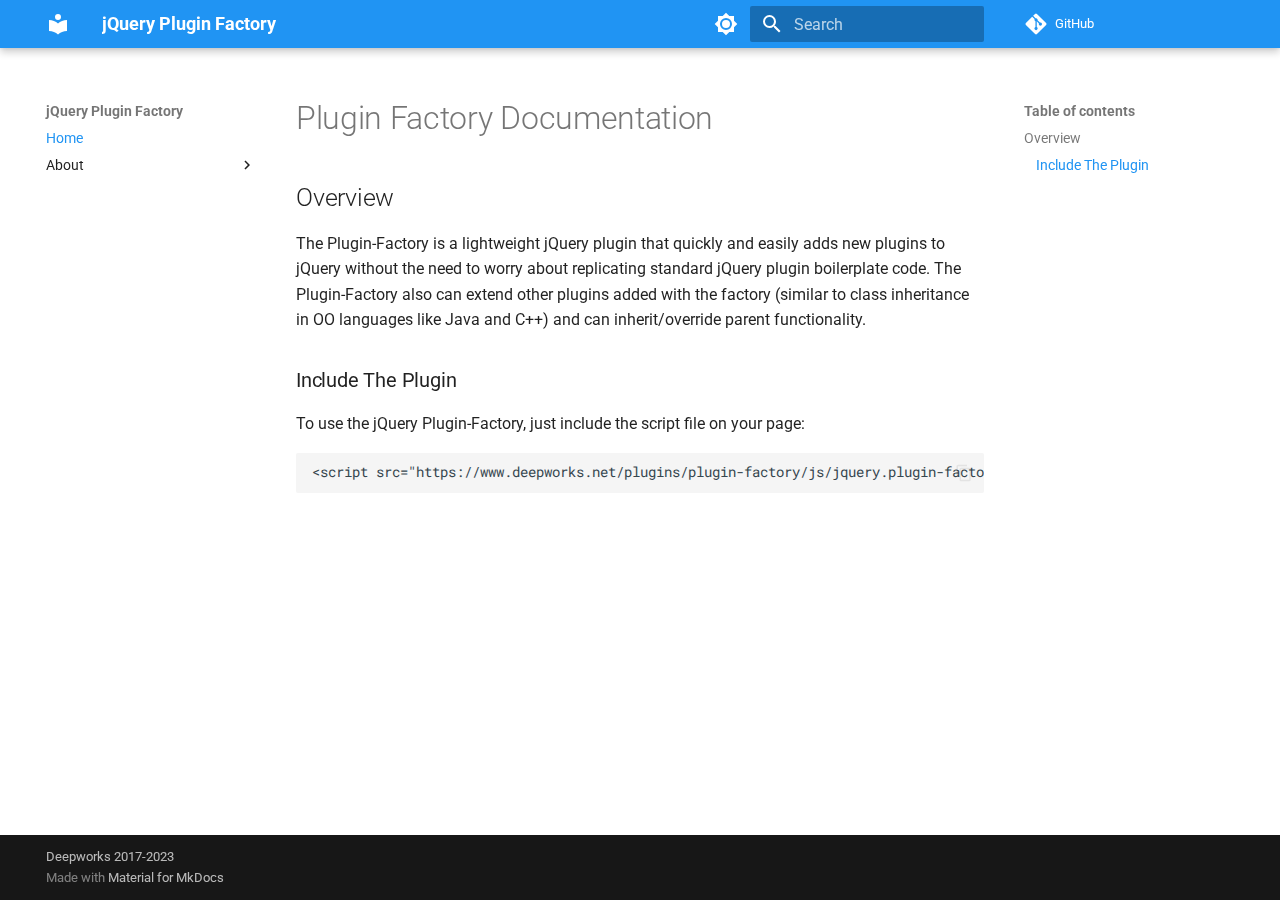
<file: index.html>
<!doctype html>
<html lang="en" class="no-js">
  <head>
    
      <meta charset="utf-8">
      <meta name="viewport" content="width=device-width,initial-scale=1">
      
        <meta name="description" content="The jQuery Plugin Factory plugin allowing for quick creation of jQuery plugins that emulate Object Oriented design principals.">
      
      
        <meta name="author" content="Deepworks">
      
      
      
      
        <link rel="next" href="about/contributing/">
      
      
      <link rel="icon" href="assets/images/favicon.png">
      <meta name="generator" content="mkdocs-1.5.3, mkdocs-material-9.4.8">
    
    
      
        <title>jQuery Plugin Factory</title>
      
    
    
      <link rel="stylesheet" href="assets/stylesheets/main.4b4a2bd9.min.css">
      
        
        <link rel="stylesheet" href="assets/stylesheets/palette.356b1318.min.css">
      
      


    
    
      
    
    
      
        
        
        <link rel="preconnect" href="https://fonts.gstatic.com" crossorigin>
        <link rel="stylesheet" href="https://fonts.googleapis.com/css?family=Roboto:300,300i,400,400i,700,700i%7CRoboto+Mono:400,400i,700,700i&display=fallback">
        <style>:root{--md-text-font:"Roboto";--md-code-font:"Roboto Mono"}</style>
      
    
    
    <script>__md_scope=new URL(".",location),__md_hash=e=>[...e].reduce((e,_)=>(e<<5)-e+_.charCodeAt(0),0),__md_get=(e,_=localStorage,t=__md_scope)=>JSON.parse(_.getItem(t.pathname+"."+e)),__md_set=(e,_,t=localStorage,a=__md_scope)=>{try{t.setItem(a.pathname+"."+e,JSON.stringify(_))}catch(e){}}</script>
    
      

    
    
    
  </head>
  
  
    
    
      
    
    
    
    
    <body dir="ltr" data-md-color-scheme="default" data-md-color-primary="blue" data-md-color-accent="blue">
  
    
    
      <script>var palette=__md_get("__palette");if(palette&&"object"==typeof palette.color)for(var key of Object.keys(palette.color))document.body.setAttribute("data-md-color-"+key,palette.color[key])</script>
    
    <input class="md-toggle" data-md-toggle="drawer" type="checkbox" id="__drawer" autocomplete="off">
    <input class="md-toggle" data-md-toggle="search" type="checkbox" id="__search" autocomplete="off">
    <label class="md-overlay" for="__drawer"></label>
    <div data-md-component="skip">
      
        
        <a href="#plugin-factory-documentation" class="md-skip">
          Skip to content
        </a>
      
    </div>
    <div data-md-component="announce">
      
    </div>
    
      <div data-md-color-scheme="default" data-md-component="outdated" hidden>
        
      </div>
    
    
      

  

<header class="md-header md-header--shadow" data-md-component="header">
  <nav class="md-header__inner md-grid" aria-label="Header">
    <a href="." title="jQuery Plugin Factory" class="md-header__button md-logo" aria-label="jQuery Plugin Factory" data-md-component="logo">
      
  
  <svg xmlns="http://www.w3.org/2000/svg" viewBox="0 0 24 24"><path d="M12 8a3 3 0 0 0 3-3 3 3 0 0 0-3-3 3 3 0 0 0-3 3 3 3 0 0 0 3 3m0 3.54C9.64 9.35 6.5 8 3 8v11c3.5 0 6.64 1.35 9 3.54 2.36-2.19 5.5-3.54 9-3.54V8c-3.5 0-6.64 1.35-9 3.54Z"/></svg>

    </a>
    <label class="md-header__button md-icon" for="__drawer">
      
      <svg xmlns="http://www.w3.org/2000/svg" viewBox="0 0 24 24"><path d="M3 6h18v2H3V6m0 5h18v2H3v-2m0 5h18v2H3v-2Z"/></svg>
    </label>
    <div class="md-header__title" data-md-component="header-title">
      <div class="md-header__ellipsis">
        <div class="md-header__topic">
          <span class="md-ellipsis">
            jQuery Plugin Factory
          </span>
        </div>
        <div class="md-header__topic" data-md-component="header-topic">
          <span class="md-ellipsis">
            
              Home
            
          </span>
        </div>
      </div>
    </div>
    
      
        <form class="md-header__option" data-md-component="palette">
  
    
    
    
    <input class="md-option" data-md-color-media="(prefers-color-scheme: light)" data-md-color-scheme="default" data-md-color-primary="blue" data-md-color-accent="blue"  aria-label="Switch to dark mode"  type="radio" name="__palette" id="__palette_1">
    
      <label class="md-header__button md-icon" title="Switch to dark mode" for="__palette_2" hidden>
        <svg xmlns="http://www.w3.org/2000/svg" viewBox="0 0 24 24"><path d="M12 8a4 4 0 0 0-4 4 4 4 0 0 0 4 4 4 4 0 0 0 4-4 4 4 0 0 0-4-4m0 10a6 6 0 0 1-6-6 6 6 0 0 1 6-6 6 6 0 0 1 6 6 6 6 0 0 1-6 6m8-9.31V4h-4.69L12 .69 8.69 4H4v4.69L.69 12 4 15.31V20h4.69L12 23.31 15.31 20H20v-4.69L23.31 12 20 8.69Z"/></svg>
      </label>
    
  
    
    
    
    <input class="md-option" data-md-color-media="(prefers-color-scheme: dark)" data-md-color-scheme="slate" data-md-color-primary="blue" data-md-color-accent="blue"  aria-label="Switch to light mode"  type="radio" name="__palette" id="__palette_2">
    
      <label class="md-header__button md-icon" title="Switch to light mode" for="__palette_1" hidden>
        <svg xmlns="http://www.w3.org/2000/svg" viewBox="0 0 24 24"><path d="M12 18c-.89 0-1.74-.2-2.5-.55C11.56 16.5 13 14.42 13 12c0-2.42-1.44-4.5-3.5-5.45C10.26 6.2 11.11 6 12 6a6 6 0 0 1 6 6 6 6 0 0 1-6 6m8-9.31V4h-4.69L12 .69 8.69 4H4v4.69L.69 12 4 15.31V20h4.69L12 23.31 15.31 20H20v-4.69L23.31 12 20 8.69Z"/></svg>
      </label>
    
  
</form>
      
    
    
    
      <label class="md-header__button md-icon" for="__search">
        
        <svg xmlns="http://www.w3.org/2000/svg" viewBox="0 0 24 24"><path d="M9.5 3A6.5 6.5 0 0 1 16 9.5c0 1.61-.59 3.09-1.56 4.23l.27.27h.79l5 5-1.5 1.5-5-5v-.79l-.27-.27A6.516 6.516 0 0 1 9.5 16 6.5 6.5 0 0 1 3 9.5 6.5 6.5 0 0 1 9.5 3m0 2C7 5 5 7 5 9.5S7 14 9.5 14 14 12 14 9.5 12 5 9.5 5Z"/></svg>
      </label>
      <div class="md-search" data-md-component="search" role="dialog">
  <label class="md-search__overlay" for="__search"></label>
  <div class="md-search__inner" role="search">
    <form class="md-search__form" name="search">
      <input type="text" class="md-search__input" name="query" aria-label="Search" placeholder="Search" autocapitalize="off" autocorrect="off" autocomplete="off" spellcheck="false" data-md-component="search-query" required>
      <label class="md-search__icon md-icon" for="__search">
        
        <svg xmlns="http://www.w3.org/2000/svg" viewBox="0 0 24 24"><path d="M9.5 3A6.5 6.5 0 0 1 16 9.5c0 1.61-.59 3.09-1.56 4.23l.27.27h.79l5 5-1.5 1.5-5-5v-.79l-.27-.27A6.516 6.516 0 0 1 9.5 16 6.5 6.5 0 0 1 3 9.5 6.5 6.5 0 0 1 9.5 3m0 2C7 5 5 7 5 9.5S7 14 9.5 14 14 12 14 9.5 12 5 9.5 5Z"/></svg>
        
        <svg xmlns="http://www.w3.org/2000/svg" viewBox="0 0 24 24"><path d="M20 11v2H8l5.5 5.5-1.42 1.42L4.16 12l7.92-7.92L13.5 5.5 8 11h12Z"/></svg>
      </label>
      <nav class="md-search__options" aria-label="Search">
        
          <a href="javascript:void(0)" class="md-search__icon md-icon" title="Share" aria-label="Share" data-clipboard data-clipboard-text="" data-md-component="search-share" tabindex="-1">
            
            <svg xmlns="http://www.w3.org/2000/svg" viewBox="0 0 24 24"><path d="M18 16.08c-.76 0-1.44.3-1.96.77L8.91 12.7c.05-.23.09-.46.09-.7 0-.24-.04-.47-.09-.7l7.05-4.11c.54.5 1.25.81 2.04.81a3 3 0 0 0 3-3 3 3 0 0 0-3-3 3 3 0 0 0-3 3c0 .24.04.47.09.7L8.04 9.81C7.5 9.31 6.79 9 6 9a3 3 0 0 0-3 3 3 3 0 0 0 3 3c.79 0 1.5-.31 2.04-.81l7.12 4.15c-.05.21-.08.43-.08.66 0 1.61 1.31 2.91 2.92 2.91 1.61 0 2.92-1.3 2.92-2.91A2.92 2.92 0 0 0 18 16.08Z"/></svg>
          </a>
        
        <button type="reset" class="md-search__icon md-icon" title="Clear" aria-label="Clear" tabindex="-1">
          
          <svg xmlns="http://www.w3.org/2000/svg" viewBox="0 0 24 24"><path d="M19 6.41 17.59 5 12 10.59 6.41 5 5 6.41 10.59 12 5 17.59 6.41 19 12 13.41 17.59 19 19 17.59 13.41 12 19 6.41Z"/></svg>
        </button>
      </nav>
      
        <div class="md-search__suggest" data-md-component="search-suggest"></div>
      
    </form>
    <div class="md-search__output">
      <div class="md-search__scrollwrap" data-md-scrollfix>
        <div class="md-search-result" data-md-component="search-result">
          <div class="md-search-result__meta">
            Initializing search
          </div>
          <ol class="md-search-result__list" role="presentation"></ol>
        </div>
      </div>
    </div>
  </div>
</div>
    
    
      <div class="md-header__source">
        <a href="https://github.com/deepworks-net/plugin-factory" title="Go to repository" class="md-source" data-md-component="source">
  <div class="md-source__icon md-icon">
    
    <svg xmlns="http://www.w3.org/2000/svg" viewBox="0 0 448 512"><!--! Font Awesome Free 6.4.2 by @fontawesome - https://fontawesome.com License - https://fontawesome.com/license/free (Icons: CC BY 4.0, Fonts: SIL OFL 1.1, Code: MIT License) Copyright 2023 Fonticons, Inc.--><path d="M439.55 236.05 244 40.45a28.87 28.87 0 0 0-40.81 0l-40.66 40.63 51.52 51.52c27.06-9.14 52.68 16.77 43.39 43.68l49.66 49.66c34.23-11.8 61.18 31 35.47 56.69-26.49 26.49-70.21-2.87-56-37.34L240.22 199v121.85c25.3 12.54 22.26 41.85 9.08 55a34.34 34.34 0 0 1-48.55 0c-17.57-17.6-11.07-46.91 11.25-56v-123c-20.8-8.51-24.6-30.74-18.64-45L142.57 101 8.45 235.14a28.86 28.86 0 0 0 0 40.81l195.61 195.6a28.86 28.86 0 0 0 40.8 0l194.69-194.69a28.86 28.86 0 0 0 0-40.81z"/></svg>
  </div>
  <div class="md-source__repository">
    GitHub
  </div>
</a>
      </div>
    
  </nav>
  
</header>
    
    <div class="md-container" data-md-component="container">
      
      
        
          
        
      
      <main class="md-main" data-md-component="main">
        <div class="md-main__inner md-grid">
          
            
              
              <div class="md-sidebar md-sidebar--primary" data-md-component="sidebar" data-md-type="navigation" >
                <div class="md-sidebar__scrollwrap">
                  <div class="md-sidebar__inner">
                    



<nav class="md-nav md-nav--primary" aria-label="Navigation" data-md-level="0">
  <label class="md-nav__title" for="__drawer">
    <a href="." title="jQuery Plugin Factory" class="md-nav__button md-logo" aria-label="jQuery Plugin Factory" data-md-component="logo">
      
  
  <svg xmlns="http://www.w3.org/2000/svg" viewBox="0 0 24 24"><path d="M12 8a3 3 0 0 0 3-3 3 3 0 0 0-3-3 3 3 0 0 0-3 3 3 3 0 0 0 3 3m0 3.54C9.64 9.35 6.5 8 3 8v11c3.5 0 6.64 1.35 9 3.54 2.36-2.19 5.5-3.54 9-3.54V8c-3.5 0-6.64 1.35-9 3.54Z"/></svg>

    </a>
    jQuery Plugin Factory
  </label>
  
    <div class="md-nav__source">
      <a href="https://github.com/deepworks-net/plugin-factory" title="Go to repository" class="md-source" data-md-component="source">
  <div class="md-source__icon md-icon">
    
    <svg xmlns="http://www.w3.org/2000/svg" viewBox="0 0 448 512"><!--! Font Awesome Free 6.4.2 by @fontawesome - https://fontawesome.com License - https://fontawesome.com/license/free (Icons: CC BY 4.0, Fonts: SIL OFL 1.1, Code: MIT License) Copyright 2023 Fonticons, Inc.--><path d="M439.55 236.05 244 40.45a28.87 28.87 0 0 0-40.81 0l-40.66 40.63 51.52 51.52c27.06-9.14 52.68 16.77 43.39 43.68l49.66 49.66c34.23-11.8 61.18 31 35.47 56.69-26.49 26.49-70.21-2.87-56-37.34L240.22 199v121.85c25.3 12.54 22.26 41.85 9.08 55a34.34 34.34 0 0 1-48.55 0c-17.57-17.6-11.07-46.91 11.25-56v-123c-20.8-8.51-24.6-30.74-18.64-45L142.57 101 8.45 235.14a28.86 28.86 0 0 0 0 40.81l195.61 195.6a28.86 28.86 0 0 0 40.8 0l194.69-194.69a28.86 28.86 0 0 0 0-40.81z"/></svg>
  </div>
  <div class="md-source__repository">
    GitHub
  </div>
</a>
    </div>
  
  <ul class="md-nav__list" data-md-scrollfix>
    
      
      
  
  
    
  
  
    <li class="md-nav__item md-nav__item--active">
      
      <input class="md-nav__toggle md-toggle" type="checkbox" id="__toc">
      
      
        
      
      
        <label class="md-nav__link md-nav__link--active" for="__toc">
          
  
  <span class="md-ellipsis">
    Home
  </span>
  

          <span class="md-nav__icon md-icon"></span>
        </label>
      
      <a href="." class="md-nav__link md-nav__link--active">
        
  
  <span class="md-ellipsis">
    Home
  </span>
  

      </a>
      
        

<nav class="md-nav md-nav--secondary" aria-label="Table of contents">
  
  
  
    
  
  
    <label class="md-nav__title" for="__toc">
      <span class="md-nav__icon md-icon"></span>
      Table of contents
    </label>
    <ul class="md-nav__list" data-md-component="toc" data-md-scrollfix>
      
        <li class="md-nav__item">
  <a href="#overview" class="md-nav__link">
    Overview
  </a>
  
    <nav class="md-nav" aria-label="Overview">
      <ul class="md-nav__list">
        
          <li class="md-nav__item">
  <a href="#include-the-plugin" class="md-nav__link">
    Include The Plugin
  </a>
  
</li>
        
      </ul>
    </nav>
  
</li>
      
    </ul>
  
</nav>
      
    </li>
  

    
      
      
  
  
  
    
    
      
        
      
        
      
    
    
    
    
    <li class="md-nav__item md-nav__item--nested">
      
        
        
        
        <input class="md-nav__toggle md-toggle " type="checkbox" id="__nav_2" >
        
          
          <label class="md-nav__link" for="__nav_2" id="__nav_2_label" tabindex="0">
            
  
  <span class="md-ellipsis">
    About
  </span>
  

            <span class="md-nav__icon md-icon"></span>
          </label>
        
        <nav class="md-nav" data-md-level="1" aria-labelledby="__nav_2_label" aria-expanded="false">
          <label class="md-nav__title" for="__nav_2">
            <span class="md-nav__icon md-icon"></span>
            About
          </label>
          <ul class="md-nav__list" data-md-scrollfix>
            
              
                
  
  
  
    <li class="md-nav__item">
      <a href="about/contributing/" class="md-nav__link">
        
  
  <span class="md-ellipsis">
    Contributing
  </span>
  

      </a>
    </li>
  

              
            
              
                
  
  
  
    <li class="md-nav__item">
      <a href="about/code-of-conduct/" class="md-nav__link">
        
  
  <span class="md-ellipsis">
    Code of Conduct
  </span>
  

      </a>
    </li>
  

              
            
          </ul>
        </nav>
      
    </li>
  

    
  </ul>
</nav>
                  </div>
                </div>
              </div>
            
            
              
              <div class="md-sidebar md-sidebar--secondary" data-md-component="sidebar" data-md-type="toc" >
                <div class="md-sidebar__scrollwrap">
                  <div class="md-sidebar__inner">
                    

<nav class="md-nav md-nav--secondary" aria-label="Table of contents">
  
  
  
    
  
  
    <label class="md-nav__title" for="__toc">
      <span class="md-nav__icon md-icon"></span>
      Table of contents
    </label>
    <ul class="md-nav__list" data-md-component="toc" data-md-scrollfix>
      
        <li class="md-nav__item">
  <a href="#overview" class="md-nav__link">
    Overview
  </a>
  
    <nav class="md-nav" aria-label="Overview">
      <ul class="md-nav__list">
        
          <li class="md-nav__item">
  <a href="#include-the-plugin" class="md-nav__link">
    Include The Plugin
  </a>
  
</li>
        
      </ul>
    </nav>
  
</li>
      
    </ul>
  
</nav>
                  </div>
                </div>
              </div>
            
          
          
            <div class="md-content" data-md-component="content">
              <article class="md-content__inner md-typeset">
                
                  

  
  


<h1 id="plugin-factory-documentation">Plugin Factory Documentation</h1>
<h2 id="overview">Overview</h2>
<p>The Plugin-Factory is a lightweight jQuery plugin that quickly and easily adds new plugins to jQuery without the need to worry about replicating standard jQuery plugin boilerplate code. The Plugin-Factory also can extend other plugins added with the factory (similar to class inheritance in OO languages like Java and C++) and can inherit/override parent functionality.</p>
<h3 id="include-the-plugin">Include The Plugin</h3>
<p>To use the jQuery Plugin-Factory, just include the script file on your page:</p>
<pre><code class="language-HTML">&lt;script src=&quot;https://www.deepworks.net/plugins/plugin-factory/js/jquery.plugin-factory.min.js&quot; type=&quot;text/javascript&quot;&gt;&lt;/script&gt;
</code></pre>





                
              </article>
            </div>
          
          
  <script>var tabs=__md_get("__tabs");if(Array.isArray(tabs))e:for(var set of document.querySelectorAll(".tabbed-set")){var tab,labels=set.querySelector(".tabbed-labels");for(tab of tabs)for(var label of labels.getElementsByTagName("label"))if(label.innerText.trim()===tab){var input=document.getElementById(label.htmlFor);input.checked=!0;continue e}}</script>

        </div>
        
          <button type="button" class="md-top md-icon" data-md-component="top" hidden>
  
  <svg xmlns="http://www.w3.org/2000/svg" viewBox="0 0 24 24"><path d="M13 20h-2V8l-5.5 5.5-1.42-1.42L12 4.16l7.92 7.92-1.42 1.42L13 8v12Z"/></svg>
  Back to top
</button>
        
      </main>
      
        <footer class="md-footer">
  
  <div class="md-footer-meta md-typeset">
    <div class="md-footer-meta__inner md-grid">
      <div class="md-copyright">
  
    <div class="md-copyright__highlight">
      Deepworks 2017-2023
    </div>
  
  
    Made with
    <a href="https://squidfunk.github.io/mkdocs-material/" target="_blank" rel="noopener">
      Material for MkDocs
    </a>
  
</div>
      
    </div>
  </div>
</footer>
      
    </div>
    <div class="md-dialog" data-md-component="dialog">
      <div class="md-dialog__inner md-typeset"></div>
    </div>
    
    
    <script id="__config" type="application/json">{"base": ".", "features": ["navigation.instant", "navigation.tracking", "navigation.indexes", "navigation.top", "content.code.copy", "content.tabs", "content.tabs.link", "content.code.copy", "search.suggest", "search.highlight", "search.share"], "search": "assets/javascripts/workers/search.f886a092.min.js", "translations": {"clipboard.copied": "Copied to clipboard", "clipboard.copy": "Copy to clipboard", "search.result.more.one": "1 more on this page", "search.result.more.other": "# more on this page", "search.result.none": "No matching documents", "search.result.one": "1 matching document", "search.result.other": "# matching documents", "search.result.placeholder": "Type to start searching", "search.result.term.missing": "Missing", "select.version": "Select version"}, "version": "1.1.0"}</script>
    
    
      <script src="assets/javascripts/bundle.81fa17fe.min.js"></script>
      
    
  </body>
</html>
</file>
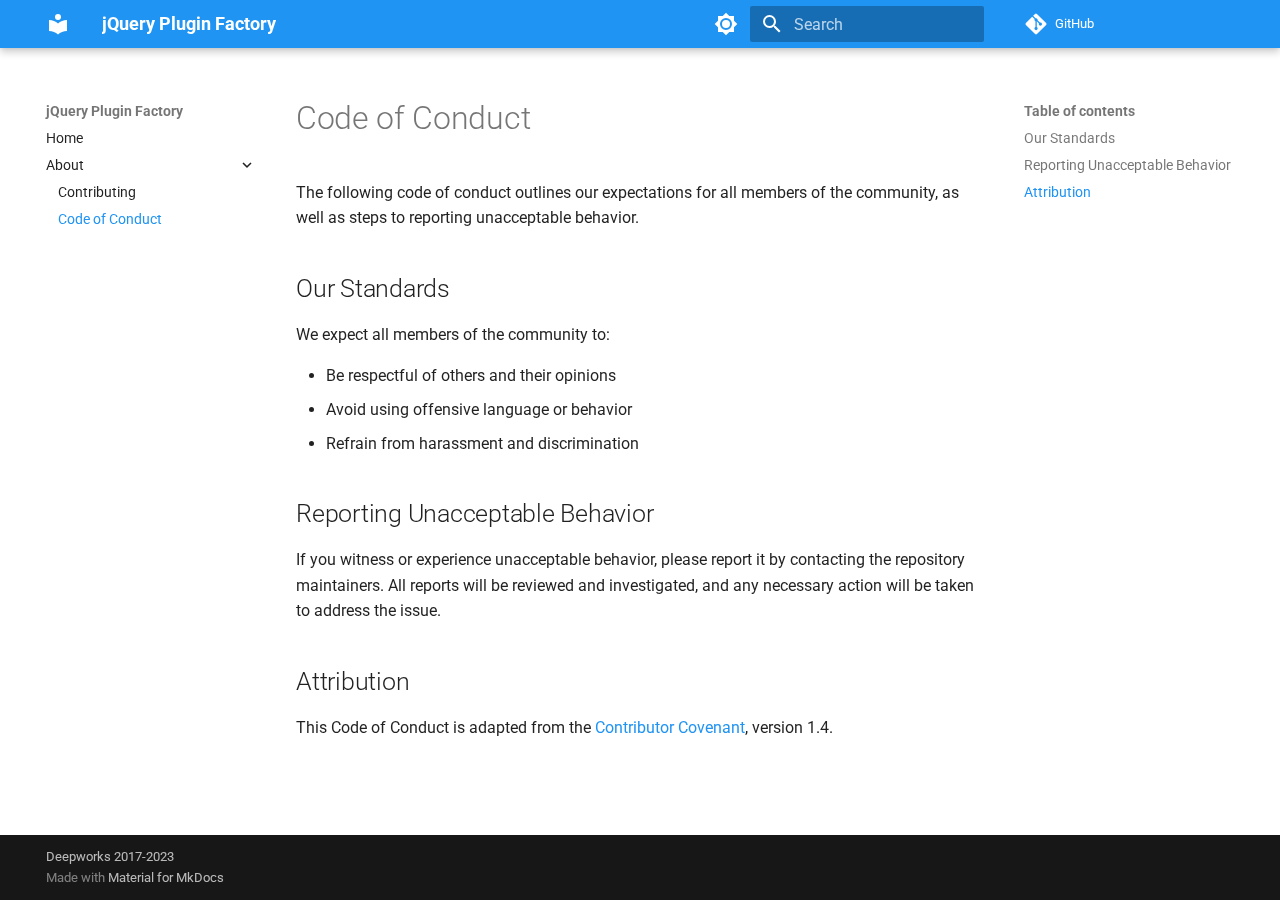
<file: about/code-of-conduct/index.html>
<!doctype html>
<html lang="en" class="no-js">
  <head>
    
      <meta charset="utf-8">
      <meta name="viewport" content="width=device-width,initial-scale=1">
      
        <meta name="description" content="The jQuery Plugin Factory plugin allowing for quick creation of jQuery plugins that emulate Object Oriented design principals.">
      
      
        <meta name="author" content="Deepworks">
      
      
      
        <link rel="prev" href="../contributing/">
      
      
      
      <link rel="icon" href="../../assets/images/favicon.png">
      <meta name="generator" content="mkdocs-1.5.3, mkdocs-material-9.4.8">
    
    
      
        <title>Code of Conduct - jQuery Plugin Factory</title>
      
    
    
      <link rel="stylesheet" href="../../assets/stylesheets/main.4b4a2bd9.min.css">
      
        
        <link rel="stylesheet" href="../../assets/stylesheets/palette.356b1318.min.css">
      
      


    
    
      
    
    
      
        
        
        <link rel="preconnect" href="https://fonts.gstatic.com" crossorigin>
        <link rel="stylesheet" href="https://fonts.googleapis.com/css?family=Roboto:300,300i,400,400i,700,700i%7CRoboto+Mono:400,400i,700,700i&display=fallback">
        <style>:root{--md-text-font:"Roboto";--md-code-font:"Roboto Mono"}</style>
      
    
    
    <script>__md_scope=new URL("../..",location),__md_hash=e=>[...e].reduce((e,_)=>(e<<5)-e+_.charCodeAt(0),0),__md_get=(e,_=localStorage,t=__md_scope)=>JSON.parse(_.getItem(t.pathname+"."+e)),__md_set=(e,_,t=localStorage,a=__md_scope)=>{try{t.setItem(a.pathname+"."+e,JSON.stringify(_))}catch(e){}}</script>
    
      

    
    
    
  </head>
  
  
    
    
      
    
    
    
    
    <body dir="ltr" data-md-color-scheme="default" data-md-color-primary="blue" data-md-color-accent="blue">
  
    
    
      <script>var palette=__md_get("__palette");if(palette&&"object"==typeof palette.color)for(var key of Object.keys(palette.color))document.body.setAttribute("data-md-color-"+key,palette.color[key])</script>
    
    <input class="md-toggle" data-md-toggle="drawer" type="checkbox" id="__drawer" autocomplete="off">
    <input class="md-toggle" data-md-toggle="search" type="checkbox" id="__search" autocomplete="off">
    <label class="md-overlay" for="__drawer"></label>
    <div data-md-component="skip">
      
        
        <a href="#code-of-conduct" class="md-skip">
          Skip to content
        </a>
      
    </div>
    <div data-md-component="announce">
      
    </div>
    
      <div data-md-color-scheme="default" data-md-component="outdated" hidden>
        
      </div>
    
    
      

  

<header class="md-header md-header--shadow" data-md-component="header">
  <nav class="md-header__inner md-grid" aria-label="Header">
    <a href="../.." title="jQuery Plugin Factory" class="md-header__button md-logo" aria-label="jQuery Plugin Factory" data-md-component="logo">
      
  
  <svg xmlns="http://www.w3.org/2000/svg" viewBox="0 0 24 24"><path d="M12 8a3 3 0 0 0 3-3 3 3 0 0 0-3-3 3 3 0 0 0-3 3 3 3 0 0 0 3 3m0 3.54C9.64 9.35 6.5 8 3 8v11c3.5 0 6.64 1.35 9 3.54 2.36-2.19 5.5-3.54 9-3.54V8c-3.5 0-6.64 1.35-9 3.54Z"/></svg>

    </a>
    <label class="md-header__button md-icon" for="__drawer">
      
      <svg xmlns="http://www.w3.org/2000/svg" viewBox="0 0 24 24"><path d="M3 6h18v2H3V6m0 5h18v2H3v-2m0 5h18v2H3v-2Z"/></svg>
    </label>
    <div class="md-header__title" data-md-component="header-title">
      <div class="md-header__ellipsis">
        <div class="md-header__topic">
          <span class="md-ellipsis">
            jQuery Plugin Factory
          </span>
        </div>
        <div class="md-header__topic" data-md-component="header-topic">
          <span class="md-ellipsis">
            
              Code of Conduct
            
          </span>
        </div>
      </div>
    </div>
    
      
        <form class="md-header__option" data-md-component="palette">
  
    
    
    
    <input class="md-option" data-md-color-media="(prefers-color-scheme: light)" data-md-color-scheme="default" data-md-color-primary="blue" data-md-color-accent="blue"  aria-label="Switch to dark mode"  type="radio" name="__palette" id="__palette_1">
    
      <label class="md-header__button md-icon" title="Switch to dark mode" for="__palette_2" hidden>
        <svg xmlns="http://www.w3.org/2000/svg" viewBox="0 0 24 24"><path d="M12 8a4 4 0 0 0-4 4 4 4 0 0 0 4 4 4 4 0 0 0 4-4 4 4 0 0 0-4-4m0 10a6 6 0 0 1-6-6 6 6 0 0 1 6-6 6 6 0 0 1 6 6 6 6 0 0 1-6 6m8-9.31V4h-4.69L12 .69 8.69 4H4v4.69L.69 12 4 15.31V20h4.69L12 23.31 15.31 20H20v-4.69L23.31 12 20 8.69Z"/></svg>
      </label>
    
  
    
    
    
    <input class="md-option" data-md-color-media="(prefers-color-scheme: dark)" data-md-color-scheme="slate" data-md-color-primary="blue" data-md-color-accent="blue"  aria-label="Switch to light mode"  type="radio" name="__palette" id="__palette_2">
    
      <label class="md-header__button md-icon" title="Switch to light mode" for="__palette_1" hidden>
        <svg xmlns="http://www.w3.org/2000/svg" viewBox="0 0 24 24"><path d="M12 18c-.89 0-1.74-.2-2.5-.55C11.56 16.5 13 14.42 13 12c0-2.42-1.44-4.5-3.5-5.45C10.26 6.2 11.11 6 12 6a6 6 0 0 1 6 6 6 6 0 0 1-6 6m8-9.31V4h-4.69L12 .69 8.69 4H4v4.69L.69 12 4 15.31V20h4.69L12 23.31 15.31 20H20v-4.69L23.31 12 20 8.69Z"/></svg>
      </label>
    
  
</form>
      
    
    
    
      <label class="md-header__button md-icon" for="__search">
        
        <svg xmlns="http://www.w3.org/2000/svg" viewBox="0 0 24 24"><path d="M9.5 3A6.5 6.5 0 0 1 16 9.5c0 1.61-.59 3.09-1.56 4.23l.27.27h.79l5 5-1.5 1.5-5-5v-.79l-.27-.27A6.516 6.516 0 0 1 9.5 16 6.5 6.5 0 0 1 3 9.5 6.5 6.5 0 0 1 9.5 3m0 2C7 5 5 7 5 9.5S7 14 9.5 14 14 12 14 9.5 12 5 9.5 5Z"/></svg>
      </label>
      <div class="md-search" data-md-component="search" role="dialog">
  <label class="md-search__overlay" for="__search"></label>
  <div class="md-search__inner" role="search">
    <form class="md-search__form" name="search">
      <input type="text" class="md-search__input" name="query" aria-label="Search" placeholder="Search" autocapitalize="off" autocorrect="off" autocomplete="off" spellcheck="false" data-md-component="search-query" required>
      <label class="md-search__icon md-icon" for="__search">
        
        <svg xmlns="http://www.w3.org/2000/svg" viewBox="0 0 24 24"><path d="M9.5 3A6.5 6.5 0 0 1 16 9.5c0 1.61-.59 3.09-1.56 4.23l.27.27h.79l5 5-1.5 1.5-5-5v-.79l-.27-.27A6.516 6.516 0 0 1 9.5 16 6.5 6.5 0 0 1 3 9.5 6.5 6.5 0 0 1 9.5 3m0 2C7 5 5 7 5 9.5S7 14 9.5 14 14 12 14 9.5 12 5 9.5 5Z"/></svg>
        
        <svg xmlns="http://www.w3.org/2000/svg" viewBox="0 0 24 24"><path d="M20 11v2H8l5.5 5.5-1.42 1.42L4.16 12l7.92-7.92L13.5 5.5 8 11h12Z"/></svg>
      </label>
      <nav class="md-search__options" aria-label="Search">
        
          <a href="javascript:void(0)" class="md-search__icon md-icon" title="Share" aria-label="Share" data-clipboard data-clipboard-text="" data-md-component="search-share" tabindex="-1">
            
            <svg xmlns="http://www.w3.org/2000/svg" viewBox="0 0 24 24"><path d="M18 16.08c-.76 0-1.44.3-1.96.77L8.91 12.7c.05-.23.09-.46.09-.7 0-.24-.04-.47-.09-.7l7.05-4.11c.54.5 1.25.81 2.04.81a3 3 0 0 0 3-3 3 3 0 0 0-3-3 3 3 0 0 0-3 3c0 .24.04.47.09.7L8.04 9.81C7.5 9.31 6.79 9 6 9a3 3 0 0 0-3 3 3 3 0 0 0 3 3c.79 0 1.5-.31 2.04-.81l7.12 4.15c-.05.21-.08.43-.08.66 0 1.61 1.31 2.91 2.92 2.91 1.61 0 2.92-1.3 2.92-2.91A2.92 2.92 0 0 0 18 16.08Z"/></svg>
          </a>
        
        <button type="reset" class="md-search__icon md-icon" title="Clear" aria-label="Clear" tabindex="-1">
          
          <svg xmlns="http://www.w3.org/2000/svg" viewBox="0 0 24 24"><path d="M19 6.41 17.59 5 12 10.59 6.41 5 5 6.41 10.59 12 5 17.59 6.41 19 12 13.41 17.59 19 19 17.59 13.41 12 19 6.41Z"/></svg>
        </button>
      </nav>
      
        <div class="md-search__suggest" data-md-component="search-suggest"></div>
      
    </form>
    <div class="md-search__output">
      <div class="md-search__scrollwrap" data-md-scrollfix>
        <div class="md-search-result" data-md-component="search-result">
          <div class="md-search-result__meta">
            Initializing search
          </div>
          <ol class="md-search-result__list" role="presentation"></ol>
        </div>
      </div>
    </div>
  </div>
</div>
    
    
      <div class="md-header__source">
        <a href="https://github.com/deepworks-net/plugin-factory" title="Go to repository" class="md-source" data-md-component="source">
  <div class="md-source__icon md-icon">
    
    <svg xmlns="http://www.w3.org/2000/svg" viewBox="0 0 448 512"><!--! Font Awesome Free 6.4.2 by @fontawesome - https://fontawesome.com License - https://fontawesome.com/license/free (Icons: CC BY 4.0, Fonts: SIL OFL 1.1, Code: MIT License) Copyright 2023 Fonticons, Inc.--><path d="M439.55 236.05 244 40.45a28.87 28.87 0 0 0-40.81 0l-40.66 40.63 51.52 51.52c27.06-9.14 52.68 16.77 43.39 43.68l49.66 49.66c34.23-11.8 61.18 31 35.47 56.69-26.49 26.49-70.21-2.87-56-37.34L240.22 199v121.85c25.3 12.54 22.26 41.85 9.08 55a34.34 34.34 0 0 1-48.55 0c-17.57-17.6-11.07-46.91 11.25-56v-123c-20.8-8.51-24.6-30.74-18.64-45L142.57 101 8.45 235.14a28.86 28.86 0 0 0 0 40.81l195.61 195.6a28.86 28.86 0 0 0 40.8 0l194.69-194.69a28.86 28.86 0 0 0 0-40.81z"/></svg>
  </div>
  <div class="md-source__repository">
    GitHub
  </div>
</a>
      </div>
    
  </nav>
  
</header>
    
    <div class="md-container" data-md-component="container">
      
      
        
          
        
      
      <main class="md-main" data-md-component="main">
        <div class="md-main__inner md-grid">
          
            
              
              <div class="md-sidebar md-sidebar--primary" data-md-component="sidebar" data-md-type="navigation" >
                <div class="md-sidebar__scrollwrap">
                  <div class="md-sidebar__inner">
                    



<nav class="md-nav md-nav--primary" aria-label="Navigation" data-md-level="0">
  <label class="md-nav__title" for="__drawer">
    <a href="../.." title="jQuery Plugin Factory" class="md-nav__button md-logo" aria-label="jQuery Plugin Factory" data-md-component="logo">
      
  
  <svg xmlns="http://www.w3.org/2000/svg" viewBox="0 0 24 24"><path d="M12 8a3 3 0 0 0 3-3 3 3 0 0 0-3-3 3 3 0 0 0-3 3 3 3 0 0 0 3 3m0 3.54C9.64 9.35 6.5 8 3 8v11c3.5 0 6.64 1.35 9 3.54 2.36-2.19 5.5-3.54 9-3.54V8c-3.5 0-6.64 1.35-9 3.54Z"/></svg>

    </a>
    jQuery Plugin Factory
  </label>
  
    <div class="md-nav__source">
      <a href="https://github.com/deepworks-net/plugin-factory" title="Go to repository" class="md-source" data-md-component="source">
  <div class="md-source__icon md-icon">
    
    <svg xmlns="http://www.w3.org/2000/svg" viewBox="0 0 448 512"><!--! Font Awesome Free 6.4.2 by @fontawesome - https://fontawesome.com License - https://fontawesome.com/license/free (Icons: CC BY 4.0, Fonts: SIL OFL 1.1, Code: MIT License) Copyright 2023 Fonticons, Inc.--><path d="M439.55 236.05 244 40.45a28.87 28.87 0 0 0-40.81 0l-40.66 40.63 51.52 51.52c27.06-9.14 52.68 16.77 43.39 43.68l49.66 49.66c34.23-11.8 61.18 31 35.47 56.69-26.49 26.49-70.21-2.87-56-37.34L240.22 199v121.85c25.3 12.54 22.26 41.85 9.08 55a34.34 34.34 0 0 1-48.55 0c-17.57-17.6-11.07-46.91 11.25-56v-123c-20.8-8.51-24.6-30.74-18.64-45L142.57 101 8.45 235.14a28.86 28.86 0 0 0 0 40.81l195.61 195.6a28.86 28.86 0 0 0 40.8 0l194.69-194.69a28.86 28.86 0 0 0 0-40.81z"/></svg>
  </div>
  <div class="md-source__repository">
    GitHub
  </div>
</a>
    </div>
  
  <ul class="md-nav__list" data-md-scrollfix>
    
      
      
  
  
  
    <li class="md-nav__item">
      <a href="../.." class="md-nav__link">
        
  
  <span class="md-ellipsis">
    Home
  </span>
  

      </a>
    </li>
  

    
      
      
  
  
    
  
  
    
    
      
        
      
        
      
    
    
    
    
    <li class="md-nav__item md-nav__item--active md-nav__item--nested">
      
        
        
        
        <input class="md-nav__toggle md-toggle " type="checkbox" id="__nav_2" checked>
        
          
          <label class="md-nav__link" for="__nav_2" id="__nav_2_label" tabindex="0">
            
  
  <span class="md-ellipsis">
    About
  </span>
  

            <span class="md-nav__icon md-icon"></span>
          </label>
        
        <nav class="md-nav" data-md-level="1" aria-labelledby="__nav_2_label" aria-expanded="true">
          <label class="md-nav__title" for="__nav_2">
            <span class="md-nav__icon md-icon"></span>
            About
          </label>
          <ul class="md-nav__list" data-md-scrollfix>
            
              
                
  
  
  
    <li class="md-nav__item">
      <a href="../contributing/" class="md-nav__link">
        
  
  <span class="md-ellipsis">
    Contributing
  </span>
  

      </a>
    </li>
  

              
            
              
                
  
  
    
  
  
    <li class="md-nav__item md-nav__item--active">
      
      <input class="md-nav__toggle md-toggle" type="checkbox" id="__toc">
      
      
        
      
      
        <label class="md-nav__link md-nav__link--active" for="__toc">
          
  
  <span class="md-ellipsis">
    Code of Conduct
  </span>
  

          <span class="md-nav__icon md-icon"></span>
        </label>
      
      <a href="./" class="md-nav__link md-nav__link--active">
        
  
  <span class="md-ellipsis">
    Code of Conduct
  </span>
  

      </a>
      
        

<nav class="md-nav md-nav--secondary" aria-label="Table of contents">
  
  
  
    
  
  
    <label class="md-nav__title" for="__toc">
      <span class="md-nav__icon md-icon"></span>
      Table of contents
    </label>
    <ul class="md-nav__list" data-md-component="toc" data-md-scrollfix>
      
        <li class="md-nav__item">
  <a href="#our-standards" class="md-nav__link">
    Our Standards
  </a>
  
</li>
      
        <li class="md-nav__item">
  <a href="#reporting-unacceptable-behavior" class="md-nav__link">
    Reporting Unacceptable Behavior
  </a>
  
</li>
      
        <li class="md-nav__item">
  <a href="#attribution" class="md-nav__link">
    Attribution
  </a>
  
</li>
      
    </ul>
  
</nav>
      
    </li>
  

              
            
          </ul>
        </nav>
      
    </li>
  

    
  </ul>
</nav>
                  </div>
                </div>
              </div>
            
            
              
              <div class="md-sidebar md-sidebar--secondary" data-md-component="sidebar" data-md-type="toc" >
                <div class="md-sidebar__scrollwrap">
                  <div class="md-sidebar__inner">
                    

<nav class="md-nav md-nav--secondary" aria-label="Table of contents">
  
  
  
    
  
  
    <label class="md-nav__title" for="__toc">
      <span class="md-nav__icon md-icon"></span>
      Table of contents
    </label>
    <ul class="md-nav__list" data-md-component="toc" data-md-scrollfix>
      
        <li class="md-nav__item">
  <a href="#our-standards" class="md-nav__link">
    Our Standards
  </a>
  
</li>
      
        <li class="md-nav__item">
  <a href="#reporting-unacceptable-behavior" class="md-nav__link">
    Reporting Unacceptable Behavior
  </a>
  
</li>
      
        <li class="md-nav__item">
  <a href="#attribution" class="md-nav__link">
    Attribution
  </a>
  
</li>
      
    </ul>
  
</nav>
                  </div>
                </div>
              </div>
            
          
          
            <div class="md-content" data-md-component="content">
              <article class="md-content__inner md-typeset">
                
                  

  
  


<h1 id="code-of-conduct">Code of Conduct</h1>
<p>The following code of conduct outlines our expectations for all members of the community, as well as steps to reporting unacceptable behavior.</p>
<h2 id="our-standards">Our Standards</h2>
<p>We expect all members of the community to:</p>
<ul>
<li>Be respectful of others and their opinions</li>
<li>Avoid using offensive language or behavior</li>
<li>Refrain from harassment and discrimination</li>
</ul>
<h2 id="reporting-unacceptable-behavior">Reporting Unacceptable Behavior</h2>
<p>If you witness or experience unacceptable behavior, please report it by contacting the repository maintainers. All reports will be reviewed and investigated, and any necessary action will be taken to address the issue.</p>
<h2 id="attribution">Attribution</h2>
<p>This Code of Conduct is adapted from the <a href="https://www.contributor-covenant.org/">Contributor Covenant</a>, version 1.4.</p>





                
              </article>
            </div>
          
          
  <script>var tabs=__md_get("__tabs");if(Array.isArray(tabs))e:for(var set of document.querySelectorAll(".tabbed-set")){var tab,labels=set.querySelector(".tabbed-labels");for(tab of tabs)for(var label of labels.getElementsByTagName("label"))if(label.innerText.trim()===tab){var input=document.getElementById(label.htmlFor);input.checked=!0;continue e}}</script>

        </div>
        
          <button type="button" class="md-top md-icon" data-md-component="top" hidden>
  
  <svg xmlns="http://www.w3.org/2000/svg" viewBox="0 0 24 24"><path d="M13 20h-2V8l-5.5 5.5-1.42-1.42L12 4.16l7.92 7.92-1.42 1.42L13 8v12Z"/></svg>
  Back to top
</button>
        
      </main>
      
        <footer class="md-footer">
  
  <div class="md-footer-meta md-typeset">
    <div class="md-footer-meta__inner md-grid">
      <div class="md-copyright">
  
    <div class="md-copyright__highlight">
      Deepworks 2017-2023
    </div>
  
  
    Made with
    <a href="https://squidfunk.github.io/mkdocs-material/" target="_blank" rel="noopener">
      Material for MkDocs
    </a>
  
</div>
      
    </div>
  </div>
</footer>
      
    </div>
    <div class="md-dialog" data-md-component="dialog">
      <div class="md-dialog__inner md-typeset"></div>
    </div>
    
    
    <script id="__config" type="application/json">{"base": "../..", "features": ["navigation.instant", "navigation.tracking", "navigation.indexes", "navigation.top", "content.code.copy", "content.tabs", "content.tabs.link", "content.code.copy", "search.suggest", "search.highlight", "search.share"], "search": "../../assets/javascripts/workers/search.f886a092.min.js", "translations": {"clipboard.copied": "Copied to clipboard", "clipboard.copy": "Copy to clipboard", "search.result.more.one": "1 more on this page", "search.result.more.other": "# more on this page", "search.result.none": "No matching documents", "search.result.one": "1 matching document", "search.result.other": "# matching documents", "search.result.placeholder": "Type to start searching", "search.result.term.missing": "Missing", "select.version": "Select version"}, "version": "1.1.0"}</script>
    
    
      <script src="../../assets/javascripts/bundle.81fa17fe.min.js"></script>
      
    
  </body>
</html>
</file>
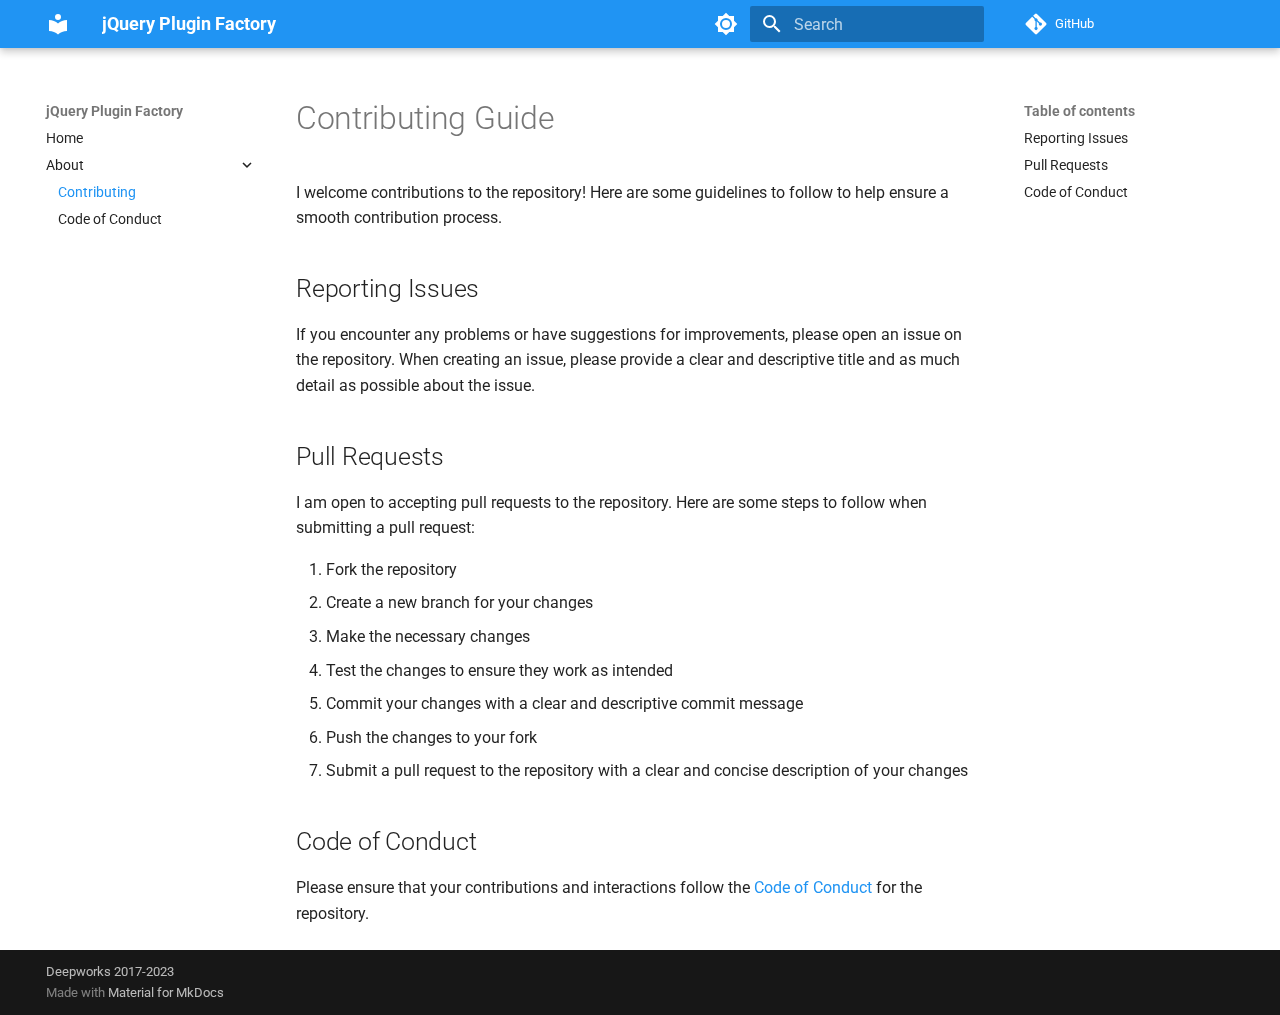
<file: about/contributing/index.html>
<!doctype html>
<html lang="en" class="no-js">
  <head>
    
      <meta charset="utf-8">
      <meta name="viewport" content="width=device-width,initial-scale=1">
      
        <meta name="description" content="The jQuery Plugin Factory plugin allowing for quick creation of jQuery plugins that emulate Object Oriented design principals.">
      
      
        <meta name="author" content="Deepworks">
      
      
      
        <link rel="prev" href="../..">
      
      
        <link rel="next" href="../code-of-conduct/">
      
      
      <link rel="icon" href="../../assets/images/favicon.png">
      <meta name="generator" content="mkdocs-1.5.3, mkdocs-material-9.4.8">
    
    
      
        <title>Contributing - jQuery Plugin Factory</title>
      
    
    
      <link rel="stylesheet" href="../../assets/stylesheets/main.4b4a2bd9.min.css">
      
        
        <link rel="stylesheet" href="../../assets/stylesheets/palette.356b1318.min.css">
      
      


    
    
      
    
    
      
        
        
        <link rel="preconnect" href="https://fonts.gstatic.com" crossorigin>
        <link rel="stylesheet" href="https://fonts.googleapis.com/css?family=Roboto:300,300i,400,400i,700,700i%7CRoboto+Mono:400,400i,700,700i&display=fallback">
        <style>:root{--md-text-font:"Roboto";--md-code-font:"Roboto Mono"}</style>
      
    
    
    <script>__md_scope=new URL("../..",location),__md_hash=e=>[...e].reduce((e,_)=>(e<<5)-e+_.charCodeAt(0),0),__md_get=(e,_=localStorage,t=__md_scope)=>JSON.parse(_.getItem(t.pathname+"."+e)),__md_set=(e,_,t=localStorage,a=__md_scope)=>{try{t.setItem(a.pathname+"."+e,JSON.stringify(_))}catch(e){}}</script>
    
      

    
    
    
  </head>
  
  
    
    
      
    
    
    
    
    <body dir="ltr" data-md-color-scheme="default" data-md-color-primary="blue" data-md-color-accent="blue">
  
    
    
      <script>var palette=__md_get("__palette");if(palette&&"object"==typeof palette.color)for(var key of Object.keys(palette.color))document.body.setAttribute("data-md-color-"+key,palette.color[key])</script>
    
    <input class="md-toggle" data-md-toggle="drawer" type="checkbox" id="__drawer" autocomplete="off">
    <input class="md-toggle" data-md-toggle="search" type="checkbox" id="__search" autocomplete="off">
    <label class="md-overlay" for="__drawer"></label>
    <div data-md-component="skip">
      
        
        <a href="#contributing-guide" class="md-skip">
          Skip to content
        </a>
      
    </div>
    <div data-md-component="announce">
      
    </div>
    
      <div data-md-color-scheme="default" data-md-component="outdated" hidden>
        
      </div>
    
    
      

  

<header class="md-header md-header--shadow" data-md-component="header">
  <nav class="md-header__inner md-grid" aria-label="Header">
    <a href="../.." title="jQuery Plugin Factory" class="md-header__button md-logo" aria-label="jQuery Plugin Factory" data-md-component="logo">
      
  
  <svg xmlns="http://www.w3.org/2000/svg" viewBox="0 0 24 24"><path d="M12 8a3 3 0 0 0 3-3 3 3 0 0 0-3-3 3 3 0 0 0-3 3 3 3 0 0 0 3 3m0 3.54C9.64 9.35 6.5 8 3 8v11c3.5 0 6.64 1.35 9 3.54 2.36-2.19 5.5-3.54 9-3.54V8c-3.5 0-6.64 1.35-9 3.54Z"/></svg>

    </a>
    <label class="md-header__button md-icon" for="__drawer">
      
      <svg xmlns="http://www.w3.org/2000/svg" viewBox="0 0 24 24"><path d="M3 6h18v2H3V6m0 5h18v2H3v-2m0 5h18v2H3v-2Z"/></svg>
    </label>
    <div class="md-header__title" data-md-component="header-title">
      <div class="md-header__ellipsis">
        <div class="md-header__topic">
          <span class="md-ellipsis">
            jQuery Plugin Factory
          </span>
        </div>
        <div class="md-header__topic" data-md-component="header-topic">
          <span class="md-ellipsis">
            
              Contributing
            
          </span>
        </div>
      </div>
    </div>
    
      
        <form class="md-header__option" data-md-component="palette">
  
    
    
    
    <input class="md-option" data-md-color-media="(prefers-color-scheme: light)" data-md-color-scheme="default" data-md-color-primary="blue" data-md-color-accent="blue"  aria-label="Switch to dark mode"  type="radio" name="__palette" id="__palette_1">
    
      <label class="md-header__button md-icon" title="Switch to dark mode" for="__palette_2" hidden>
        <svg xmlns="http://www.w3.org/2000/svg" viewBox="0 0 24 24"><path d="M12 8a4 4 0 0 0-4 4 4 4 0 0 0 4 4 4 4 0 0 0 4-4 4 4 0 0 0-4-4m0 10a6 6 0 0 1-6-6 6 6 0 0 1 6-6 6 6 0 0 1 6 6 6 6 0 0 1-6 6m8-9.31V4h-4.69L12 .69 8.69 4H4v4.69L.69 12 4 15.31V20h4.69L12 23.31 15.31 20H20v-4.69L23.31 12 20 8.69Z"/></svg>
      </label>
    
  
    
    
    
    <input class="md-option" data-md-color-media="(prefers-color-scheme: dark)" data-md-color-scheme="slate" data-md-color-primary="blue" data-md-color-accent="blue"  aria-label="Switch to light mode"  type="radio" name="__palette" id="__palette_2">
    
      <label class="md-header__button md-icon" title="Switch to light mode" for="__palette_1" hidden>
        <svg xmlns="http://www.w3.org/2000/svg" viewBox="0 0 24 24"><path d="M12 18c-.89 0-1.74-.2-2.5-.55C11.56 16.5 13 14.42 13 12c0-2.42-1.44-4.5-3.5-5.45C10.26 6.2 11.11 6 12 6a6 6 0 0 1 6 6 6 6 0 0 1-6 6m8-9.31V4h-4.69L12 .69 8.69 4H4v4.69L.69 12 4 15.31V20h4.69L12 23.31 15.31 20H20v-4.69L23.31 12 20 8.69Z"/></svg>
      </label>
    
  
</form>
      
    
    
    
      <label class="md-header__button md-icon" for="__search">
        
        <svg xmlns="http://www.w3.org/2000/svg" viewBox="0 0 24 24"><path d="M9.5 3A6.5 6.5 0 0 1 16 9.5c0 1.61-.59 3.09-1.56 4.23l.27.27h.79l5 5-1.5 1.5-5-5v-.79l-.27-.27A6.516 6.516 0 0 1 9.5 16 6.5 6.5 0 0 1 3 9.5 6.5 6.5 0 0 1 9.5 3m0 2C7 5 5 7 5 9.5S7 14 9.5 14 14 12 14 9.5 12 5 9.5 5Z"/></svg>
      </label>
      <div class="md-search" data-md-component="search" role="dialog">
  <label class="md-search__overlay" for="__search"></label>
  <div class="md-search__inner" role="search">
    <form class="md-search__form" name="search">
      <input type="text" class="md-search__input" name="query" aria-label="Search" placeholder="Search" autocapitalize="off" autocorrect="off" autocomplete="off" spellcheck="false" data-md-component="search-query" required>
      <label class="md-search__icon md-icon" for="__search">
        
        <svg xmlns="http://www.w3.org/2000/svg" viewBox="0 0 24 24"><path d="M9.5 3A6.5 6.5 0 0 1 16 9.5c0 1.61-.59 3.09-1.56 4.23l.27.27h.79l5 5-1.5 1.5-5-5v-.79l-.27-.27A6.516 6.516 0 0 1 9.5 16 6.5 6.5 0 0 1 3 9.5 6.5 6.5 0 0 1 9.5 3m0 2C7 5 5 7 5 9.5S7 14 9.5 14 14 12 14 9.5 12 5 9.5 5Z"/></svg>
        
        <svg xmlns="http://www.w3.org/2000/svg" viewBox="0 0 24 24"><path d="M20 11v2H8l5.5 5.5-1.42 1.42L4.16 12l7.92-7.92L13.5 5.5 8 11h12Z"/></svg>
      </label>
      <nav class="md-search__options" aria-label="Search">
        
          <a href="javascript:void(0)" class="md-search__icon md-icon" title="Share" aria-label="Share" data-clipboard data-clipboard-text="" data-md-component="search-share" tabindex="-1">
            
            <svg xmlns="http://www.w3.org/2000/svg" viewBox="0 0 24 24"><path d="M18 16.08c-.76 0-1.44.3-1.96.77L8.91 12.7c.05-.23.09-.46.09-.7 0-.24-.04-.47-.09-.7l7.05-4.11c.54.5 1.25.81 2.04.81a3 3 0 0 0 3-3 3 3 0 0 0-3-3 3 3 0 0 0-3 3c0 .24.04.47.09.7L8.04 9.81C7.5 9.31 6.79 9 6 9a3 3 0 0 0-3 3 3 3 0 0 0 3 3c.79 0 1.5-.31 2.04-.81l7.12 4.15c-.05.21-.08.43-.08.66 0 1.61 1.31 2.91 2.92 2.91 1.61 0 2.92-1.3 2.92-2.91A2.92 2.92 0 0 0 18 16.08Z"/></svg>
          </a>
        
        <button type="reset" class="md-search__icon md-icon" title="Clear" aria-label="Clear" tabindex="-1">
          
          <svg xmlns="http://www.w3.org/2000/svg" viewBox="0 0 24 24"><path d="M19 6.41 17.59 5 12 10.59 6.41 5 5 6.41 10.59 12 5 17.59 6.41 19 12 13.41 17.59 19 19 17.59 13.41 12 19 6.41Z"/></svg>
        </button>
      </nav>
      
        <div class="md-search__suggest" data-md-component="search-suggest"></div>
      
    </form>
    <div class="md-search__output">
      <div class="md-search__scrollwrap" data-md-scrollfix>
        <div class="md-search-result" data-md-component="search-result">
          <div class="md-search-result__meta">
            Initializing search
          </div>
          <ol class="md-search-result__list" role="presentation"></ol>
        </div>
      </div>
    </div>
  </div>
</div>
    
    
      <div class="md-header__source">
        <a href="https://github.com/deepworks-net/plugin-factory" title="Go to repository" class="md-source" data-md-component="source">
  <div class="md-source__icon md-icon">
    
    <svg xmlns="http://www.w3.org/2000/svg" viewBox="0 0 448 512"><!--! Font Awesome Free 6.4.2 by @fontawesome - https://fontawesome.com License - https://fontawesome.com/license/free (Icons: CC BY 4.0, Fonts: SIL OFL 1.1, Code: MIT License) Copyright 2023 Fonticons, Inc.--><path d="M439.55 236.05 244 40.45a28.87 28.87 0 0 0-40.81 0l-40.66 40.63 51.52 51.52c27.06-9.14 52.68 16.77 43.39 43.68l49.66 49.66c34.23-11.8 61.18 31 35.47 56.69-26.49 26.49-70.21-2.87-56-37.34L240.22 199v121.85c25.3 12.54 22.26 41.85 9.08 55a34.34 34.34 0 0 1-48.55 0c-17.57-17.6-11.07-46.91 11.25-56v-123c-20.8-8.51-24.6-30.74-18.64-45L142.57 101 8.45 235.14a28.86 28.86 0 0 0 0 40.81l195.61 195.6a28.86 28.86 0 0 0 40.8 0l194.69-194.69a28.86 28.86 0 0 0 0-40.81z"/></svg>
  </div>
  <div class="md-source__repository">
    GitHub
  </div>
</a>
      </div>
    
  </nav>
  
</header>
    
    <div class="md-container" data-md-component="container">
      
      
        
          
        
      
      <main class="md-main" data-md-component="main">
        <div class="md-main__inner md-grid">
          
            
              
              <div class="md-sidebar md-sidebar--primary" data-md-component="sidebar" data-md-type="navigation" >
                <div class="md-sidebar__scrollwrap">
                  <div class="md-sidebar__inner">
                    



<nav class="md-nav md-nav--primary" aria-label="Navigation" data-md-level="0">
  <label class="md-nav__title" for="__drawer">
    <a href="../.." title="jQuery Plugin Factory" class="md-nav__button md-logo" aria-label="jQuery Plugin Factory" data-md-component="logo">
      
  
  <svg xmlns="http://www.w3.org/2000/svg" viewBox="0 0 24 24"><path d="M12 8a3 3 0 0 0 3-3 3 3 0 0 0-3-3 3 3 0 0 0-3 3 3 3 0 0 0 3 3m0 3.54C9.64 9.35 6.5 8 3 8v11c3.5 0 6.64 1.35 9 3.54 2.36-2.19 5.5-3.54 9-3.54V8c-3.5 0-6.64 1.35-9 3.54Z"/></svg>

    </a>
    jQuery Plugin Factory
  </label>
  
    <div class="md-nav__source">
      <a href="https://github.com/deepworks-net/plugin-factory" title="Go to repository" class="md-source" data-md-component="source">
  <div class="md-source__icon md-icon">
    
    <svg xmlns="http://www.w3.org/2000/svg" viewBox="0 0 448 512"><!--! Font Awesome Free 6.4.2 by @fontawesome - https://fontawesome.com License - https://fontawesome.com/license/free (Icons: CC BY 4.0, Fonts: SIL OFL 1.1, Code: MIT License) Copyright 2023 Fonticons, Inc.--><path d="M439.55 236.05 244 40.45a28.87 28.87 0 0 0-40.81 0l-40.66 40.63 51.52 51.52c27.06-9.14 52.68 16.77 43.39 43.68l49.66 49.66c34.23-11.8 61.18 31 35.47 56.69-26.49 26.49-70.21-2.87-56-37.34L240.22 199v121.85c25.3 12.54 22.26 41.85 9.08 55a34.34 34.34 0 0 1-48.55 0c-17.57-17.6-11.07-46.91 11.25-56v-123c-20.8-8.51-24.6-30.74-18.64-45L142.57 101 8.45 235.14a28.86 28.86 0 0 0 0 40.81l195.61 195.6a28.86 28.86 0 0 0 40.8 0l194.69-194.69a28.86 28.86 0 0 0 0-40.81z"/></svg>
  </div>
  <div class="md-source__repository">
    GitHub
  </div>
</a>
    </div>
  
  <ul class="md-nav__list" data-md-scrollfix>
    
      
      
  
  
  
    <li class="md-nav__item">
      <a href="../.." class="md-nav__link">
        
  
  <span class="md-ellipsis">
    Home
  </span>
  

      </a>
    </li>
  

    
      
      
  
  
    
  
  
    
    
      
        
      
        
      
    
    
    
    
    <li class="md-nav__item md-nav__item--active md-nav__item--nested">
      
        
        
        
        <input class="md-nav__toggle md-toggle " type="checkbox" id="__nav_2" checked>
        
          
          <label class="md-nav__link" for="__nav_2" id="__nav_2_label" tabindex="0">
            
  
  <span class="md-ellipsis">
    About
  </span>
  

            <span class="md-nav__icon md-icon"></span>
          </label>
        
        <nav class="md-nav" data-md-level="1" aria-labelledby="__nav_2_label" aria-expanded="true">
          <label class="md-nav__title" for="__nav_2">
            <span class="md-nav__icon md-icon"></span>
            About
          </label>
          <ul class="md-nav__list" data-md-scrollfix>
            
              
                
  
  
    
  
  
    <li class="md-nav__item md-nav__item--active">
      
      <input class="md-nav__toggle md-toggle" type="checkbox" id="__toc">
      
      
        
      
      
        <label class="md-nav__link md-nav__link--active" for="__toc">
          
  
  <span class="md-ellipsis">
    Contributing
  </span>
  

          <span class="md-nav__icon md-icon"></span>
        </label>
      
      <a href="./" class="md-nav__link md-nav__link--active">
        
  
  <span class="md-ellipsis">
    Contributing
  </span>
  

      </a>
      
        

<nav class="md-nav md-nav--secondary" aria-label="Table of contents">
  
  
  
    
  
  
    <label class="md-nav__title" for="__toc">
      <span class="md-nav__icon md-icon"></span>
      Table of contents
    </label>
    <ul class="md-nav__list" data-md-component="toc" data-md-scrollfix>
      
        <li class="md-nav__item">
  <a href="#reporting-issues" class="md-nav__link">
    Reporting Issues
  </a>
  
</li>
      
        <li class="md-nav__item">
  <a href="#pull-requests" class="md-nav__link">
    Pull Requests
  </a>
  
</li>
      
        <li class="md-nav__item">
  <a href="#code-of-conduct" class="md-nav__link">
    Code of Conduct
  </a>
  
</li>
      
    </ul>
  
</nav>
      
    </li>
  

              
            
              
                
  
  
  
    <li class="md-nav__item">
      <a href="../code-of-conduct/" class="md-nav__link">
        
  
  <span class="md-ellipsis">
    Code of Conduct
  </span>
  

      </a>
    </li>
  

              
            
          </ul>
        </nav>
      
    </li>
  

    
  </ul>
</nav>
                  </div>
                </div>
              </div>
            
            
              
              <div class="md-sidebar md-sidebar--secondary" data-md-component="sidebar" data-md-type="toc" >
                <div class="md-sidebar__scrollwrap">
                  <div class="md-sidebar__inner">
                    

<nav class="md-nav md-nav--secondary" aria-label="Table of contents">
  
  
  
    
  
  
    <label class="md-nav__title" for="__toc">
      <span class="md-nav__icon md-icon"></span>
      Table of contents
    </label>
    <ul class="md-nav__list" data-md-component="toc" data-md-scrollfix>
      
        <li class="md-nav__item">
  <a href="#reporting-issues" class="md-nav__link">
    Reporting Issues
  </a>
  
</li>
      
        <li class="md-nav__item">
  <a href="#pull-requests" class="md-nav__link">
    Pull Requests
  </a>
  
</li>
      
        <li class="md-nav__item">
  <a href="#code-of-conduct" class="md-nav__link">
    Code of Conduct
  </a>
  
</li>
      
    </ul>
  
</nav>
                  </div>
                </div>
              </div>
            
          
          
            <div class="md-content" data-md-component="content">
              <article class="md-content__inner md-typeset">
                
                  

  
  


<h1 id="contributing-guide">Contributing Guide</h1>
<p>I welcome contributions to the repository! Here are some guidelines to follow to help ensure a smooth contribution process.</p>
<h2 id="reporting-issues">Reporting Issues</h2>
<p>If you encounter any problems or have suggestions for improvements, please open an issue on the repository. When creating an issue, please provide a clear and descriptive title and as much detail as possible about the issue.</p>
<h2 id="pull-requests">Pull Requests</h2>
<p>I am open to accepting pull requests to the repository. Here are some steps to follow when submitting a pull request:</p>
<ol>
<li>Fork the repository</li>
<li>Create a new branch for your changes</li>
<li>Make the necessary changes</li>
<li>Test the changes to ensure they work as intended</li>
<li>Commit your changes with a clear and descriptive commit message</li>
<li>Push the changes to your fork</li>
<li>Submit a pull request to the repository with a clear and concise description of your changes</li>
</ol>
<h2 id="code-of-conduct">Code of Conduct</h2>
<p>Please ensure that your contributions and interactions follow the <a href="../code-of-conduct/">Code of Conduct</a> for the repository.</p>





                
              </article>
            </div>
          
          
  <script>var tabs=__md_get("__tabs");if(Array.isArray(tabs))e:for(var set of document.querySelectorAll(".tabbed-set")){var tab,labels=set.querySelector(".tabbed-labels");for(tab of tabs)for(var label of labels.getElementsByTagName("label"))if(label.innerText.trim()===tab){var input=document.getElementById(label.htmlFor);input.checked=!0;continue e}}</script>

        </div>
        
          <button type="button" class="md-top md-icon" data-md-component="top" hidden>
  
  <svg xmlns="http://www.w3.org/2000/svg" viewBox="0 0 24 24"><path d="M13 20h-2V8l-5.5 5.5-1.42-1.42L12 4.16l7.92 7.92-1.42 1.42L13 8v12Z"/></svg>
  Back to top
</button>
        
      </main>
      
        <footer class="md-footer">
  
  <div class="md-footer-meta md-typeset">
    <div class="md-footer-meta__inner md-grid">
      <div class="md-copyright">
  
    <div class="md-copyright__highlight">
      Deepworks 2017-2023
    </div>
  
  
    Made with
    <a href="https://squidfunk.github.io/mkdocs-material/" target="_blank" rel="noopener">
      Material for MkDocs
    </a>
  
</div>
      
    </div>
  </div>
</footer>
      
    </div>
    <div class="md-dialog" data-md-component="dialog">
      <div class="md-dialog__inner md-typeset"></div>
    </div>
    
    
    <script id="__config" type="application/json">{"base": "../..", "features": ["navigation.instant", "navigation.tracking", "navigation.indexes", "navigation.top", "content.code.copy", "content.tabs", "content.tabs.link", "content.code.copy", "search.suggest", "search.highlight", "search.share"], "search": "../../assets/javascripts/workers/search.f886a092.min.js", "translations": {"clipboard.copied": "Copied to clipboard", "clipboard.copy": "Copy to clipboard", "search.result.more.one": "1 more on this page", "search.result.more.other": "# more on this page", "search.result.none": "No matching documents", "search.result.one": "1 matching document", "search.result.other": "# matching documents", "search.result.placeholder": "Type to start searching", "search.result.term.missing": "Missing", "select.version": "Select version"}, "version": "1.1.0"}</script>
    
    
      <script src="../../assets/javascripts/bundle.81fa17fe.min.js"></script>
      
    
  </body>
</html>
</file>
<file: assets/stylesheets/main.4b4a2bd9.min.css>
@charset "UTF-8";html{-webkit-text-size-adjust:none;-moz-text-size-adjust:none;text-size-adjust:none;box-sizing:border-box}*,:after,:before{box-sizing:inherit}@media (prefers-reduced-motion){*,:after,:before{transition:none!important}}body{margin:0}a,button,input,label{-webkit-tap-highlight-color:transparent}a{color:inherit;text-decoration:none}hr{border:0;box-sizing:initial;display:block;height:.05rem;overflow:visible;padding:0}small{font-size:80%}sub,sup{line-height:1em}img{border-style:none}table{border-collapse:initial;border-spacing:0}td,th{font-weight:400;vertical-align:top}button{background:#0000;border:0;font-family:inherit;font-size:inherit;margin:0;padding:0}input{border:0;outline:none}:root{--md-primary-fg-color:#4051b5;--md-primary-fg-color--light:#5d6cc0;--md-primary-fg-color--dark:#303fa1;--md-primary-bg-color:#fff;--md-primary-bg-color--light:#ffffffb3;--md-accent-fg-color:#526cfe;--md-accent-fg-color--transparent:#526cfe1a;--md-accent-bg-color:#fff;--md-accent-bg-color--light:#ffffffb3}[data-md-color-scheme=default]{color-scheme:light}[data-md-color-scheme=default] img[src$="#gh-dark-mode-only"],[data-md-color-scheme=default] img[src$="#only-dark"]{display:none}:root,[data-md-color-scheme=default]{--md-hue:225deg;--md-default-fg-color:#000000de;--md-default-fg-color--light:#0000008a;--md-default-fg-color--lighter:#00000052;--md-default-fg-color--lightest:#00000012;--md-default-bg-color:#fff;--md-default-bg-color--light:#ffffffb3;--md-default-bg-color--lighter:#ffffff4d;--md-default-bg-color--lightest:#ffffff1f;--md-code-fg-color:#36464e;--md-code-bg-color:#f5f5f5;--md-code-hl-color:#4287ff;--md-code-hl-color--light:#4287ff1a;--md-code-hl-number-color:#d52a2a;--md-code-hl-special-color:#db1457;--md-code-hl-function-color:#a846b9;--md-code-hl-constant-color:#6e59d9;--md-code-hl-keyword-color:#3f6ec6;--md-code-hl-string-color:#1c7d4d;--md-code-hl-name-color:var(--md-code-fg-color);--md-code-hl-operator-color:var(--md-default-fg-color--light);--md-code-hl-punctuation-color:var(--md-default-fg-color--light);--md-code-hl-comment-color:var(--md-default-fg-color--light);--md-code-hl-generic-color:var(--md-default-fg-color--light);--md-code-hl-variable-color:var(--md-default-fg-color--light);--md-typeset-color:var(--md-default-fg-color);--md-typeset-a-color:var(--md-primary-fg-color);--md-typeset-del-color:#f5503d26;--md-typeset-ins-color:#0bd57026;--md-typeset-kbd-color:#fafafa;--md-typeset-kbd-accent-color:#fff;--md-typeset-kbd-border-color:#b8b8b8;--md-typeset-mark-color:#ffff0080;--md-typeset-table-color:#0000001f;--md-typeset-table-color--light:rgba(0,0,0,.035);--md-admonition-fg-color:var(--md-default-fg-color);--md-admonition-bg-color:var(--md-default-bg-color);--md-warning-fg-color:#000000de;--md-warning-bg-color:#ff9;--md-footer-fg-color:#fff;--md-footer-fg-color--light:#ffffffb3;--md-footer-fg-color--lighter:#ffffff73;--md-footer-bg-color:#000000de;--md-footer-bg-color--dark:#00000052;--md-shadow-z1:0 0.2rem 0.5rem #0000000d,0 0 0.05rem #0000001a;--md-shadow-z2:0 0.2rem 0.5rem #0000001a,0 0 0.05rem #00000040;--md-shadow-z3:0 0.2rem 0.5rem #0003,0 0 0.05rem #00000059}.md-icon svg{fill:currentcolor;display:block;height:1.2rem;width:1.2rem}body{-webkit-font-smoothing:antialiased;-moz-osx-font-smoothing:grayscale;--md-text-font-family:var(--md-text-font,_),-apple-system,BlinkMacSystemFont,Helvetica,Arial,sans-serif;--md-code-font-family:var(--md-code-font,_),SFMono-Regular,Consolas,Menlo,monospace}aside,body,input{font-feature-settings:"kern","liga";color:var(--md-typeset-color);font-family:var(--md-text-font-family)}code,kbd,pre{font-feature-settings:"kern";font-family:var(--md-code-font-family)}:root{--md-typeset-table-sort-icon:url('data:image/svg+xml;charset=utf-8,<svg xmlns="http://www.w3.org/2000/svg" viewBox="0 0 24 24"><path d="m18 21-4-4h3V7h-3l4-4 4 4h-3v10h3M2 19v-2h10v2M2 13v-2h7v2M2 7V5h4v2H2Z"/></svg>');--md-typeset-table-sort-icon--asc:url('data:image/svg+xml;charset=utf-8,<svg xmlns="http://www.w3.org/2000/svg" viewBox="0 0 24 24"><path d="M19 17h3l-4 4-4-4h3V3h2M2 17h10v2H2M6 5v2H2V5m0 6h7v2H2v-2Z"/></svg>');--md-typeset-table-sort-icon--desc:url('data:image/svg+xml;charset=utf-8,<svg xmlns="http://www.w3.org/2000/svg" viewBox="0 0 24 24"><path d="M19 7h3l-4-4-4 4h3v14h2M2 17h10v2H2M6 5v2H2V5m0 6h7v2H2v-2Z"/></svg>')}.md-typeset{-webkit-print-color-adjust:exact;color-adjust:exact;font-size:.8rem;line-height:1.6}@media print{.md-typeset{font-size:.68rem}}.md-typeset blockquote,.md-typeset dl,.md-typeset figure,.md-typeset ol,.md-typeset pre,.md-typeset ul{margin-bottom:1em;margin-top:1em}.md-typeset h1{color:var(--md-default-fg-color--light);font-size:2em;line-height:1.3;margin:0 0 1.25em}.md-typeset h1,.md-typeset h2{font-weight:300;letter-spacing:-.01em}.md-typeset h2{font-size:1.5625em;line-height:1.4;margin:1.6em 0 .64em}.md-typeset h3{font-size:1.25em;font-weight:400;letter-spacing:-.01em;line-height:1.5;margin:1.6em 0 .8em}.md-typeset h2+h3{margin-top:.8em}.md-typeset h4{font-weight:700;letter-spacing:-.01em;margin:1em 0}.md-typeset h5,.md-typeset h6{color:var(--md-default-fg-color--light);font-size:.8em;font-weight:700;letter-spacing:-.01em;margin:1.25em 0}.md-typeset h5{text-transform:uppercase}.md-typeset hr{border-bottom:.05rem solid var(--md-default-fg-color--lightest);display:flow-root;margin:1.5em 0}.md-typeset a{color:var(--md-typeset-a-color);word-break:break-word}.md-typeset a,.md-typeset a:before{transition:color 125ms}.md-typeset a:focus,.md-typeset a:hover{color:var(--md-accent-fg-color)}.md-typeset a:focus code,.md-typeset a:hover code{background-color:var(--md-accent-fg-color--transparent)}.md-typeset a code{color:currentcolor;transition:background-color 125ms}.md-typeset a.focus-visible{outline-color:var(--md-accent-fg-color);outline-offset:.2rem}.md-typeset code,.md-typeset kbd,.md-typeset pre{color:var(--md-code-fg-color);direction:ltr;font-variant-ligatures:none}@media print{.md-typeset code,.md-typeset kbd,.md-typeset pre{white-space:pre-wrap}}.md-typeset code{background-color:var(--md-code-bg-color);border-radius:.1rem;-webkit-box-decoration-break:clone;box-decoration-break:clone;font-size:.85em;padding:0 .2941176471em;word-break:break-word}.md-typeset code:not(.focus-visible){-webkit-tap-highlight-color:transparent;outline:none}.md-typeset pre{display:flow-root;line-height:1.4;position:relative}.md-typeset pre>code{-webkit-box-decoration-break:slice;box-decoration-break:slice;box-shadow:none;display:block;margin:0;outline-color:var(--md-accent-fg-color);overflow:auto;padding:.7720588235em 1.1764705882em;scrollbar-color:var(--md-default-fg-color--lighter) #0000;scrollbar-width:thin;touch-action:auto;word-break:normal}.md-typeset pre>code:hover{scrollbar-color:var(--md-accent-fg-color) #0000}.md-typeset pre>code::-webkit-scrollbar{height:.2rem;width:.2rem}.md-typeset pre>code::-webkit-scrollbar-thumb{background-color:var(--md-default-fg-color--lighter)}.md-typeset pre>code::-webkit-scrollbar-thumb:hover{background-color:var(--md-accent-fg-color)}.md-typeset kbd{background-color:var(--md-typeset-kbd-color);border-radius:.1rem;box-shadow:0 .1rem 0 .05rem var(--md-typeset-kbd-border-color),0 .1rem 0 var(--md-typeset-kbd-border-color),0 -.1rem .2rem var(--md-typeset-kbd-accent-color) inset;color:var(--md-default-fg-color);display:inline-block;font-size:.75em;padding:0 .6666666667em;vertical-align:text-top;word-break:break-word}.md-typeset mark{background-color:var(--md-typeset-mark-color);-webkit-box-decoration-break:clone;box-decoration-break:clone;color:inherit;word-break:break-word}.md-typeset abbr{border-bottom:.05rem dotted var(--md-default-fg-color--light);cursor:help;text-decoration:none}@media (hover:none){.md-typeset abbr[title]:focus:after,.md-typeset abbr[title]:hover:after{background-color:var(--md-default-fg-color);border-radius:.1rem;box-shadow:var(--md-shadow-z3);color:var(--md-default-bg-color);content:attr(title);font-size:.7rem;left:.8rem;margin-top:2em;padding:.2rem .3rem;position:absolute;right:.8rem}}.md-typeset small{opacity:.75}[dir=ltr] .md-typeset sub,[dir=ltr] .md-typeset sup{margin-left:.078125em}[dir=rtl] .md-typeset sub,[dir=rtl] .md-typeset sup{margin-right:.078125em}[dir=ltr] .md-typeset blockquote{padding-left:.6rem}[dir=rtl] .md-typeset blockquote{padding-right:.6rem}[dir=ltr] .md-typeset blockquote{border-left:.2rem solid var(--md-default-fg-color--lighter)}[dir=rtl] .md-typeset blockquote{border-right:.2rem solid var(--md-default-fg-color--lighter)}.md-typeset blockquote{color:var(--md-default-fg-color--light);margin-left:0;margin-right:0}.md-typeset ul{list-style-type:disc}[dir=ltr] .md-typeset ol,[dir=ltr] .md-typeset ul{margin-left:.625em}[dir=rtl] .md-typeset ol,[dir=rtl] .md-typeset ul{margin-right:.625em}.md-typeset ol,.md-typeset ul{padding:0}.md-typeset ol:not([hidden]),.md-typeset ul:not([hidden]){display:flow-root}.md-typeset ol ol,.md-typeset ul ol{list-style-type:lower-alpha}.md-typeset ol ol ol,.md-typeset ul ol ol{list-style-type:lower-roman}[dir=ltr] .md-typeset ol li,[dir=ltr] .md-typeset ul li{margin-left:1.25em}[dir=rtl] .md-typeset ol li,[dir=rtl] .md-typeset ul li{margin-right:1.25em}.md-typeset ol li,.md-typeset ul li{margin-bottom:.5em}.md-typeset ol li blockquote,.md-typeset ol li p,.md-typeset ul li blockquote,.md-typeset ul li p{margin:.5em 0}.md-typeset ol li:last-child,.md-typeset ul li:last-child{margin-bottom:0}[dir=ltr] .md-typeset ol li ol,[dir=ltr] .md-typeset ol li ul,[dir=ltr] .md-typeset ul li ol,[dir=ltr] .md-typeset ul li ul{margin-left:.625em}[dir=rtl] .md-typeset ol li ol,[dir=rtl] .md-typeset ol li ul,[dir=rtl] .md-typeset ul li ol,[dir=rtl] .md-typeset ul li ul{margin-right:.625em}.md-typeset ol li ol,.md-typeset ol li ul,.md-typeset ul li ol,.md-typeset ul li ul{margin-bottom:.5em;margin-top:.5em}[dir=ltr] .md-typeset dd{margin-left:1.875em}[dir=rtl] .md-typeset dd{margin-right:1.875em}.md-typeset dd{margin-bottom:1.5em;margin-top:1em}.md-typeset img,.md-typeset svg,.md-typeset video{height:auto;max-width:100%}.md-typeset img[align=left]{margin:1em 1em 1em 0}.md-typeset img[align=right]{margin:1em 0 1em 1em}.md-typeset img[align]:only-child{margin-top:0}.md-typeset figure{display:flow-root;margin:1em auto;max-width:100%;text-align:center;width:-webkit-fit-content;width:-moz-fit-content;width:fit-content}.md-typeset figure img{display:block}.md-typeset figcaption{font-style:italic;margin:1em auto;max-width:24rem}.md-typeset iframe{max-width:100%}.md-typeset table:not([class]){background-color:var(--md-default-bg-color);border:.05rem solid var(--md-typeset-table-color);border-radius:.1rem;display:inline-block;font-size:.64rem;max-width:100%;overflow:auto;touch-action:auto}@media print{.md-typeset table:not([class]){display:table}}.md-typeset table:not([class])+*{margin-top:1.5em}.md-typeset table:not([class]) td>:first-child,.md-typeset table:not([class]) th>:first-child{margin-top:0}.md-typeset table:not([class]) td>:last-child,.md-typeset table:not([class]) th>:last-child{margin-bottom:0}.md-typeset table:not([class]) td:not([align]),.md-typeset table:not([class]) th:not([align]){text-align:left}[dir=rtl] .md-typeset table:not([class]) td:not([align]),[dir=rtl] .md-typeset table:not([class]) th:not([align]){text-align:right}.md-typeset table:not([class]) th{font-weight:700;min-width:5rem;padding:.9375em 1.25em;vertical-align:top}.md-typeset table:not([class]) td{border-top:.05rem solid var(--md-typeset-table-color);padding:.9375em 1.25em;vertical-align:top}.md-typeset table:not([class]) tbody tr{transition:background-color 125ms}.md-typeset table:not([class]) tbody tr:hover{background-color:var(--md-typeset-table-color--light);box-shadow:0 .05rem 0 var(--md-default-bg-color) inset}.md-typeset table:not([class]) a{word-break:normal}.md-typeset table th[role=columnheader]{cursor:pointer}[dir=ltr] .md-typeset table th[role=columnheader]:after{margin-left:.5em}[dir=rtl] .md-typeset table th[role=columnheader]:after{margin-right:.5em}.md-typeset table th[role=columnheader]:after{content:"";display:inline-block;height:1.2em;-webkit-mask-image:var(--md-typeset-table-sort-icon);mask-image:var(--md-typeset-table-sort-icon);-webkit-mask-repeat:no-repeat;mask-repeat:no-repeat;-webkit-mask-size:contain;mask-size:contain;transition:background-color 125ms;vertical-align:text-bottom;width:1.2em}.md-typeset table th[role=columnheader]:hover:after{background-color:var(--md-default-fg-color--lighter)}.md-typeset table th[role=columnheader][aria-sort=ascending]:after{background-color:var(--md-default-fg-color--light);-webkit-mask-image:var(--md-typeset-table-sort-icon--asc);mask-image:var(--md-typeset-table-sort-icon--asc)}.md-typeset table th[role=columnheader][aria-sort=descending]:after{background-color:var(--md-default-fg-color--light);-webkit-mask-image:var(--md-typeset-table-sort-icon--desc);mask-image:var(--md-typeset-table-sort-icon--desc)}.md-typeset__scrollwrap{margin:1em -.8rem;overflow-x:auto;touch-action:auto}.md-typeset__table{display:inline-block;margin-bottom:.5em;padding:0 .8rem}@media print{.md-typeset__table{display:block}}html .md-typeset__table table{display:table;margin:0;overflow:hidden;width:100%}@media screen and (max-width:44.984375em){.md-content__inner>pre{margin:1em -.8rem}.md-content__inner>pre code{border-radius:0}}.md-typeset .md-author{display:block;flex-shrink:0;height:1.6rem;overflow:hidden;position:relative;transition:color 125ms,transform 125ms;width:1.6rem}.md-typeset .md-author img{border-radius:100%;display:block}.md-typeset .md-author--more{background:var(--md-default-fg-color--lightest);color:var(--md-default-fg-color--lighter);font-size:.6rem;font-weight:700;line-height:1.6rem;text-align:center}.md-typeset .md-author--long{height:2.4rem;width:2.4rem}.md-typeset a.md-author{transform:scale(1)}.md-typeset a.md-author img{filter:grayscale(100%) opacity(75%);transition:filter 125ms}.md-typeset a.md-author:focus,.md-typeset a.md-author:hover{transform:scale(1.1);z-index:1}.md-typeset a.md-author:focus img,.md-typeset a.md-author:hover img{filter:grayscale(0)}.md-banner{background-color:var(--md-footer-bg-color);color:var(--md-footer-fg-color);overflow:auto}@media print{.md-banner{display:none}}.md-banner--warning{background-color:var(--md-warning-bg-color);color:var(--md-warning-fg-color)}.md-banner__inner{font-size:.7rem;margin:.6rem auto;padding:0 .8rem}[dir=ltr] .md-banner__button{float:right}[dir=rtl] .md-banner__button{float:left}.md-banner__button{color:inherit;cursor:pointer;transition:opacity .25s}.no-js .md-banner__button{display:none}.md-banner__button:hover{opacity:.7}html{font-size:125%;height:100%;overflow-x:hidden}@media screen and (min-width:100em){html{font-size:137.5%}}@media screen and (min-width:125em){html{font-size:150%}}body{background-color:var(--md-default-bg-color);display:flex;flex-direction:column;font-size:.5rem;min-height:100%;position:relative;width:100%}@media print{body{display:block}}@media screen and (max-width:59.984375em){body[data-md-scrolllock]{position:fixed}}.md-grid{margin-left:auto;margin-right:auto;max-width:61rem}.md-container{display:flex;flex-direction:column;flex-grow:1}@media print{.md-container{display:block}}.md-main{flex-grow:1}.md-main__inner{display:flex;height:100%;margin-top:1.5rem}.md-ellipsis{overflow:hidden;text-overflow:ellipsis}.md-toggle{display:none}.md-option{height:0;opacity:0;position:absolute;width:0}.md-option:checked+label:not([hidden]){display:block}.md-option.focus-visible+label{outline-color:var(--md-accent-fg-color);outline-style:auto}.md-skip{background-color:var(--md-default-fg-color);border-radius:.1rem;color:var(--md-default-bg-color);font-size:.64rem;margin:.5rem;opacity:0;outline-color:var(--md-accent-fg-color);padding:.3rem .5rem;position:fixed;transform:translateY(.4rem);z-index:-1}.md-skip:focus{opacity:1;transform:translateY(0);transition:transform .25s cubic-bezier(.4,0,.2,1),opacity 175ms 75ms;z-index:10}@page{margin:25mm}:root{--md-clipboard-icon:url('data:image/svg+xml;charset=utf-8,<svg xmlns="http://www.w3.org/2000/svg" viewBox="0 0 24 24"><path d="M19 21H8V7h11m0-2H8a2 2 0 0 0-2 2v14a2 2 0 0 0 2 2h11a2 2 0 0 0 2-2V7a2 2 0 0 0-2-2m-3-4H4a2 2 0 0 0-2 2v14h2V3h12V1Z"/></svg>')}.md-clipboard{border-radius:.1rem;color:var(--md-default-fg-color--lightest);cursor:pointer;height:1.5em;outline-color:var(--md-accent-fg-color);outline-offset:.1rem;position:absolute;right:.5em;top:.5em;transition:color .25s;width:1.5em;z-index:1}@media print{.md-clipboard{display:none}}.md-clipboard:not(.focus-visible){-webkit-tap-highlight-color:transparent;outline:none}:hover>.md-clipboard{color:var(--md-default-fg-color--light)}.md-clipboard:focus,.md-clipboard:hover{color:var(--md-accent-fg-color)}.md-clipboard:after{background-color:currentcolor;content:"";display:block;height:1.125em;margin:0 auto;-webkit-mask-image:var(--md-clipboard-icon);mask-image:var(--md-clipboard-icon);-webkit-mask-position:center;mask-position:center;-webkit-mask-repeat:no-repeat;mask-repeat:no-repeat;-webkit-mask-size:contain;mask-size:contain;width:1.125em}.md-clipboard--inline{cursor:pointer}.md-clipboard--inline code{transition:color .25s,background-color .25s}.md-clipboard--inline:focus code,.md-clipboard--inline:hover code{background-color:var(--md-accent-fg-color--transparent);color:var(--md-accent-fg-color)}@keyframes consent{0%{opacity:0;transform:translateY(100%)}to{opacity:1;transform:translateY(0)}}@keyframes overlay{0%{opacity:0}to{opacity:1}}.md-consent__overlay{animation:overlay .25s both;-webkit-backdrop-filter:blur(.1rem);backdrop-filter:blur(.1rem);background-color:#0000008a;height:100%;opacity:1;position:fixed;top:0;width:100%;z-index:5}.md-consent__inner{animation:consent .5s cubic-bezier(.1,.7,.1,1) both;background-color:var(--md-default-bg-color);border:0;border-radius:.1rem;bottom:0;box-shadow:0 0 .2rem #0000001a,0 .2rem .4rem #0003;max-height:100%;overflow:auto;padding:0;position:fixed;width:100%;z-index:5}.md-consent__form{padding:.8rem}.md-consent__settings{display:none;margin:1em 0}input:checked+.md-consent__settings{display:block}.md-consent__controls{margin-bottom:.8rem}.md-typeset .md-consent__controls .md-button{display:inline}@media screen and (max-width:44.984375em){.md-typeset .md-consent__controls .md-button{display:block;margin-top:.4rem;text-align:center;width:100%}}.md-consent label{cursor:pointer}.md-content{flex-grow:1;min-width:0}.md-content__inner{margin:0 .8rem 1.2rem;padding-top:.6rem}@media screen and (min-width:76.25em){[dir=ltr] .md-sidebar--primary:not([hidden])~.md-content>.md-content__inner{margin-left:1.2rem}[dir=ltr] .md-sidebar--secondary:not([hidden])~.md-content>.md-content__inner,[dir=rtl] .md-sidebar--primary:not([hidden])~.md-content>.md-content__inner{margin-right:1.2rem}[dir=rtl] .md-sidebar--secondary:not([hidden])~.md-content>.md-content__inner{margin-left:1.2rem}}.md-content__inner:before{content:"";display:block;height:.4rem}.md-content__inner>:last-child{margin-bottom:0}[dir=ltr] .md-content__button{float:right}[dir=rtl] .md-content__button{float:left}[dir=ltr] .md-content__button{margin-left:.4rem}[dir=rtl] .md-content__button{margin-right:.4rem}.md-content__button{margin:.4rem 0;padding:0}@media print{.md-content__button{display:none}}.md-typeset .md-content__button{color:var(--md-default-fg-color--lighter)}.md-content__button svg{display:inline;vertical-align:top}[dir=rtl] .md-content__button svg{transform:scaleX(-1)}[dir=ltr] .md-dialog{right:.8rem}[dir=rtl] .md-dialog{left:.8rem}.md-dialog{background-color:var(--md-default-fg-color);border-radius:.1rem;bottom:.8rem;box-shadow:var(--md-shadow-z3);min-width:11.1rem;opacity:0;padding:.4rem .6rem;pointer-events:none;position:fixed;transform:translateY(100%);transition:transform 0ms .4s,opacity .4s;z-index:4}@media print{.md-dialog{display:none}}.md-dialog--active{opacity:1;pointer-events:auto;transform:translateY(0);transition:transform .4s cubic-bezier(.075,.85,.175,1),opacity .4s}.md-dialog__inner{color:var(--md-default-bg-color);font-size:.7rem}.md-feedback{margin:2em 0 1em;text-align:center}.md-feedback fieldset{border:none;margin:0;padding:0}.md-feedback__title{font-weight:700;margin:1em auto}.md-feedback__inner{position:relative}.md-feedback__list{display:flex;flex-wrap:wrap;place-content:baseline center;position:relative}.md-feedback__list:hover .md-icon:not(:disabled){color:var(--md-default-fg-color--lighter)}:disabled .md-feedback__list{min-height:1.8rem}.md-feedback__icon{color:var(--md-default-fg-color--light);cursor:pointer;flex-shrink:0;margin:0 .1rem;transition:color 125ms}.md-feedback__icon:not(:disabled).md-icon:hover{color:var(--md-accent-fg-color)}.md-feedback__icon:disabled{color:var(--md-default-fg-color--lightest);pointer-events:none}.md-feedback__note{opacity:0;position:relative;transform:translateY(.4rem);transition:transform .4s cubic-bezier(.1,.7,.1,1),opacity .15s}.md-feedback__note>*{margin:0 auto;max-width:16rem}:disabled .md-feedback__note{opacity:1;transform:translateY(0)}.md-footer{background-color:var(--md-footer-bg-color);color:var(--md-footer-fg-color)}@media print{.md-footer{display:none}}.md-footer__inner{justify-content:space-between;overflow:auto;padding:.2rem}.md-footer__inner:not([hidden]){display:flex}.md-footer__link{align-items:end;display:flex;flex-grow:0.01;margin-bottom:.4rem;margin-top:1rem;max-width:100%;outline-color:var(--md-accent-fg-color);overflow:hidden;transition:opacity .25s}.md-footer__link:focus,.md-footer__link:hover{opacity:.7}[dir=rtl] .md-footer__link svg{transform:scaleX(-1)}@media screen and (max-width:44.984375em){.md-footer__link--prev{flex-shrink:0}.md-footer__link--prev .md-footer__title{display:none}}[dir=ltr] .md-footer__link--next{margin-left:auto}[dir=rtl] .md-footer__link--next{margin-right:auto}.md-footer__link--next{text-align:right}[dir=rtl] .md-footer__link--next{text-align:left}.md-footer__title{flex-grow:1;font-size:.9rem;margin-bottom:.7rem;max-width:calc(100% - 2.4rem);padding:0 1rem;white-space:nowrap}.md-footer__button{margin:.2rem;padding:.4rem}.md-footer__direction{font-size:.64rem;opacity:.7}.md-footer-meta{background-color:var(--md-footer-bg-color--dark)}.md-footer-meta__inner{display:flex;flex-wrap:wrap;justify-content:space-between;padding:.2rem}html .md-footer-meta.md-typeset a{color:var(--md-footer-fg-color--light)}html .md-footer-meta.md-typeset a:focus,html .md-footer-meta.md-typeset a:hover{color:var(--md-footer-fg-color)}.md-copyright{color:var(--md-footer-fg-color--lighter);font-size:.64rem;margin:auto .6rem;padding:.4rem 0;width:100%}@media screen and (min-width:45em){.md-copyright{width:auto}}.md-copyright__highlight{color:var(--md-footer-fg-color--light)}.md-social{display:inline-flex;gap:.2rem;margin:0 .4rem;padding:.2rem 0 .6rem}@media screen and (min-width:45em){.md-social{padding:.6rem 0}}.md-social__link{display:inline-block;height:1.6rem;text-align:center;width:1.6rem}.md-social__link:before{line-height:1.9}.md-social__link svg{fill:currentcolor;max-height:.8rem;vertical-align:-25%}.md-typeset .md-button{border:.1rem solid;border-radius:.1rem;color:var(--md-primary-fg-color);cursor:pointer;display:inline-block;font-weight:700;padding:.625em 2em;transition:color 125ms,background-color 125ms,border-color 125ms}.md-typeset .md-button--primary{background-color:var(--md-primary-fg-color);border-color:var(--md-primary-fg-color);color:var(--md-primary-bg-color)}.md-typeset .md-button:focus,.md-typeset .md-button:hover{background-color:var(--md-accent-fg-color);border-color:var(--md-accent-fg-color);color:var(--md-accent-bg-color)}[dir=ltr] .md-typeset .md-input{border-top-left-radius:.1rem}[dir=ltr] .md-typeset .md-input,[dir=rtl] .md-typeset .md-input{border-top-right-radius:.1rem}[dir=rtl] .md-typeset .md-input{border-top-left-radius:.1rem}.md-typeset .md-input{border-bottom:.1rem solid var(--md-default-fg-color--lighter);box-shadow:var(--md-shadow-z1);font-size:.8rem;height:1.8rem;padding:0 .6rem;transition:border .25s,box-shadow .25s}.md-typeset .md-input:focus,.md-typeset .md-input:hover{border-bottom-color:var(--md-accent-fg-color);box-shadow:var(--md-shadow-z2)}.md-typeset .md-input--stretch{width:100%}.md-header{background-color:var(--md-primary-fg-color);box-shadow:0 0 .2rem #0000,0 .2rem .4rem #0000;color:var(--md-primary-bg-color);display:block;left:0;position:sticky;right:0;top:0;z-index:4}@media print{.md-header{display:none}}.md-header[hidden]{transform:translateY(-100%);transition:transform .25s cubic-bezier(.8,0,.6,1),box-shadow .25s}.md-header--shadow{box-shadow:0 0 .2rem #0000001a,0 .2rem .4rem #0003;transition:transform .25s cubic-bezier(.1,.7,.1,1),box-shadow .25s}.md-header__inner{align-items:center;display:flex;padding:0 .2rem}.md-header__button{color:currentcolor;cursor:pointer;margin:.2rem;outline-color:var(--md-accent-fg-color);padding:.4rem;position:relative;transition:opacity .25s;vertical-align:middle;z-index:1}.md-header__button:hover{opacity:.7}.md-header__button:not([hidden]){display:inline-block}.md-header__button:not(.focus-visible){-webkit-tap-highlight-color:transparent;outline:none}.md-header__button.md-logo{margin:.2rem;padding:.4rem}@media screen and (max-width:76.234375em){.md-header__button.md-logo{display:none}}.md-header__button.md-logo img,.md-header__button.md-logo svg{fill:currentcolor;display:block;height:1.2rem;width:auto}@media screen and (min-width:60em){.md-header__button[for=__search]{display:none}}.no-js .md-header__button[for=__search]{display:none}[dir=rtl] .md-header__button[for=__search] svg{transform:scaleX(-1)}@media screen and (min-width:76.25em){.md-header__button[for=__drawer]{display:none}}.md-header__topic{display:flex;max-width:100%;position:absolute;transition:transform .4s cubic-bezier(.1,.7,.1,1),opacity .15s;white-space:nowrap}.md-header__topic+.md-header__topic{opacity:0;pointer-events:none;transform:translateX(1.25rem);transition:transform .4s cubic-bezier(1,.7,.1,.1),opacity .15s;z-index:-1}[dir=rtl] .md-header__topic+.md-header__topic{transform:translateX(-1.25rem)}.md-header__topic:first-child{font-weight:700}[dir=ltr] .md-header__title{margin-left:1rem;margin-right:.4rem}[dir=rtl] .md-header__title{margin-left:.4rem;margin-right:1rem}.md-header__title{flex-grow:1;font-size:.9rem;height:2.4rem;line-height:2.4rem}.md-header__title--active .md-header__topic{opacity:0;pointer-events:none;transform:translateX(-1.25rem);transition:transform .4s cubic-bezier(1,.7,.1,.1),opacity .15s;z-index:-1}[dir=rtl] .md-header__title--active .md-header__topic{transform:translateX(1.25rem)}.md-header__title--active .md-header__topic+.md-header__topic{opacity:1;pointer-events:auto;transform:translateX(0);transition:transform .4s cubic-bezier(.1,.7,.1,1),opacity .15s;z-index:0}.md-header__title>.md-header__ellipsis{height:100%;position:relative;width:100%}.md-header__option{display:flex;flex-shrink:0;max-width:100%;transition:max-width 0ms .25s,opacity .25s .25s;white-space:nowrap}[data-md-toggle=search]:checked~.md-header .md-header__option{max-width:0;opacity:0;transition:max-width 0ms,opacity 0ms}.md-header__option>input{bottom:0}.md-header__source{display:none}@media screen and (min-width:60em){[dir=ltr] .md-header__source{margin-left:1rem}[dir=rtl] .md-header__source{margin-right:1rem}.md-header__source{display:block;max-width:11.7rem;width:11.7rem}}@media screen and (min-width:76.25em){[dir=ltr] .md-header__source{margin-left:1.4rem}[dir=rtl] .md-header__source{margin-right:1.4rem}}.md-meta{color:var(--md-default-fg-color--light);font-size:.7rem;line-height:1.3}.md-meta__list{display:inline-flex;flex-wrap:wrap;list-style:none;margin:0;padding:0}.md-meta__item:not(:last-child):after{content:"·";margin-left:.2rem;margin-right:.2rem}.md-meta__link{color:var(--md-typeset-a-color)}.md-meta__link:focus,.md-meta__link:hover{color:var(--md-accent-fg-color)}.md-draft{background-color:#ff1744;border-radius:.125em;color:#fff;display:inline-block;font-weight:700;padding-left:.5714285714em;padding-right:.5714285714em}:root{--md-nav-icon--prev:url('data:image/svg+xml;charset=utf-8,<svg xmlns="http://www.w3.org/2000/svg" viewBox="0 0 24 24"><path d="M20 11v2H8l5.5 5.5-1.42 1.42L4.16 12l7.92-7.92L13.5 5.5 8 11h12Z"/></svg>');--md-nav-icon--next:url('data:image/svg+xml;charset=utf-8,<svg xmlns="http://www.w3.org/2000/svg" viewBox="0 0 24 24"><path d="M8.59 16.58 13.17 12 8.59 7.41 10 6l6 6-6 6-1.41-1.42Z"/></svg>');--md-toc-icon:url('data:image/svg+xml;charset=utf-8,<svg xmlns="http://www.w3.org/2000/svg" viewBox="0 0 24 24"><path d="M3 9h14V7H3v2m0 4h14v-2H3v2m0 4h14v-2H3v2m16 0h2v-2h-2v2m0-10v2h2V7h-2m0 6h2v-2h-2v2Z"/></svg>')}.md-nav{font-size:.7rem;line-height:1.3}.md-nav__title{color:var(--md-default-fg-color--light);display:block;font-weight:700;overflow:hidden;padding:0 .6rem;text-overflow:ellipsis}.md-nav__title .md-nav__button{display:none}.md-nav__title .md-nav__button img{height:100%;width:auto}.md-nav__title .md-nav__button.md-logo img,.md-nav__title .md-nav__button.md-logo svg{fill:currentcolor;display:block;height:2.4rem;max-width:100%;object-fit:contain;width:auto}.md-nav__list{list-style:none;margin:0;padding:0}.md-nav__link{align-items:flex-start;display:flex;gap:.4rem;margin-top:.625em;scroll-snap-align:start;transition:color 125ms}.md-nav__link--passed{color:var(--md-default-fg-color--light)}.md-nav__item .md-nav__link--active,.md-nav__item .md-nav__link--active code{color:var(--md-typeset-a-color)}.md-nav__link .md-ellipsis{position:relative}[dir=ltr] .md-nav__link .md-icon:last-child{margin-left:auto}[dir=rtl] .md-nav__link .md-icon:last-child{margin-right:auto}.md-nav__link svg{fill:currentcolor;flex-shrink:0;height:1.3em}.md-nav__link[for]:focus,.md-nav__link[for]:hover,.md-nav__link[href]:focus,.md-nav__link[href]:hover{color:var(--md-accent-fg-color);cursor:pointer}.md-nav__link.focus-visible{outline-color:var(--md-accent-fg-color);outline-offset:.2rem}.md-nav--primary .md-nav__link[for=__toc]{display:none}.md-nav--primary .md-nav__link[for=__toc] .md-icon:after{background-color:currentcolor;display:block;height:100%;-webkit-mask-image:var(--md-toc-icon);mask-image:var(--md-toc-icon);width:100%}.md-nav--primary .md-nav__link[for=__toc]~.md-nav{display:none}.md-nav__container>.md-nav__link{margin-top:0}.md-nav__container>.md-nav__link:first-child{flex-grow:1;min-width:0}.md-nav__icon{flex-shrink:0}.md-nav__source{display:none}@media screen and (max-width:76.234375em){.md-nav--primary,.md-nav--primary .md-nav{background-color:var(--md-default-bg-color);display:flex;flex-direction:column;height:100%;left:0;position:absolute;right:0;top:0;z-index:1}.md-nav--primary .md-nav__item,.md-nav--primary .md-nav__title{font-size:.8rem;line-height:1.5}.md-nav--primary .md-nav__title{background-color:var(--md-default-fg-color--lightest);color:var(--md-default-fg-color--light);cursor:pointer;height:5.6rem;line-height:2.4rem;padding:3rem .8rem .2rem;position:relative;white-space:nowrap}[dir=ltr] .md-nav--primary .md-nav__title .md-nav__icon{left:.4rem}[dir=rtl] .md-nav--primary .md-nav__title .md-nav__icon{right:.4rem}.md-nav--primary .md-nav__title .md-nav__icon{display:block;height:1.2rem;margin:.2rem;position:absolute;top:.4rem;width:1.2rem}.md-nav--primary .md-nav__title .md-nav__icon:after{background-color:currentcolor;content:"";display:block;height:100%;-webkit-mask-image:var(--md-nav-icon--prev);mask-image:var(--md-nav-icon--prev);-webkit-mask-position:center;mask-position:center;-webkit-mask-repeat:no-repeat;mask-repeat:no-repeat;-webkit-mask-size:contain;mask-size:contain;width:100%}.md-nav--primary .md-nav__title~.md-nav__list{background-color:var(--md-default-bg-color);box-shadow:0 .05rem 0 var(--md-default-fg-color--lightest) inset;overflow-y:auto;scroll-snap-type:y mandatory;touch-action:pan-y}.md-nav--primary .md-nav__title~.md-nav__list>:first-child{border-top:0}.md-nav--primary .md-nav__title[for=__drawer]{background-color:var(--md-primary-fg-color);color:var(--md-primary-bg-color);font-weight:700}.md-nav--primary .md-nav__title .md-logo{display:block;left:.2rem;margin:.2rem;padding:.4rem;position:absolute;right:.2rem;top:.2rem}.md-nav--primary .md-nav__list{flex:1}.md-nav--primary .md-nav__item{border-top:.05rem solid var(--md-default-fg-color--lightest)}.md-nav--primary .md-nav__item--active>.md-nav__link{color:var(--md-typeset-a-color)}.md-nav--primary .md-nav__item--active>.md-nav__link:focus,.md-nav--primary .md-nav__item--active>.md-nav__link:hover{color:var(--md-accent-fg-color)}.md-nav--primary .md-nav__link{margin-top:0;padding:.6rem .8rem}.md-nav--primary .md-nav__link svg{margin-top:.1em}.md-nav--primary .md-nav__link>.md-nav__link{padding:0}[dir=ltr] .md-nav--primary .md-nav__link .md-nav__icon{margin-right:-.2rem}[dir=rtl] .md-nav--primary .md-nav__link .md-nav__icon{margin-left:-.2rem}.md-nav--primary .md-nav__link .md-nav__icon{font-size:1.2rem;height:1.2rem;width:1.2rem}.md-nav--primary .md-nav__link .md-nav__icon:after{background-color:currentcolor;content:"";display:block;height:100%;-webkit-mask-image:var(--md-nav-icon--next);mask-image:var(--md-nav-icon--next);-webkit-mask-position:center;mask-position:center;-webkit-mask-repeat:no-repeat;mask-repeat:no-repeat;-webkit-mask-size:contain;mask-size:contain;width:100%}[dir=rtl] .md-nav--primary .md-nav__icon:after{transform:scale(-1)}.md-nav--primary .md-nav--secondary .md-nav{background-color:initial;position:static}[dir=ltr] .md-nav--primary .md-nav--secondary .md-nav .md-nav__link{padding-left:1.4rem}[dir=rtl] .md-nav--primary .md-nav--secondary .md-nav .md-nav__link{padding-right:1.4rem}[dir=ltr] .md-nav--primary .md-nav--secondary .md-nav .md-nav .md-nav__link{padding-left:2rem}[dir=rtl] .md-nav--primary .md-nav--secondary .md-nav .md-nav .md-nav__link{padding-right:2rem}[dir=ltr] .md-nav--primary .md-nav--secondary .md-nav .md-nav .md-nav .md-nav__link{padding-left:2.6rem}[dir=rtl] .md-nav--primary .md-nav--secondary .md-nav .md-nav .md-nav .md-nav__link{padding-right:2.6rem}[dir=ltr] .md-nav--primary .md-nav--secondary .md-nav .md-nav .md-nav .md-nav .md-nav__link{padding-left:3.2rem}[dir=rtl] .md-nav--primary .md-nav--secondary .md-nav .md-nav .md-nav .md-nav .md-nav__link{padding-right:3.2rem}.md-nav--secondary{background-color:initial}.md-nav__toggle~.md-nav{display:flex;opacity:0;transform:translateX(100%);transition:transform .25s cubic-bezier(.8,0,.6,1),opacity 125ms 50ms}[dir=rtl] .md-nav__toggle~.md-nav{transform:translateX(-100%)}.md-nav__toggle:checked~.md-nav{opacity:1;transform:translateX(0);transition:transform .25s cubic-bezier(.4,0,.2,1),opacity 125ms 125ms}.md-nav__toggle:checked~.md-nav>.md-nav__list{-webkit-backface-visibility:hidden;backface-visibility:hidden}}@media screen and (max-width:59.984375em){.md-nav--primary .md-nav__link[for=__toc]{display:flex}.md-nav--primary .md-nav__link[for=__toc] .md-icon:after{content:""}.md-nav--primary .md-nav__link[for=__toc]+.md-nav__link{display:none}.md-nav--primary .md-nav__link[for=__toc]~.md-nav{display:flex}.md-nav__source{background-color:var(--md-primary-fg-color--dark);color:var(--md-primary-bg-color);display:block;padding:0 .2rem}}@media screen and (min-width:60em) and (max-width:76.234375em){.md-nav--integrated .md-nav__link[for=__toc]{display:flex}.md-nav--integrated .md-nav__link[for=__toc] .md-icon:after{content:""}.md-nav--integrated .md-nav__link[for=__toc]+.md-nav__link{display:none}.md-nav--integrated .md-nav__link[for=__toc]~.md-nav{display:flex}}@media screen and (min-width:60em){.md-nav{margin-bottom:-.4rem}.md-nav--secondary .md-nav__title{background:var(--md-default-bg-color);box-shadow:0 0 .4rem .4rem var(--md-default-bg-color);position:sticky;top:0;z-index:1}.md-nav--secondary .md-nav__title[for=__toc]{scroll-snap-align:start}.md-nav--secondary .md-nav__title .md-nav__icon{display:none}[dir=ltr] .md-nav--secondary .md-nav__list{padding-left:.6rem}[dir=rtl] .md-nav--secondary .md-nav__list{padding-right:.6rem}.md-nav--secondary .md-nav__list{padding-bottom:.4rem}[dir=ltr] .md-nav--secondary .md-nav__item>.md-nav__link{margin-right:.4rem}[dir=rtl] .md-nav--secondary .md-nav__item>.md-nav__link{margin-left:.4rem}}@media screen and (min-width:76.25em){.md-nav{margin-bottom:-.4rem;transition:max-height .25s cubic-bezier(.86,0,.07,1)}.md-nav--primary .md-nav__title{background:var(--md-default-bg-color);box-shadow:0 0 .4rem .4rem var(--md-default-bg-color);position:sticky;top:0;z-index:1}.md-nav--primary .md-nav__title[for=__drawer]{scroll-snap-align:start}.md-nav--primary .md-nav__title .md-nav__icon{display:none}[dir=ltr] .md-nav--primary .md-nav__list{padding-left:.6rem}[dir=rtl] .md-nav--primary .md-nav__list{padding-right:.6rem}.md-nav--primary .md-nav__list{padding-bottom:.4rem}[dir=ltr] .md-nav--primary .md-nav__item>.md-nav__link{margin-right:.4rem}[dir=rtl] .md-nav--primary .md-nav__item>.md-nav__link{margin-left:.4rem}.md-nav__toggle~.md-nav{display:grid;grid-template-rows:0fr;opacity:0;transition:grid-template-rows .25s cubic-bezier(.86,0,.07,1),opacity .25s,visibility 0ms .25s;visibility:collapse}.md-nav__toggle~.md-nav>.md-nav__list{overflow:hidden}.md-nav__toggle:checked~.md-nav,.md-nav__toggle:indeterminate~.md-nav{grid-template-rows:1fr;opacity:1;transition:grid-template-rows .25s cubic-bezier(.86,0,.07,1),opacity .15s .1s,visibility 0ms;visibility:visible}.md-nav__item--nested>.md-nav>.md-nav__title{display:none}.md-nav__item--section{display:block;margin:1.25em 0}.md-nav__item--section:last-child{margin-bottom:0}.md-nav__item--section>.md-nav__link{font-weight:700}.md-nav__item--section>.md-nav__link[for]{color:var(--md-default-fg-color--light)}.md-nav__item--section>.md-nav__link:not(.md-nav__container){pointer-events:none}.md-nav__item--section>.md-nav__link .md-icon,.md-nav__item--section>.md-nav__link>[for]{display:none}[dir=ltr] .md-nav__item--section>.md-nav{margin-left:-.6rem}[dir=rtl] .md-nav__item--section>.md-nav{margin-right:-.6rem}.md-nav__item--section>.md-nav{display:block;opacity:1;visibility:visible}.md-nav__item--section>.md-nav>.md-nav__list>.md-nav__item{padding:0}.md-nav__icon{border-radius:100%;height:.9rem;transition:background-color .25s;width:.9rem}.md-nav__icon:hover{background-color:var(--md-accent-fg-color--transparent)}.md-nav__icon:after{background-color:currentcolor;border-radius:100%;content:"";display:inline-block;height:100%;-webkit-mask-image:var(--md-nav-icon--next);mask-image:var(--md-nav-icon--next);-webkit-mask-position:center;mask-position:center;-webkit-mask-repeat:no-repeat;mask-repeat:no-repeat;-webkit-mask-size:contain;mask-size:contain;transition:transform .25s;vertical-align:-.1rem;width:100%}[dir=rtl] .md-nav__icon:after{transform:rotate(180deg)}.md-nav__item--nested .md-nav__toggle:checked~.md-nav__link .md-nav__icon:after,.md-nav__item--nested .md-nav__toggle:indeterminate~.md-nav__link .md-nav__icon:after{transform:rotate(90deg)}.md-nav--lifted>.md-nav__list>.md-nav__item,.md-nav--lifted>.md-nav__title{display:none}.md-nav--lifted>.md-nav__list>.md-nav__item--active{display:block}.md-nav--lifted>.md-nav__list>.md-nav__item--active>.md-nav__link{background:var(--md-default-bg-color);box-shadow:0 0 .4rem .4rem var(--md-default-bg-color);margin-top:0;position:sticky;top:0;z-index:1}.md-nav--lifted>.md-nav__list>.md-nav__item--active>.md-nav__link:not(.md-nav__container){pointer-events:none}.md-nav--lifted>.md-nav__list>.md-nav__item--active.md-nav__item--section{margin:0}[dir=ltr] .md-nav--lifted>.md-nav__list>.md-nav__item>.md-nav{margin-left:-.6rem}[dir=rtl] .md-nav--lifted>.md-nav__list>.md-nav__item>.md-nav{margin-right:-.6rem}.md-nav--lifted>.md-nav__list>.md-nav__item>[for]{color:var(--md-default-fg-color--light)}.md-nav--lifted .md-nav[data-md-level="1"]{grid-template-rows:1fr;opacity:1;visibility:visible}.md-nav--integrated>.md-nav__list>.md-nav__item--active:not(.md-nav__item--nested){padding:0 .6rem}.md-nav--integrated>.md-nav__list>.md-nav__item--active:not(.md-nav__item--nested)>.md-nav__link{padding:0}[dir=ltr] .md-nav--integrated>.md-nav__list>.md-nav__item--active .md-nav--secondary{border-left:.05rem solid var(--md-primary-fg-color)}[dir=rtl] .md-nav--integrated>.md-nav__list>.md-nav__item--active .md-nav--secondary{border-right:.05rem solid var(--md-primary-fg-color)}.md-nav--integrated>.md-nav__list>.md-nav__item--active .md-nav--secondary{display:block;margin-bottom:1.25em;opacity:1;visibility:visible}.md-nav--integrated>.md-nav__list>.md-nav__item--active .md-nav--secondary>.md-nav__list{overflow:visible;padding-bottom:0}.md-nav--integrated>.md-nav__list>.md-nav__item--active .md-nav--secondary>.md-nav__title{display:none}}.md-pagination{font-size:.8rem;font-weight:700;gap:.4rem}.md-pagination,.md-pagination>*{align-items:center;display:flex;justify-content:center}.md-pagination>*{border-radius:.2rem;height:1.8rem;min-width:1.8rem;text-align:center}.md-pagination__current{background-color:var(--md-default-fg-color--lightest);color:var(--md-default-fg-color--light)}.md-pagination__link{transition:color 125ms,background-color 125ms}.md-pagination__link:focus,.md-pagination__link:hover{background-color:var(--md-accent-fg-color--transparent);color:var(--md-accent-fg-color)}.md-pagination__link:focus svg,.md-pagination__link:hover svg{color:var(--md-accent-fg-color)}.md-pagination__link.focus-visible{outline-color:var(--md-accent-fg-color);outline-offset:.2rem}.md-pagination__link svg{fill:currentcolor;color:var(--md-default-fg-color--lighter);display:block;max-height:100%;width:1.2rem}.md-post__back{border-bottom:.05rem solid var(--md-default-fg-color--lightest);margin-bottom:1.2rem;padding-bottom:1.2rem}@media screen and (max-width:76.234375em){.md-post__back{display:none}}[dir=rtl] .md-post__back svg{transform:scaleX(-1)}.md-post__authors{display:flex;flex-direction:column;gap:.6rem;margin:0 .6rem 1.2rem}.md-post .md-post__meta a{transition:color 125ms}.md-post .md-post__meta a:focus,.md-post .md-post__meta a:hover{color:var(--md-accent-fg-color)}.md-post__title{color:var(--md-default-fg-color--light);font-weight:700}.md-post--excerpt{margin-bottom:3.2rem}.md-post--excerpt .md-post__header{align-items:center;display:flex;gap:.6rem;min-height:1.6rem}.md-post--excerpt .md-post__authors{align-items:center;display:inline-flex;flex-direction:row;gap:.2rem;margin:0;min-height:2.4rem}[dir=ltr] .md-post--excerpt .md-post__meta .md-meta__list{margin-right:.4rem}[dir=rtl] .md-post--excerpt .md-post__meta .md-meta__list{margin-left:.4rem}.md-post--excerpt .md-post__content>:first-child{--md-scroll-margin:6rem;margin-top:0}.md-post>.md-nav--secondary{margin:1em 0}.md-profile{align-items:center;display:flex;font-size:.7rem;gap:.6rem;line-height:1.4;width:100%}.md-profile__description{flex-grow:1}.md-content--post{display:flex}@media screen and (max-width:76.234375em){.md-content--post{flex-flow:column-reverse}}.md-content--post>.md-content__inner{min-width:0}@media screen and (min-width:76.25em){[dir=ltr] .md-content--post>.md-content__inner{margin-left:1.2rem}[dir=rtl] .md-content--post>.md-content__inner{margin-right:1.2rem}}@media screen and (max-width:76.234375em){.md-sidebar.md-sidebar--post{padding:0;position:static;width:100%}.md-sidebar.md-sidebar--post .md-sidebar__scrollwrap{overflow:visible}.md-sidebar.md-sidebar--post .md-sidebar__inner{padding:0}.md-sidebar.md-sidebar--post .md-post__meta{margin-left:.6rem;margin-right:.6rem}.md-sidebar.md-sidebar--post .md-nav__item{border:none;display:inline}.md-sidebar.md-sidebar--post .md-nav__list{display:inline-flex;flex-wrap:wrap;gap:.6rem;padding-bottom:.6rem;padding-top:.6rem}.md-sidebar.md-sidebar--post .md-nav__link{padding:0}.md-sidebar.md-sidebar--post .md-nav{height:auto;margin-bottom:0;position:static}}:root{--md-progress-value:0;--md-progress-delay:400ms}.md-progress{background:var(--md-primary-bg-color);height:.075rem;opacity:min(clamp(0,var(--md-progress-value),1),clamp(0,100 - var(--md-progress-value),1));position:fixed;top:0;transform:scaleX(calc(var(--md-progress-value)*1%));transform-origin:left;transition:transform .5s cubic-bezier(.19,1,.22,1),opacity .25s var(--md-progress-delay);width:100%;z-index:4}:root{--md-search-result-icon:url('data:image/svg+xml;charset=utf-8,<svg xmlns="http://www.w3.org/2000/svg" viewBox="0 0 24 24"><path d="M14 2H6a2 2 0 0 0-2 2v16a2 2 0 0 0 2 2h7c-.41-.25-.8-.56-1.14-.9-.33-.33-.61-.7-.86-1.1H6V4h7v5h5v1.18c.71.16 1.39.43 2 .82V8l-6-6m6.31 16.9c1.33-2.11.69-4.9-1.4-6.22-2.11-1.33-4.91-.68-6.22 1.4-1.34 2.11-.69 4.89 1.4 6.22 1.46.93 3.32.93 4.79.02L22 23.39 23.39 22l-3.08-3.1m-3.81.1a2.5 2.5 0 0 1-2.5-2.5 2.5 2.5 0 0 1 2.5-2.5 2.5 2.5 0 0 1 2.5 2.5 2.5 2.5 0 0 1-2.5 2.5Z"/></svg>')}.md-search{position:relative}@media screen and (min-width:60em){.md-search{padding:.2rem 0}}.no-js .md-search{display:none}.md-search__overlay{opacity:0;z-index:1}@media screen and (max-width:59.984375em){[dir=ltr] .md-search__overlay{left:-2.2rem}[dir=rtl] .md-search__overlay{right:-2.2rem}.md-search__overlay{background-color:var(--md-default-bg-color);border-radius:1rem;height:2rem;overflow:hidden;pointer-events:none;position:absolute;top:-1rem;transform-origin:center;transition:transform .3s .1s,opacity .2s .2s;width:2rem}[data-md-toggle=search]:checked~.md-header .md-search__overlay{opacity:1;transition:transform .4s,opacity .1s}}@media screen and (min-width:60em){[dir=ltr] .md-search__overlay{left:0}[dir=rtl] .md-search__overlay{right:0}.md-search__overlay{background-color:#0000008a;cursor:pointer;height:0;position:fixed;top:0;transition:width 0ms .25s,height 0ms .25s,opacity .25s;width:0}[data-md-toggle=search]:checked~.md-header .md-search__overlay{height:200vh;opacity:1;transition:width 0ms,height 0ms,opacity .25s;width:100%}}@media screen and (max-width:29.984375em){[data-md-toggle=search]:checked~.md-header .md-search__overlay{transform:scale(45)}}@media screen and (min-width:30em) and (max-width:44.984375em){[data-md-toggle=search]:checked~.md-header .md-search__overlay{transform:scale(60)}}@media screen and (min-width:45em) and (max-width:59.984375em){[data-md-toggle=search]:checked~.md-header .md-search__overlay{transform:scale(75)}}.md-search__inner{-webkit-backface-visibility:hidden;backface-visibility:hidden}@media screen and (max-width:59.984375em){[dir=ltr] .md-search__inner{left:0}[dir=rtl] .md-search__inner{right:0}.md-search__inner{height:0;opacity:0;overflow:hidden;position:fixed;top:0;transform:translateX(5%);transition:width 0ms .3s,height 0ms .3s,transform .15s cubic-bezier(.4,0,.2,1) .15s,opacity .15s .15s;width:0;z-index:2}[dir=rtl] .md-search__inner{transform:translateX(-5%)}[data-md-toggle=search]:checked~.md-header .md-search__inner{height:100%;opacity:1;transform:translateX(0);transition:width 0ms 0ms,height 0ms 0ms,transform .15s cubic-bezier(.1,.7,.1,1) .15s,opacity .15s .15s;width:100%}}@media screen and (min-width:60em){[dir=ltr] .md-search__inner{float:right}[dir=rtl] .md-search__inner{float:left}.md-search__inner{padding:.1rem 0;position:relative;transition:width .25s cubic-bezier(.1,.7,.1,1);width:11.7rem}}@media screen and (min-width:60em) and (max-width:76.234375em){[data-md-toggle=search]:checked~.md-header .md-search__inner{width:23.4rem}}@media screen and (min-width:76.25em){[data-md-toggle=search]:checked~.md-header .md-search__inner{width:34.4rem}}.md-search__form{background-color:var(--md-default-bg-color);box-shadow:0 0 .6rem #0000;height:2.4rem;position:relative;transition:color .25s,background-color .25s;z-index:2}@media screen and (min-width:60em){.md-search__form{background-color:#00000042;border-radius:.1rem;height:1.8rem}.md-search__form:hover{background-color:#ffffff1f}}[data-md-toggle=search]:checked~.md-header .md-search__form{background-color:var(--md-default-bg-color);border-radius:.1rem .1rem 0 0;box-shadow:0 0 .6rem #00000012;color:var(--md-default-fg-color)}[dir=ltr] .md-search__input{padding-left:3.6rem;padding-right:2.2rem}[dir=rtl] .md-search__input{padding-left:2.2rem;padding-right:3.6rem}.md-search__input{background:#0000;font-size:.9rem;height:100%;position:relative;text-overflow:ellipsis;width:100%;z-index:2}.md-search__input::placeholder{transition:color .25s}.md-search__input::placeholder,.md-search__input~.md-search__icon{color:var(--md-default-fg-color--light)}.md-search__input::-ms-clear{display:none}@media screen and (max-width:59.984375em){.md-search__input{font-size:.9rem;height:2.4rem;width:100%}}@media screen and (min-width:60em){[dir=ltr] .md-search__input{padding-left:2.2rem}[dir=rtl] .md-search__input{padding-right:2.2rem}.md-search__input{color:inherit;font-size:.8rem}.md-search__input::placeholder{color:var(--md-primary-bg-color--light)}.md-search__input+.md-search__icon{color:var(--md-primary-bg-color)}[data-md-toggle=search]:checked~.md-header .md-search__input{text-overflow:clip}[data-md-toggle=search]:checked~.md-header .md-search__input+.md-search__icon{color:var(--md-default-fg-color--light)}[data-md-toggle=search]:checked~.md-header .md-search__input::placeholder{color:#0000}}.md-search__icon{cursor:pointer;display:inline-block;height:1.2rem;transition:color .25s,opacity .25s;width:1.2rem}.md-search__icon:hover{opacity:.7}[dir=ltr] .md-search__icon[for=__search]{left:.5rem}[dir=rtl] .md-search__icon[for=__search]{right:.5rem}.md-search__icon[for=__search]{position:absolute;top:.3rem;z-index:2}[dir=rtl] .md-search__icon[for=__search] svg{transform:scaleX(-1)}@media screen and (max-width:59.984375em){[dir=ltr] .md-search__icon[for=__search]{left:.8rem}[dir=rtl] .md-search__icon[for=__search]{right:.8rem}.md-search__icon[for=__search]{top:.6rem}.md-search__icon[for=__search] svg:first-child{display:none}}@media screen and (min-width:60em){.md-search__icon[for=__search]{pointer-events:none}.md-search__icon[for=__search] svg:last-child{display:none}}[dir=ltr] .md-search__options{right:.5rem}[dir=rtl] .md-search__options{left:.5rem}.md-search__options{pointer-events:none;position:absolute;top:.3rem;z-index:2}@media screen and (max-width:59.984375em){[dir=ltr] .md-search__options{right:.8rem}[dir=rtl] .md-search__options{left:.8rem}.md-search__options{top:.6rem}}[dir=ltr] .md-search__options>.md-icon{margin-left:.2rem}[dir=rtl] .md-search__options>.md-icon{margin-right:.2rem}.md-search__options>.md-icon{color:var(--md-default-fg-color--light);opacity:0;transform:scale(.75);transition:transform .15s cubic-bezier(.1,.7,.1,1),opacity .15s}.md-search__options>.md-icon:not(.focus-visible){-webkit-tap-highlight-color:transparent;outline:none}[data-md-toggle=search]:checked~.md-header .md-search__input:valid~.md-search__options>.md-icon{opacity:1;pointer-events:auto;transform:scale(1)}[data-md-toggle=search]:checked~.md-header .md-search__input:valid~.md-search__options>.md-icon:hover{opacity:.7}[dir=ltr] .md-search__suggest{padding-left:3.6rem;padding-right:2.2rem}[dir=rtl] .md-search__suggest{padding-left:2.2rem;padding-right:3.6rem}.md-search__suggest{align-items:center;color:var(--md-default-fg-color--lighter);display:flex;font-size:.9rem;height:100%;opacity:0;position:absolute;top:0;transition:opacity 50ms;white-space:nowrap;width:100%}@media screen and (min-width:60em){[dir=ltr] .md-search__suggest{padding-left:2.2rem}[dir=rtl] .md-search__suggest{padding-right:2.2rem}.md-search__suggest{font-size:.8rem}}[data-md-toggle=search]:checked~.md-header .md-search__suggest{opacity:1;transition:opacity .3s .1s}[dir=ltr] .md-search__output{border-bottom-left-radius:.1rem}[dir=ltr] .md-search__output,[dir=rtl] .md-search__output{border-bottom-right-radius:.1rem}[dir=rtl] .md-search__output{border-bottom-left-radius:.1rem}.md-search__output{overflow:hidden;position:absolute;width:100%;z-index:1}@media screen and (max-width:59.984375em){.md-search__output{bottom:0;top:2.4rem}}@media screen and (min-width:60em){.md-search__output{opacity:0;top:1.9rem;transition:opacity .4s}[data-md-toggle=search]:checked~.md-header .md-search__output{box-shadow:var(--md-shadow-z3);opacity:1}}.md-search__scrollwrap{-webkit-backface-visibility:hidden;backface-visibility:hidden;background-color:var(--md-default-bg-color);height:100%;overflow-y:auto;touch-action:pan-y}@media (-webkit-max-device-pixel-ratio:1),(max-resolution:1dppx){.md-search__scrollwrap{transform:translateZ(0)}}@media screen and (min-width:60em) and (max-width:76.234375em){.md-search__scrollwrap{width:23.4rem}}@media screen and (min-width:76.25em){.md-search__scrollwrap{width:34.4rem}}@media screen and (min-width:60em){.md-search__scrollwrap{max-height:0;scrollbar-color:var(--md-default-fg-color--lighter) #0000;scrollbar-width:thin}[data-md-toggle=search]:checked~.md-header .md-search__scrollwrap{max-height:75vh}.md-search__scrollwrap:hover{scrollbar-color:var(--md-accent-fg-color) #0000}.md-search__scrollwrap::-webkit-scrollbar{height:.2rem;width:.2rem}.md-search__scrollwrap::-webkit-scrollbar-thumb{background-color:var(--md-default-fg-color--lighter)}.md-search__scrollwrap::-webkit-scrollbar-thumb:hover{background-color:var(--md-accent-fg-color)}}.md-search-result{color:var(--md-default-fg-color);word-break:break-word}.md-search-result__meta{background-color:var(--md-default-fg-color--lightest);color:var(--md-default-fg-color--light);font-size:.64rem;line-height:1.8rem;padding:0 .8rem;scroll-snap-align:start}@media screen and (min-width:60em){[dir=ltr] .md-search-result__meta{padding-left:2.2rem}[dir=rtl] .md-search-result__meta{padding-right:2.2rem}}.md-search-result__list{list-style:none;margin:0;padding:0;-webkit-user-select:none;user-select:none}.md-search-result__item{box-shadow:0 -.05rem var(--md-default-fg-color--lightest)}.md-search-result__item:first-child{box-shadow:none}.md-search-result__link{display:block;outline:none;scroll-snap-align:start;transition:background-color .25s}.md-search-result__link:focus,.md-search-result__link:hover{background-color:var(--md-accent-fg-color--transparent)}.md-search-result__link:last-child p:last-child{margin-bottom:.6rem}.md-search-result__more>summary{cursor:pointer;display:block;outline:none;position:sticky;scroll-snap-align:start;top:0;z-index:1}.md-search-result__more>summary::marker{display:none}.md-search-result__more>summary::-webkit-details-marker{display:none}.md-search-result__more>summary>div{color:var(--md-typeset-a-color);font-size:.64rem;padding:.75em .8rem;transition:color .25s,background-color .25s}@media screen and (min-width:60em){[dir=ltr] .md-search-result__more>summary>div{padding-left:2.2rem}[dir=rtl] .md-search-result__more>summary>div{padding-right:2.2rem}}.md-search-result__more>summary:focus>div,.md-search-result__more>summary:hover>div{background-color:var(--md-accent-fg-color--transparent);color:var(--md-accent-fg-color)}.md-search-result__more[open]>summary{background-color:var(--md-default-bg-color)}.md-search-result__article{overflow:hidden;padding:0 .8rem;position:relative}@media screen and (min-width:60em){[dir=ltr] .md-search-result__article{padding-left:2.2rem}[dir=rtl] .md-search-result__article{padding-right:2.2rem}}[dir=ltr] .md-search-result__icon{left:0}[dir=rtl] .md-search-result__icon{right:0}.md-search-result__icon{color:var(--md-default-fg-color--light);height:1.2rem;margin:.5rem;position:absolute;width:1.2rem}@media screen and (max-width:59.984375em){.md-search-result__icon{display:none}}.md-search-result__icon:after{background-color:currentcolor;content:"";display:inline-block;height:100%;-webkit-mask-image:var(--md-search-result-icon);mask-image:var(--md-search-result-icon);-webkit-mask-position:center;mask-position:center;-webkit-mask-repeat:no-repeat;mask-repeat:no-repeat;-webkit-mask-size:contain;mask-size:contain;width:100%}[dir=rtl] .md-search-result__icon:after{transform:scaleX(-1)}.md-search-result .md-typeset{color:var(--md-default-fg-color--light);font-size:.64rem;line-height:1.6}.md-search-result .md-typeset h1{color:var(--md-default-fg-color);font-size:.8rem;font-weight:400;line-height:1.4;margin:.55rem 0}.md-search-result .md-typeset h1 mark{text-decoration:none}.md-search-result .md-typeset h2{color:var(--md-default-fg-color);font-size:.64rem;font-weight:700;line-height:1.6;margin:.5em 0}.md-search-result .md-typeset h2 mark{text-decoration:none}.md-search-result__terms{color:var(--md-default-fg-color);display:block;font-size:.64rem;font-style:italic;margin:.5em 0}.md-search-result mark{background-color:initial;color:var(--md-accent-fg-color);text-decoration:underline}.md-select{position:relative;z-index:1}.md-select__inner{background-color:var(--md-default-bg-color);border-radius:.1rem;box-shadow:var(--md-shadow-z2);color:var(--md-default-fg-color);left:50%;margin-top:.2rem;max-height:0;opacity:0;position:absolute;top:calc(100% - .2rem);transform:translate3d(-50%,.3rem,0);transition:transform .25s 375ms,opacity .25s .25s,max-height 0ms .5s}.md-select:focus-within .md-select__inner,.md-select:hover .md-select__inner{max-height:10rem;opacity:1;transform:translate3d(-50%,0,0);transition:transform .25s cubic-bezier(.1,.7,.1,1),opacity .25s,max-height 0ms}.md-select__inner:after{border-bottom:.2rem solid #0000;border-bottom-color:var(--md-default-bg-color);border-left:.2rem solid #0000;border-right:.2rem solid #0000;border-top:0;content:"";height:0;left:50%;margin-left:-.2rem;margin-top:-.2rem;position:absolute;top:0;width:0}.md-select__list{border-radius:.1rem;font-size:.8rem;list-style-type:none;margin:0;max-height:inherit;overflow:auto;padding:0}.md-select__item{line-height:1.8rem}[dir=ltr] .md-select__link{padding-left:.6rem;padding-right:1.2rem}[dir=rtl] .md-select__link{padding-left:1.2rem;padding-right:.6rem}.md-select__link{cursor:pointer;display:block;outline:none;scroll-snap-align:start;transition:background-color .25s,color .25s;width:100%}.md-select__link:focus,.md-select__link:hover{color:var(--md-accent-fg-color)}.md-select__link:focus{background-color:var(--md-default-fg-color--lightest)}.md-sidebar{align-self:flex-start;flex-shrink:0;padding:1.2rem 0;position:sticky;top:2.4rem;width:12.1rem}@media print{.md-sidebar{display:none}}@media screen and (max-width:76.234375em){[dir=ltr] .md-sidebar--primary{left:-12.1rem}[dir=rtl] .md-sidebar--primary{right:-12.1rem}.md-sidebar--primary{background-color:var(--md-default-bg-color);display:block;height:100%;position:fixed;top:0;transform:translateX(0);transition:transform .25s cubic-bezier(.4,0,.2,1),box-shadow .25s;width:12.1rem;z-index:5}[data-md-toggle=drawer]:checked~.md-container .md-sidebar--primary{box-shadow:var(--md-shadow-z3);transform:translateX(12.1rem)}[dir=rtl] [data-md-toggle=drawer]:checked~.md-container .md-sidebar--primary{transform:translateX(-12.1rem)}.md-sidebar--primary .md-sidebar__scrollwrap{bottom:0;left:0;margin:0;overflow:hidden;position:absolute;right:0;scroll-snap-type:none;top:0}}@media screen and (min-width:76.25em){.md-sidebar{height:0}.no-js .md-sidebar{height:auto}.md-header--lifted~.md-container .md-sidebar{top:4.8rem}}.md-sidebar--secondary{display:none;order:2}@media screen and (min-width:60em){.md-sidebar--secondary{height:0}.no-js .md-sidebar--secondary{height:auto}.md-sidebar--secondary:not([hidden]){display:block}.md-sidebar--secondary .md-sidebar__scrollwrap{touch-action:pan-y}}.md-sidebar__scrollwrap{scrollbar-gutter:stable;-webkit-backface-visibility:hidden;backface-visibility:hidden;margin:0 .2rem;overflow-y:auto;scrollbar-color:var(--md-default-fg-color--lighter) #0000;scrollbar-width:thin}.md-sidebar__scrollwrap::-webkit-scrollbar{height:.2rem;width:.2rem}.md-sidebar__scrollwrap:focus-within,.md-sidebar__scrollwrap:hover{scrollbar-color:var(--md-accent-fg-color) #0000}.md-sidebar__scrollwrap:focus-within::-webkit-scrollbar-thumb,.md-sidebar__scrollwrap:hover::-webkit-scrollbar-thumb{background-color:var(--md-default-fg-color--lighter)}.md-sidebar__scrollwrap:focus-within::-webkit-scrollbar-thumb:hover,.md-sidebar__scrollwrap:hover::-webkit-scrollbar-thumb:hover{background-color:var(--md-accent-fg-color)}@supports selector(::-webkit-scrollbar){.md-sidebar__scrollwrap{scrollbar-gutter:auto}[dir=ltr] .md-sidebar__inner{padding-right:calc(100% - 11.5rem)}[dir=rtl] .md-sidebar__inner{padding-left:calc(100% - 11.5rem)}}@media screen and (max-width:76.234375em){.md-overlay{background-color:#0000008a;height:0;opacity:0;position:fixed;top:0;transition:width 0ms .25s,height 0ms .25s,opacity .25s;width:0;z-index:5}[data-md-toggle=drawer]:checked~.md-overlay{height:100%;opacity:1;transition:width 0ms,height 0ms,opacity .25s;width:100%}}@keyframes facts{0%{height:0}to{height:.65rem}}@keyframes fact{0%{opacity:0;transform:translateY(100%)}50%{opacity:0}to{opacity:1;transform:translateY(0)}}:root{--md-source-forks-icon:url('data:image/svg+xml;charset=utf-8,<svg xmlns="http://www.w3.org/2000/svg" viewBox="0 0 16 16"><path d="M5 5.372v.878c0 .414.336.75.75.75h4.5a.75.75 0 0 0 .75-.75v-.878a2.25 2.25 0 1 1 1.5 0v.878a2.25 2.25 0 0 1-2.25 2.25h-1.5v2.128a2.251 2.251 0 1 1-1.5 0V8.5h-1.5A2.25 2.25 0 0 1 3.5 6.25v-.878a2.25 2.25 0 1 1 1.5 0ZM5 3.25a.75.75 0 1 0-1.5 0 .75.75 0 0 0 1.5 0Zm6.75.75a.75.75 0 1 0 0-1.5.75.75 0 0 0 0 1.5Zm-3 8.75a.75.75 0 1 0-1.5 0 .75.75 0 0 0 1.5 0Z"/></svg>');--md-source-repositories-icon:url('data:image/svg+xml;charset=utf-8,<svg xmlns="http://www.w3.org/2000/svg" viewBox="0 0 16 16"><path d="M2 2.5A2.5 2.5 0 0 1 4.5 0h8.75a.75.75 0 0 1 .75.75v12.5a.75.75 0 0 1-.75.75h-2.5a.75.75 0 0 1 0-1.5h1.75v-2h-8a1 1 0 0 0-.714 1.7.75.75 0 1 1-1.072 1.05A2.495 2.495 0 0 1 2 11.5Zm10.5-1h-8a1 1 0 0 0-1 1v6.708A2.486 2.486 0 0 1 4.5 9h8ZM5 12.25a.25.25 0 0 1 .25-.25h3.5a.25.25 0 0 1 .25.25v3.25a.25.25 0 0 1-.4.2l-1.45-1.087a.249.249 0 0 0-.3 0L5.4 15.7a.25.25 0 0 1-.4-.2Z"/></svg>');--md-source-stars-icon:url('data:image/svg+xml;charset=utf-8,<svg xmlns="http://www.w3.org/2000/svg" viewBox="0 0 16 16"><path d="M8 .25a.75.75 0 0 1 .673.418l1.882 3.815 4.21.612a.75.75 0 0 1 .416 1.279l-3.046 2.97.719 4.192a.751.751 0 0 1-1.088.791L8 12.347l-3.766 1.98a.75.75 0 0 1-1.088-.79l.72-4.194L.818 6.374a.75.75 0 0 1 .416-1.28l4.21-.611L7.327.668A.75.75 0 0 1 8 .25Zm0 2.445L6.615 5.5a.75.75 0 0 1-.564.41l-3.097.45 2.24 2.184a.75.75 0 0 1 .216.664l-.528 3.084 2.769-1.456a.75.75 0 0 1 .698 0l2.77 1.456-.53-3.084a.75.75 0 0 1 .216-.664l2.24-2.183-3.096-.45a.75.75 0 0 1-.564-.41L8 2.694Z"/></svg>');--md-source-version-icon:url('data:image/svg+xml;charset=utf-8,<svg xmlns="http://www.w3.org/2000/svg" viewBox="0 0 16 16"><path d="M1 7.775V2.75C1 1.784 1.784 1 2.75 1h5.025c.464 0 .91.184 1.238.513l6.25 6.25a1.75 1.75 0 0 1 0 2.474l-5.026 5.026a1.75 1.75 0 0 1-2.474 0l-6.25-6.25A1.752 1.752 0 0 1 1 7.775Zm1.5 0c0 .066.026.13.073.177l6.25 6.25a.25.25 0 0 0 .354 0l5.025-5.025a.25.25 0 0 0 0-.354l-6.25-6.25a.25.25 0 0 0-.177-.073H2.75a.25.25 0 0 0-.25.25ZM6 5a1 1 0 1 1 0 2 1 1 0 0 1 0-2Z"/></svg>')}.md-source{-webkit-backface-visibility:hidden;backface-visibility:hidden;display:block;font-size:.65rem;line-height:1.2;outline-color:var(--md-accent-fg-color);transition:opacity .25s;white-space:nowrap}.md-source:hover{opacity:.7}.md-source__icon{display:inline-block;height:2.4rem;vertical-align:middle;width:2rem}[dir=ltr] .md-source__icon svg{margin-left:.6rem}[dir=rtl] .md-source__icon svg{margin-right:.6rem}.md-source__icon svg{margin-top:.6rem}[dir=ltr] .md-source__icon+.md-source__repository{padding-left:2rem}[dir=rtl] .md-source__icon+.md-source__repository{padding-right:2rem}[dir=ltr] .md-source__icon+.md-source__repository{margin-left:-2rem}[dir=rtl] .md-source__icon+.md-source__repository{margin-right:-2rem}[dir=ltr] .md-source__repository{margin-left:.6rem}[dir=rtl] .md-source__repository{margin-right:.6rem}.md-source__repository{display:inline-block;max-width:calc(100% - 1.2rem);overflow:hidden;text-overflow:ellipsis;vertical-align:middle}.md-source__facts{display:flex;font-size:.55rem;gap:.4rem;list-style-type:none;margin:.1rem 0 0;opacity:.75;overflow:hidden;padding:0;width:100%}.md-source__repository--active .md-source__facts{animation:facts .25s ease-in}.md-source__fact{overflow:hidden;text-overflow:ellipsis}.md-source__repository--active .md-source__fact{animation:fact .4s ease-out}[dir=ltr] .md-source__fact:before{margin-right:.1rem}[dir=rtl] .md-source__fact:before{margin-left:.1rem}.md-source__fact:before{background-color:currentcolor;content:"";display:inline-block;height:.6rem;-webkit-mask-position:center;mask-position:center;-webkit-mask-repeat:no-repeat;mask-repeat:no-repeat;-webkit-mask-size:contain;mask-size:contain;vertical-align:text-top;width:.6rem}.md-source__fact:nth-child(1n+2){flex-shrink:0}.md-source__fact--version:before{-webkit-mask-image:var(--md-source-version-icon);mask-image:var(--md-source-version-icon)}.md-source__fact--stars:before{-webkit-mask-image:var(--md-source-stars-icon);mask-image:var(--md-source-stars-icon)}.md-source__fact--forks:before{-webkit-mask-image:var(--md-source-forks-icon);mask-image:var(--md-source-forks-icon)}.md-source__fact--repositories:before{-webkit-mask-image:var(--md-source-repositories-icon);mask-image:var(--md-source-repositories-icon)}:root{--md-status:url('data:image/svg+xml;charset=utf-8,<svg xmlns="http://www.w3.org/2000/svg" viewBox="0 0 24 24"><path d="M11 9h2V7h-2m1 13c-4.41 0-8-3.59-8-8s3.59-8 8-8 8 3.59 8 8-3.59 8-8 8m0-18A10 10 0 0 0 2 12a10 10 0 0 0 10 10 10 10 0 0 0 10-10A10 10 0 0 0 12 2m-1 15h2v-6h-2v6Z"/></svg>');--md-status--new:url('data:image/svg+xml;charset=utf-8,<svg xmlns="http://www.w3.org/2000/svg" viewBox="0 0 24 24"><path d="m23 12-2.44-2.78.34-3.68-3.61-.82-1.89-3.18L12 3 8.6 1.54 6.71 4.72l-3.61.81.34 3.68L1 12l2.44 2.78-.34 3.69 3.61.82 1.89 3.18L12 21l3.4 1.46 1.89-3.18 3.61-.82-.34-3.68L23 12m-10 5h-2v-2h2v2m0-4h-2V7h2v6Z"/></svg>');--md-status--deprecated:url('data:image/svg+xml;charset=utf-8,<svg xmlns="http://www.w3.org/2000/svg" viewBox="0 0 24 24"><path d="M9 3v1H4v2h1v13a2 2 0 0 0 2 2h10a2 2 0 0 0 2-2V6h1V4h-5V3H9m0 5h2v9H9V8m4 0h2v9h-2V8Z"/></svg>');--md-status--encrypted:url('data:image/svg+xml;charset=utf-8,<svg xmlns="http://www.w3.org/2000/svg" viewBox="0 0 24 24"><path d="M12 1 3 5v6c0 5.55 3.84 10.74 9 12 5.16-1.26 9-6.45 9-12V5l-9-4m0 6c1.4 0 2.8 1.1 2.8 2.5V11c.6 0 1.2.6 1.2 1.3v3.5c0 .6-.6 1.2-1.3 1.2H9.2c-.6 0-1.2-.6-1.2-1.3v-3.5c0-.6.6-1.2 1.2-1.2V9.5C9.2 8.1 10.6 7 12 7m0 1.2c-.8 0-1.5.5-1.5 1.3V11h3V9.5c0-.8-.7-1.3-1.5-1.3Z"/></svg>')}.md-status:after{background-color:var(--md-default-fg-color--light);content:"";display:inline-block;height:1.125em;-webkit-mask-image:var(--md-status);mask-image:var(--md-status);-webkit-mask-position:center;mask-position:center;-webkit-mask-repeat:no-repeat;mask-repeat:no-repeat;-webkit-mask-size:contain;mask-size:contain;vertical-align:text-bottom;width:1.125em}.md-status:hover:after{background-color:currentcolor}.md-status--new:after{-webkit-mask-image:var(--md-status--new);mask-image:var(--md-status--new)}.md-status--deprecated:after{-webkit-mask-image:var(--md-status--deprecated);mask-image:var(--md-status--deprecated)}.md-status--encrypted:after{-webkit-mask-image:var(--md-status--encrypted);mask-image:var(--md-status--encrypted)}.md-tabs{background-color:var(--md-primary-fg-color);color:var(--md-primary-bg-color);display:block;line-height:1.3;overflow:auto;width:100%;z-index:3}@media print{.md-tabs{display:none}}@media screen and (max-width:76.234375em){.md-tabs{display:none}}.md-tabs[hidden]{pointer-events:none}[dir=ltr] .md-tabs__list{margin-left:.2rem}[dir=rtl] .md-tabs__list{margin-right:.2rem}.md-tabs__list{contain:content;display:flex;list-style:none;margin:0;overflow:auto;padding:0;scrollbar-width:none;white-space:nowrap}.md-tabs__list::-webkit-scrollbar{display:none}.md-tabs__item{height:2.4rem;padding-left:.6rem;padding-right:.6rem}.md-tabs__item--active .md-tabs__link{color:inherit;opacity:1}.md-tabs__link{-webkit-backface-visibility:hidden;backface-visibility:hidden;display:flex;font-size:.7rem;margin-top:.8rem;opacity:.7;outline-color:var(--md-accent-fg-color);outline-offset:.2rem;transition:transform .4s cubic-bezier(.1,.7,.1,1),opacity .25s}.md-tabs__link:focus,.md-tabs__link:hover{color:inherit;opacity:1}[dir=ltr] .md-tabs__link svg{margin-right:.4rem}[dir=rtl] .md-tabs__link svg{margin-left:.4rem}.md-tabs__link svg{fill:currentcolor;height:1.3em}.md-tabs__item:nth-child(2) .md-tabs__link{transition-delay:20ms}.md-tabs__item:nth-child(3) .md-tabs__link{transition-delay:40ms}.md-tabs__item:nth-child(4) .md-tabs__link{transition-delay:60ms}.md-tabs__item:nth-child(5) .md-tabs__link{transition-delay:80ms}.md-tabs__item:nth-child(6) .md-tabs__link{transition-delay:.1s}.md-tabs__item:nth-child(7) .md-tabs__link{transition-delay:.12s}.md-tabs__item:nth-child(8) .md-tabs__link{transition-delay:.14s}.md-tabs__item:nth-child(9) .md-tabs__link{transition-delay:.16s}.md-tabs__item:nth-child(10) .md-tabs__link{transition-delay:.18s}.md-tabs__item:nth-child(11) .md-tabs__link{transition-delay:.2s}.md-tabs__item:nth-child(12) .md-tabs__link{transition-delay:.22s}.md-tabs__item:nth-child(13) .md-tabs__link{transition-delay:.24s}.md-tabs__item:nth-child(14) .md-tabs__link{transition-delay:.26s}.md-tabs__item:nth-child(15) .md-tabs__link{transition-delay:.28s}.md-tabs__item:nth-child(16) .md-tabs__link{transition-delay:.3s}.md-tabs[hidden] .md-tabs__link{opacity:0;transform:translateY(50%);transition:transform 0ms .1s,opacity .1s}:root{--md-tag-icon:url('data:image/svg+xml;charset=utf-8,<svg xmlns="http://www.w3.org/2000/svg" viewBox="0 0 24 24"><path d="m5.41 21 .71-4h-4l.35-2h4l1.06-6h-4l.35-2h4l.71-4h2l-.71 4h6l.71-4h2l-.71 4h4l-.35 2h-4l-1.06 6h4l-.35 2h-4l-.71 4h-2l.71-4h-6l-.71 4h-2M9.53 9l-1.06 6h6l1.06-6h-6Z"/></svg>')}.md-typeset .md-tags:not([hidden]){display:inline-flex;flex-wrap:wrap;gap:.5em;margin-bottom:.75em;margin-top:-.125em}.md-typeset .md-tag{align-items:center;background:var(--md-default-fg-color--lightest);border-radius:2.4rem;display:inline-flex;font-size:.64rem;font-size:min(.8em,.64rem);font-weight:700;gap:.5em;letter-spacing:normal;line-height:1.6;padding:.3125em .78125em}.md-typeset .md-tag[href]{-webkit-tap-highlight-color:transparent;color:inherit;outline:none;transition:color 125ms,background-color 125ms}.md-typeset .md-tag[href]:focus,.md-typeset .md-tag[href]:hover{background-color:var(--md-accent-fg-color);color:var(--md-accent-bg-color)}[id]>.md-typeset .md-tag{vertical-align:text-top}.md-typeset .md-tag-icon:before{background-color:var(--md-default-fg-color--lighter);content:"";display:inline-block;height:1.2em;-webkit-mask-image:var(--md-tag-icon);mask-image:var(--md-tag-icon);-webkit-mask-position:center;mask-position:center;-webkit-mask-repeat:no-repeat;mask-repeat:no-repeat;-webkit-mask-size:contain;mask-size:contain;transition:background-color 125ms;vertical-align:text-bottom;width:1.2em}.md-typeset .md-tag-icon[href]:focus:before,.md-typeset .md-tag-icon[href]:hover:before{background-color:var(--md-accent-bg-color)}@keyframes pulse{0%{transform:scale(.95)}75%{transform:scale(1)}to{transform:scale(.95)}}:root{--md-annotation-bg-icon:url('data:image/svg+xml;charset=utf-8,<svg xmlns="http://www.w3.org/2000/svg" viewBox="0 0 24 24"><path d="M12 2A10 10 0 0 0 2 12a10 10 0 0 0 10 10 10 10 0 0 0 10-10A10 10 0 0 0 12 2Z"/></svg>');--md-annotation-icon:url('data:image/svg+xml;charset=utf-8,<svg xmlns="http://www.w3.org/2000/svg" viewBox="0 0 24 24"><path d="M17 13h-4v4h-2v-4H7v-2h4V7h2v4h4m-5-9A10 10 0 0 0 2 12a10 10 0 0 0 10 10 10 10 0 0 0 10-10A10 10 0 0 0 12 2Z"/></svg>');--md-tooltip-width:20rem}.md-tooltip{-webkit-backface-visibility:hidden;backface-visibility:hidden;background-color:var(--md-default-bg-color);border-radius:.1rem;box-shadow:var(--md-shadow-z2);color:var(--md-default-fg-color);font-family:var(--md-text-font-family);left:clamp(var(--md-tooltip-0,0rem) + .8rem,var(--md-tooltip-x),100vw + var(--md-tooltip-0,0rem) + .8rem - var(--md-tooltip-width) - 2 * .8rem);max-width:calc(100vw - 1.6rem);opacity:0;position:absolute;top:var(--md-tooltip-y);transform:translateY(-.4rem);transition:transform 0ms .25s,opacity .25s,z-index .25s;width:var(--md-tooltip-width);z-index:0}.md-tooltip--active{opacity:1;transform:translateY(0);transition:transform .25s cubic-bezier(.1,.7,.1,1),opacity .25s,z-index 0ms;z-index:2}.focus-visible>.md-tooltip,.md-tooltip:target{outline:var(--md-accent-fg-color) auto}.md-tooltip__inner{font-size:.64rem;padding:.8rem}.md-tooltip__inner.md-typeset>:first-child{margin-top:0}.md-tooltip__inner.md-typeset>:last-child{margin-bottom:0}.md-annotation{font-weight:400;outline:none;vertical-align:text-bottom;white-space:normal}[dir=rtl] .md-annotation{direction:rtl}code .md-annotation{font-family:var(--md-code-font-family);font-size:inherit}.md-annotation:not([hidden]){display:inline-block;line-height:1.25}.md-annotation__index{border-radius:.01px;cursor:pointer;display:inline-block;margin-left:.4ch;margin-right:.4ch;outline:none;overflow:hidden;position:relative;-webkit-user-select:none;user-select:none;vertical-align:text-top;z-index:0}.md-annotation .md-annotation__index{transition:z-index .25s}@media screen{.md-annotation__index{width:2.2ch}[data-md-visible]>.md-annotation__index{animation:pulse 2s infinite}.md-annotation__index:before{background:var(--md-default-bg-color);-webkit-mask-image:var(--md-annotation-bg-icon);mask-image:var(--md-annotation-bg-icon)}.md-annotation__index:after,.md-annotation__index:before{content:"";height:2.2ch;-webkit-mask-position:center;mask-position:center;-webkit-mask-repeat:no-repeat;mask-repeat:no-repeat;-webkit-mask-size:contain;mask-size:contain;position:absolute;top:-.1ch;width:2.2ch;z-index:-1}.md-annotation__index:after{background-color:var(--md-default-fg-color--lighter);-webkit-mask-image:var(--md-annotation-icon);mask-image:var(--md-annotation-icon);transform:scale(1.0001);transition:background-color .25s,transform .25s}.md-tooltip--active+.md-annotation__index:after{transform:rotate(45deg)}.md-tooltip--active+.md-annotation__index:after,:hover>.md-annotation__index:after{background-color:var(--md-accent-fg-color)}}.md-tooltip--active+.md-annotation__index{animation-play-state:paused;transition-duration:0ms;z-index:2}.md-annotation__index [data-md-annotation-id]{display:inline-block}@media print{.md-annotation__index [data-md-annotation-id]{background:var(--md-default-fg-color--lighter);border-radius:2ch;color:var(--md-default-bg-color);font-weight:700;padding:0 .6ch;white-space:nowrap}.md-annotation__index [data-md-annotation-id]:after{content:attr(data-md-annotation-id)}}.md-typeset .md-annotation-list{counter-reset:xxx;list-style:none}.md-typeset .md-annotation-list li{position:relative}[dir=ltr] .md-typeset .md-annotation-list li:before{left:-2.125em}[dir=rtl] .md-typeset .md-annotation-list li:before{right:-2.125em}.md-typeset .md-annotation-list li:before{background:var(--md-default-fg-color--lighter);border-radius:2ch;color:var(--md-default-bg-color);content:counter(xxx);counter-increment:xxx;font-size:.8875em;font-weight:700;height:2ch;line-height:1.25;min-width:2ch;padding:0 .6ch;position:absolute;text-align:center;top:.25em}[dir=ltr] .md-top{margin-left:50%}[dir=rtl] .md-top{margin-right:50%}.md-top{background-color:var(--md-default-bg-color);border-radius:1.6rem;box-shadow:var(--md-shadow-z2);color:var(--md-default-fg-color--light);cursor:pointer;display:block;font-size:.7rem;outline:none;padding:.4rem .8rem;position:fixed;top:3.2rem;transform:translate(-50%);transition:color 125ms,background-color 125ms,transform 125ms cubic-bezier(.4,0,.2,1),opacity 125ms;z-index:2}@media print{.md-top{display:none}}[dir=rtl] .md-top{transform:translate(50%)}.md-top[hidden]{opacity:0;pointer-events:none;transform:translate(-50%,.2rem);transition-duration:0ms}[dir=rtl] .md-top[hidden]{transform:translate(50%,.2rem)}.md-top:focus,.md-top:hover{background-color:var(--md-accent-fg-color);color:var(--md-accent-bg-color)}.md-top svg{display:inline-block;vertical-align:-.5em}@keyframes hoverfix{0%{pointer-events:none}}:root{--md-version-icon:url('data:image/svg+xml;charset=utf-8,<svg xmlns="http://www.w3.org/2000/svg" viewBox="0 0 320 512"><!--! Font Awesome Free 6.4.2 by @fontawesome - https://fontawesome.com License - https://fontawesome.com/license/free (Icons: CC BY 4.0, Fonts: SIL OFL 1.1, Code: MIT License) Copyright 2023 Fonticons, Inc.--><path d="M137.4 374.6c12.5 12.5 32.8 12.5 45.3 0l128-128c9.2-9.2 11.9-22.9 6.9-34.9S301 191.9 288 191.9L32 192c-12.9 0-24.6 7.8-29.6 19.8s-2.2 25.7 6.9 34.9l128 128z"/></svg>')}.md-version{flex-shrink:0;font-size:.8rem;height:2.4rem}[dir=ltr] .md-version__current{margin-left:1.4rem;margin-right:.4rem}[dir=rtl] .md-version__current{margin-left:.4rem;margin-right:1.4rem}.md-version__current{color:inherit;cursor:pointer;outline:none;position:relative;top:.05rem}[dir=ltr] .md-version__current:after{margin-left:.4rem}[dir=rtl] .md-version__current:after{margin-right:.4rem}.md-version__current:after{background-color:currentcolor;content:"";display:inline-block;height:.6rem;-webkit-mask-image:var(--md-version-icon);mask-image:var(--md-version-icon);-webkit-mask-position:center;mask-position:center;-webkit-mask-repeat:no-repeat;mask-repeat:no-repeat;-webkit-mask-size:contain;mask-size:contain;width:.4rem}.md-version__list{background-color:var(--md-default-bg-color);border-radius:.1rem;box-shadow:var(--md-shadow-z2);color:var(--md-default-fg-color);list-style-type:none;margin:.2rem .8rem;max-height:0;opacity:0;overflow:auto;padding:0;position:absolute;scroll-snap-type:y mandatory;top:.15rem;transition:max-height 0ms .5s,opacity .25s .25s;z-index:3}.md-version:focus-within .md-version__list,.md-version:hover .md-version__list{max-height:10rem;opacity:1;transition:max-height 0ms,opacity .25s}@media (hover:none),(pointer:coarse){.md-version:hover .md-version__list{animation:hoverfix .25s forwards}.md-version:focus-within .md-version__list{animation:none}}.md-version__item{line-height:1.8rem}[dir=ltr] .md-version__link{padding-left:.6rem;padding-right:1.2rem}[dir=rtl] .md-version__link{padding-left:1.2rem;padding-right:.6rem}.md-version__link{cursor:pointer;display:block;outline:none;scroll-snap-align:start;transition:color .25s,background-color .25s;white-space:nowrap;width:100%}.md-version__link:focus,.md-version__link:hover{color:var(--md-accent-fg-color)}.md-version__link:focus{background-color:var(--md-default-fg-color--lightest)}:root{--md-admonition-icon--note:url('data:image/svg+xml;charset=utf-8,<svg xmlns="http://www.w3.org/2000/svg" viewBox="0 0 24 24"><path d="M12 2C6.47 2 2 6.47 2 12s4.47 10 10 10 10-4.47 10-10S17.53 2 12 2m3.1 5.07c.14 0 .28.05.4.16l1.27 1.27c.23.22.23.57 0 .78l-1 1-2.05-2.05 1-1c.1-.11.24-.16.38-.16m-1.97 1.74 2.06 2.06-6.06 6.06H7.07v-2.06l6.06-6.06Z"/></svg>');--md-admonition-icon--abstract:url('data:image/svg+xml;charset=utf-8,<svg xmlns="http://www.w3.org/2000/svg" viewBox="0 0 24 24"><path d="M17 9H7V7h10m0 6H7v-2h10m-3 6H7v-2h7M12 3a1 1 0 0 1 1 1 1 1 0 0 1-1 1 1 1 0 0 1-1-1 1 1 0 0 1 1-1m7 0h-4.18C14.4 1.84 13.3 1 12 1c-1.3 0-2.4.84-2.82 2H5a2 2 0 0 0-2 2v14a2 2 0 0 0 2 2h14a2 2 0 0 0 2-2V5a2 2 0 0 0-2-2Z"/></svg>');--md-admonition-icon--info:url('data:image/svg+xml;charset=utf-8,<svg xmlns="http://www.w3.org/2000/svg" viewBox="0 0 24 24"><path d="M13 9h-2V7h2m0 10h-2v-6h2m-1-9A10 10 0 0 0 2 12a10 10 0 0 0 10 10 10 10 0 0 0 10-10A10 10 0 0 0 12 2Z"/></svg>');--md-admonition-icon--tip:url('data:image/svg+xml;charset=utf-8,<svg xmlns="http://www.w3.org/2000/svg" viewBox="0 0 24 24"><path d="M17.66 11.2c-.23-.3-.51-.56-.77-.82-.67-.6-1.43-1.03-2.07-1.66C13.33 7.26 13 4.85 13.95 3c-.95.23-1.78.75-2.49 1.32-2.59 2.08-3.61 5.75-2.39 8.9.04.1.08.2.08.33 0 .22-.15.42-.35.5-.23.1-.47.04-.66-.12a.58.58 0 0 1-.14-.17c-1.13-1.43-1.31-3.48-.55-5.12C5.78 10 4.87 12.3 5 14.47c.06.5.12 1 .29 1.5.14.6.41 1.2.71 1.73 1.08 1.73 2.95 2.97 4.96 3.22 2.14.27 4.43-.12 6.07-1.6 1.83-1.66 2.47-4.32 1.53-6.6l-.13-.26c-.21-.46-.77-1.26-.77-1.26m-3.16 6.3c-.28.24-.74.5-1.1.6-1.12.4-2.24-.16-2.9-.82 1.19-.28 1.9-1.16 2.11-2.05.17-.8-.15-1.46-.28-2.23-.12-.74-.1-1.37.17-2.06.19.38.39.76.63 1.06.77 1 1.98 1.44 2.24 2.8.04.14.06.28.06.43.03.82-.33 1.72-.93 2.27Z"/></svg>');--md-admonition-icon--success:url('data:image/svg+xml;charset=utf-8,<svg xmlns="http://www.w3.org/2000/svg" viewBox="0 0 24 24"><path d="M21 7 9 19l-5.5-5.5 1.41-1.41L9 16.17 19.59 5.59 21 7Z"/></svg>');--md-admonition-icon--question:url('data:image/svg+xml;charset=utf-8,<svg xmlns="http://www.w3.org/2000/svg" viewBox="0 0 24 24"><path d="m15.07 11.25-.9.92C13.45 12.89 13 13.5 13 15h-2v-.5c0-1.11.45-2.11 1.17-2.83l1.24-1.26c.37-.36.59-.86.59-1.41a2 2 0 0 0-2-2 2 2 0 0 0-2 2H8a4 4 0 0 1 4-4 4 4 0 0 1 4 4 3.2 3.2 0 0 1-.93 2.25M13 19h-2v-2h2M12 2A10 10 0 0 0 2 12a10 10 0 0 0 10 10 10 10 0 0 0 10-10c0-5.53-4.5-10-10-10Z"/></svg>');--md-admonition-icon--warning:url('data:image/svg+xml;charset=utf-8,<svg xmlns="http://www.w3.org/2000/svg" viewBox="0 0 24 24"><path d="M13 14h-2V9h2m0 9h-2v-2h2M1 21h22L12 2 1 21Z"/></svg>');--md-admonition-icon--failure:url('data:image/svg+xml;charset=utf-8,<svg xmlns="http://www.w3.org/2000/svg" viewBox="0 0 24 24"><path d="M19 6.41 17.59 5 12 10.59 6.41 5 5 6.41 10.59 12 5 17.59 6.41 19 12 13.41 17.59 19 19 17.59 13.41 12 19 6.41Z"/></svg>');--md-admonition-icon--danger:url('data:image/svg+xml;charset=utf-8,<svg xmlns="http://www.w3.org/2000/svg" viewBox="0 0 24 24"><path d="m11.5 20 4.86-9.73H13V4l-5 9.73h3.5V20M12 2c2.75 0 5.1 1 7.05 2.95C21 6.9 22 9.25 22 12s-1 5.1-2.95 7.05C17.1 21 14.75 22 12 22s-5.1-1-7.05-2.95C3 17.1 2 14.75 2 12s1-5.1 2.95-7.05C6.9 3 9.25 2 12 2Z"/></svg>');--md-admonition-icon--bug:url('data:image/svg+xml;charset=utf-8,<svg xmlns="http://www.w3.org/2000/svg" viewBox="0 0 24 24"><path d="M11 13h2v1h-2v-1m10-8v6c0 5.5-3.8 10.7-9 12-5.2-1.3-9-6.5-9-12V5l9-4 9 4m-4 5h-2.2c-.2-.6-.6-1.1-1.1-1.5l1.2-1.2-.7-.7L12.8 8H12c-.2 0-.5 0-.7.1L9.9 6.6l-.8.8 1.2 1.2c-.5.3-.9.8-1.1 1.4H7v1h2v1H7v1h2v1H7v1h2.2c.4 1.2 1.5 2 2.8 2s2.4-.8 2.8-2H17v-1h-2v-1h2v-1h-2v-1h2v-1m-6 2h2v-1h-2v1Z"/></svg>');--md-admonition-icon--example:url('data:image/svg+xml;charset=utf-8,<svg xmlns="http://www.w3.org/2000/svg" viewBox="0 0 24 24"><path d="M7 2v2h1v14a4 4 0 0 0 4 4 4 4 0 0 0 4-4V4h1V2H7m4 14c-.6 0-1-.4-1-1s.4-1 1-1 1 .4 1 1-.4 1-1 1m2-4c-.6 0-1-.4-1-1s.4-1 1-1 1 .4 1 1-.4 1-1 1m1-5h-4V4h4v3Z"/></svg>');--md-admonition-icon--quote:url('data:image/svg+xml;charset=utf-8,<svg xmlns="http://www.w3.org/2000/svg" viewBox="0 0 24 24"><path d="M14 17h3l2-4V7h-6v6h3M6 17h3l2-4V7H5v6h3l-2 4Z"/></svg>')}.md-typeset .admonition,.md-typeset details{background-color:var(--md-admonition-bg-color);border:.075rem solid #448aff;border-radius:.2rem;box-shadow:var(--md-shadow-z1);color:var(--md-admonition-fg-color);display:flow-root;font-size:.64rem;margin:1.5625em 0;padding:0 .6rem;page-break-inside:avoid;transition:box-shadow 125ms}@media print{.md-typeset .admonition,.md-typeset details{box-shadow:none}}.md-typeset .admonition:focus-within,.md-typeset details:focus-within{box-shadow:0 0 0 .2rem #448aff1a}.md-typeset .admonition>*,.md-typeset details>*{box-sizing:border-box}.md-typeset .admonition .admonition,.md-typeset .admonition details,.md-typeset details .admonition,.md-typeset details details{margin-bottom:1em;margin-top:1em}.md-typeset .admonition .md-typeset__scrollwrap,.md-typeset details .md-typeset__scrollwrap{margin:1em -.6rem}.md-typeset .admonition .md-typeset__table,.md-typeset details .md-typeset__table{padding:0 .6rem}.md-typeset .admonition>.tabbed-set:only-child,.md-typeset details>.tabbed-set:only-child{margin-top:0}html .md-typeset .admonition>:last-child,html .md-typeset details>:last-child{margin-bottom:.6rem}[dir=ltr] .md-typeset .admonition-title,[dir=ltr] .md-typeset summary{padding-left:2rem;padding-right:.6rem}[dir=rtl] .md-typeset .admonition-title,[dir=rtl] .md-typeset summary{padding-left:.6rem;padding-right:2rem}[dir=ltr] .md-typeset .admonition-title,[dir=ltr] .md-typeset summary{border-left-width:.2rem}[dir=rtl] .md-typeset .admonition-title,[dir=rtl] .md-typeset summary{border-right-width:.2rem}[dir=ltr] .md-typeset .admonition-title,[dir=ltr] .md-typeset summary{border-top-left-radius:.1rem}[dir=ltr] .md-typeset .admonition-title,[dir=ltr] .md-typeset summary,[dir=rtl] .md-typeset .admonition-title,[dir=rtl] .md-typeset summary{border-top-right-radius:.1rem}[dir=rtl] .md-typeset .admonition-title,[dir=rtl] .md-typeset summary{border-top-left-radius:.1rem}.md-typeset .admonition-title,.md-typeset summary{background-color:#448aff1a;border:none;font-weight:700;margin:0 -.6rem;padding-bottom:.4rem;padding-top:.4rem;position:relative}html .md-typeset .admonition-title:last-child,html .md-typeset summary:last-child{margin-bottom:0}[dir=ltr] .md-typeset .admonition-title:before,[dir=ltr] .md-typeset summary:before{left:.6rem}[dir=rtl] .md-typeset .admonition-title:before,[dir=rtl] .md-typeset summary:before{right:.6rem}.md-typeset .admonition-title:before,.md-typeset summary:before{background-color:#448aff;content:"";height:1rem;-webkit-mask-image:var(--md-admonition-icon--note);mask-image:var(--md-admonition-icon--note);-webkit-mask-position:center;mask-position:center;-webkit-mask-repeat:no-repeat;mask-repeat:no-repeat;-webkit-mask-size:contain;mask-size:contain;position:absolute;top:.625em;width:1rem}.md-typeset .admonition-title code,.md-typeset summary code{box-shadow:0 0 0 .05rem var(--md-default-fg-color--lightest)}.md-typeset .admonition.note,.md-typeset details.note{border-color:#448aff}.md-typeset .admonition.note:focus-within,.md-typeset details.note:focus-within{box-shadow:0 0 0 .2rem #448aff1a}.md-typeset .note>.admonition-title,.md-typeset .note>summary{background-color:#448aff1a}.md-typeset .note>.admonition-title:before,.md-typeset .note>summary:before{background-color:#448aff;-webkit-mask-image:var(--md-admonition-icon--note);mask-image:var(--md-admonition-icon--note)}.md-typeset .note>.admonition-title:after,.md-typeset .note>summary:after{color:#448aff}.md-typeset .admonition.abstract,.md-typeset details.abstract{border-color:#00b0ff}.md-typeset .admonition.abstract:focus-within,.md-typeset details.abstract:focus-within{box-shadow:0 0 0 .2rem #00b0ff1a}.md-typeset .abstract>.admonition-title,.md-typeset .abstract>summary{background-color:#00b0ff1a}.md-typeset .abstract>.admonition-title:before,.md-typeset .abstract>summary:before{background-color:#00b0ff;-webkit-mask-image:var(--md-admonition-icon--abstract);mask-image:var(--md-admonition-icon--abstract)}.md-typeset .abstract>.admonition-title:after,.md-typeset .abstract>summary:after{color:#00b0ff}.md-typeset .admonition.info,.md-typeset details.info{border-color:#00b8d4}.md-typeset .admonition.info:focus-within,.md-typeset details.info:focus-within{box-shadow:0 0 0 .2rem #00b8d41a}.md-typeset .info>.admonition-title,.md-typeset .info>summary{background-color:#00b8d41a}.md-typeset .info>.admonition-title:before,.md-typeset .info>summary:before{background-color:#00b8d4;-webkit-mask-image:var(--md-admonition-icon--info);mask-image:var(--md-admonition-icon--info)}.md-typeset .info>.admonition-title:after,.md-typeset .info>summary:after{color:#00b8d4}.md-typeset .admonition.tip,.md-typeset details.tip{border-color:#00bfa5}.md-typeset .admonition.tip:focus-within,.md-typeset details.tip:focus-within{box-shadow:0 0 0 .2rem #00bfa51a}.md-typeset .tip>.admonition-title,.md-typeset .tip>summary{background-color:#00bfa51a}.md-typeset .tip>.admonition-title:before,.md-typeset .tip>summary:before{background-color:#00bfa5;-webkit-mask-image:var(--md-admonition-icon--tip);mask-image:var(--md-admonition-icon--tip)}.md-typeset .tip>.admonition-title:after,.md-typeset .tip>summary:after{color:#00bfa5}.md-typeset .admonition.success,.md-typeset details.success{border-color:#00c853}.md-typeset .admonition.success:focus-within,.md-typeset details.success:focus-within{box-shadow:0 0 0 .2rem #00c8531a}.md-typeset .success>.admonition-title,.md-typeset .success>summary{background-color:#00c8531a}.md-typeset .success>.admonition-title:before,.md-typeset .success>summary:before{background-color:#00c853;-webkit-mask-image:var(--md-admonition-icon--success);mask-image:var(--md-admonition-icon--success)}.md-typeset .success>.admonition-title:after,.md-typeset .success>summary:after{color:#00c853}.md-typeset .admonition.question,.md-typeset details.question{border-color:#64dd17}.md-typeset .admonition.question:focus-within,.md-typeset details.question:focus-within{box-shadow:0 0 0 .2rem #64dd171a}.md-typeset .question>.admonition-title,.md-typeset .question>summary{background-color:#64dd171a}.md-typeset .question>.admonition-title:before,.md-typeset .question>summary:before{background-color:#64dd17;-webkit-mask-image:var(--md-admonition-icon--question);mask-image:var(--md-admonition-icon--question)}.md-typeset .question>.admonition-title:after,.md-typeset .question>summary:after{color:#64dd17}.md-typeset .admonition.warning,.md-typeset details.warning{border-color:#ff9100}.md-typeset .admonition.warning:focus-within,.md-typeset details.warning:focus-within{box-shadow:0 0 0 .2rem #ff91001a}.md-typeset .warning>.admonition-title,.md-typeset .warning>summary{background-color:#ff91001a}.md-typeset .warning>.admonition-title:before,.md-typeset .warning>summary:before{background-color:#ff9100;-webkit-mask-image:var(--md-admonition-icon--warning);mask-image:var(--md-admonition-icon--warning)}.md-typeset .warning>.admonition-title:after,.md-typeset .warning>summary:after{color:#ff9100}.md-typeset .admonition.failure,.md-typeset details.failure{border-color:#ff5252}.md-typeset .admonition.failure:focus-within,.md-typeset details.failure:focus-within{box-shadow:0 0 0 .2rem #ff52521a}.md-typeset .failure>.admonition-title,.md-typeset .failure>summary{background-color:#ff52521a}.md-typeset .failure>.admonition-title:before,.md-typeset .failure>summary:before{background-color:#ff5252;-webkit-mask-image:var(--md-admonition-icon--failure);mask-image:var(--md-admonition-icon--failure)}.md-typeset .failure>.admonition-title:after,.md-typeset .failure>summary:after{color:#ff5252}.md-typeset .admonition.danger,.md-typeset details.danger{border-color:#ff1744}.md-typeset .admonition.danger:focus-within,.md-typeset details.danger:focus-within{box-shadow:0 0 0 .2rem #ff17441a}.md-typeset .danger>.admonition-title,.md-typeset .danger>summary{background-color:#ff17441a}.md-typeset .danger>.admonition-title:before,.md-typeset .danger>summary:before{background-color:#ff1744;-webkit-mask-image:var(--md-admonition-icon--danger);mask-image:var(--md-admonition-icon--danger)}.md-typeset .danger>.admonition-title:after,.md-typeset .danger>summary:after{color:#ff1744}.md-typeset .admonition.bug,.md-typeset details.bug{border-color:#f50057}.md-typeset .admonition.bug:focus-within,.md-typeset details.bug:focus-within{box-shadow:0 0 0 .2rem #f500571a}.md-typeset .bug>.admonition-title,.md-typeset .bug>summary{background-color:#f500571a}.md-typeset .bug>.admonition-title:before,.md-typeset .bug>summary:before{background-color:#f50057;-webkit-mask-image:var(--md-admonition-icon--bug);mask-image:var(--md-admonition-icon--bug)}.md-typeset .bug>.admonition-title:after,.md-typeset .bug>summary:after{color:#f50057}.md-typeset .admonition.example,.md-typeset details.example{border-color:#7c4dff}.md-typeset .admonition.example:focus-within,.md-typeset details.example:focus-within{box-shadow:0 0 0 .2rem #7c4dff1a}.md-typeset .example>.admonition-title,.md-typeset .example>summary{background-color:#7c4dff1a}.md-typeset .example>.admonition-title:before,.md-typeset .example>summary:before{background-color:#7c4dff;-webkit-mask-image:var(--md-admonition-icon--example);mask-image:var(--md-admonition-icon--example)}.md-typeset .example>.admonition-title:after,.md-typeset .example>summary:after{color:#7c4dff}.md-typeset .admonition.quote,.md-typeset details.quote{border-color:#9e9e9e}.md-typeset .admonition.quote:focus-within,.md-typeset details.quote:focus-within{box-shadow:0 0 0 .2rem #9e9e9e1a}.md-typeset .quote>.admonition-title,.md-typeset .quote>summary{background-color:#9e9e9e1a}.md-typeset .quote>.admonition-title:before,.md-typeset .quote>summary:before{background-color:#9e9e9e;-webkit-mask-image:var(--md-admonition-icon--quote);mask-image:var(--md-admonition-icon--quote)}.md-typeset .quote>.admonition-title:after,.md-typeset .quote>summary:after{color:#9e9e9e}:root{--md-footnotes-icon:url('data:image/svg+xml;charset=utf-8,<svg xmlns="http://www.w3.org/2000/svg" viewBox="0 0 24 24"><path d="M19 7v4H5.83l3.58-3.59L8 6l-6 6 6 6 1.41-1.42L5.83 13H21V7h-2Z"/></svg>')}.md-typeset .footnote{color:var(--md-default-fg-color--light);font-size:.64rem}[dir=ltr] .md-typeset .footnote>ol{margin-left:0}[dir=rtl] .md-typeset .footnote>ol{margin-right:0}.md-typeset .footnote>ol>li{transition:color 125ms}.md-typeset .footnote>ol>li:target{color:var(--md-default-fg-color)}.md-typeset .footnote>ol>li:focus-within .footnote-backref{opacity:1;transform:translateX(0);transition:none}.md-typeset .footnote>ol>li:hover .footnote-backref,.md-typeset .footnote>ol>li:target .footnote-backref{opacity:1;transform:translateX(0)}.md-typeset .footnote>ol>li>:first-child{margin-top:0}.md-typeset .footnote-ref{font-size:.75em;font-weight:700}html .md-typeset .footnote-ref{outline-offset:.1rem}.md-typeset [id^="fnref:"]:target>.footnote-ref{outline:auto}.md-typeset .footnote-backref{color:var(--md-typeset-a-color);display:inline-block;font-size:0;opacity:0;transform:translateX(.25rem);transition:color .25s,transform .25s .25s,opacity 125ms .25s;vertical-align:text-bottom}@media print{.md-typeset .footnote-backref{color:var(--md-typeset-a-color);opacity:1;transform:translateX(0)}}[dir=rtl] .md-typeset .footnote-backref{transform:translateX(-.25rem)}.md-typeset .footnote-backref:hover{color:var(--md-accent-fg-color)}.md-typeset .footnote-backref:before{background-color:currentcolor;content:"";display:inline-block;height:.8rem;-webkit-mask-image:var(--md-footnotes-icon);mask-image:var(--md-footnotes-icon);-webkit-mask-position:center;mask-position:center;-webkit-mask-repeat:no-repeat;mask-repeat:no-repeat;-webkit-mask-size:contain;mask-size:contain;width:.8rem}[dir=rtl] .md-typeset .footnote-backref:before svg{transform:scaleX(-1)}[dir=ltr] .md-typeset .headerlink{margin-left:.5rem}[dir=rtl] .md-typeset .headerlink{margin-right:.5rem}.md-typeset .headerlink{color:var(--md-default-fg-color--lighter);display:inline-block;opacity:0;transition:color .25s,opacity 125ms}@media print{.md-typeset .headerlink{display:none}}.md-typeset .headerlink:focus,.md-typeset :hover>.headerlink,.md-typeset :target>.headerlink{opacity:1;transition:color .25s,opacity 125ms}.md-typeset .headerlink:focus,.md-typeset .headerlink:hover,.md-typeset :target>.headerlink{color:var(--md-accent-fg-color)}.md-typeset :target{--md-scroll-margin:3.6rem;--md-scroll-offset:0rem;scroll-margin-top:calc(var(--md-scroll-margin) - var(--md-scroll-offset))}@media screen and (min-width:76.25em){.md-header--lifted~.md-container .md-typeset :target{--md-scroll-margin:6rem}}.md-typeset h1:target,.md-typeset h2:target,.md-typeset h3:target{--md-scroll-offset:0.2rem}.md-typeset h4:target{--md-scroll-offset:0.15rem}.md-typeset div.arithmatex{overflow:auto}@media screen and (max-width:44.984375em){.md-typeset div.arithmatex{margin:0 -.8rem}}.md-typeset div.arithmatex>*{margin-left:auto!important;margin-right:auto!important;padding:0 .8rem;touch-action:auto;width:-webkit-min-content;width:min-content}.md-typeset div.arithmatex>* mjx-container{margin:0!important}.md-typeset del.critic{background-color:var(--md-typeset-del-color)}.md-typeset del.critic,.md-typeset ins.critic{-webkit-box-decoration-break:clone;box-decoration-break:clone}.md-typeset ins.critic{background-color:var(--md-typeset-ins-color)}.md-typeset .critic.comment{-webkit-box-decoration-break:clone;box-decoration-break:clone;color:var(--md-code-hl-comment-color)}.md-typeset .critic.comment:before{content:"/* "}.md-typeset .critic.comment:after{content:" */"}.md-typeset .critic.block{box-shadow:none;display:block;margin:1em 0;overflow:auto;padding-left:.8rem;padding-right:.8rem}.md-typeset .critic.block>:first-child{margin-top:.5em}.md-typeset .critic.block>:last-child{margin-bottom:.5em}:root{--md-details-icon:url('data:image/svg+xml;charset=utf-8,<svg xmlns="http://www.w3.org/2000/svg" viewBox="0 0 24 24"><path d="M8.59 16.58 13.17 12 8.59 7.41 10 6l6 6-6 6-1.41-1.42Z"/></svg>')}.md-typeset details{display:flow-root;overflow:visible;padding-top:0}.md-typeset details[open]>summary:after{transform:rotate(90deg)}.md-typeset details:not([open]){box-shadow:none;padding-bottom:0}.md-typeset details:not([open])>summary{border-radius:.1rem}[dir=ltr] .md-typeset summary{padding-right:1.8rem}[dir=rtl] .md-typeset summary{padding-left:1.8rem}[dir=ltr] .md-typeset summary{border-top-left-radius:.1rem}[dir=ltr] .md-typeset summary,[dir=rtl] .md-typeset summary{border-top-right-radius:.1rem}[dir=rtl] .md-typeset summary{border-top-left-radius:.1rem}.md-typeset summary{cursor:pointer;display:block;min-height:1rem}.md-typeset summary.focus-visible{outline-color:var(--md-accent-fg-color);outline-offset:.2rem}.md-typeset summary:not(.focus-visible){-webkit-tap-highlight-color:transparent;outline:none}[dir=ltr] .md-typeset summary:after{right:.4rem}[dir=rtl] .md-typeset summary:after{left:.4rem}.md-typeset summary:after{background-color:currentcolor;content:"";height:1rem;-webkit-mask-image:var(--md-details-icon);mask-image:var(--md-details-icon);-webkit-mask-position:center;mask-position:center;-webkit-mask-repeat:no-repeat;mask-repeat:no-repeat;-webkit-mask-size:contain;mask-size:contain;position:absolute;top:.625em;transform:rotate(0deg);transition:transform .25s;width:1rem}[dir=rtl] .md-typeset summary:after{transform:rotate(180deg)}.md-typeset summary::marker{display:none}.md-typeset summary::-webkit-details-marker{display:none}.md-typeset .emojione,.md-typeset .gemoji,.md-typeset .twemoji{display:inline-flex;height:1.125em;vertical-align:text-top}.md-typeset .emojione svg,.md-typeset .gemoji svg,.md-typeset .twemoji svg{fill:currentcolor;max-height:100%;width:1.125em}.highlight .o,.highlight .ow{color:var(--md-code-hl-operator-color)}.highlight .p{color:var(--md-code-hl-punctuation-color)}.highlight .cpf,.highlight .l,.highlight .s,.highlight .s1,.highlight .s2,.highlight .sb,.highlight .sc,.highlight .si,.highlight .ss{color:var(--md-code-hl-string-color)}.highlight .cp,.highlight .se,.highlight .sh,.highlight .sr,.highlight .sx{color:var(--md-code-hl-special-color)}.highlight .il,.highlight .m,.highlight .mb,.highlight .mf,.highlight .mh,.highlight .mi,.highlight .mo{color:var(--md-code-hl-number-color)}.highlight .k,.highlight .kd,.highlight .kn,.highlight .kp,.highlight .kr,.highlight .kt{color:var(--md-code-hl-keyword-color)}.highlight .kc,.highlight .n{color:var(--md-code-hl-name-color)}.highlight .bp,.highlight .nb,.highlight .no{color:var(--md-code-hl-constant-color)}.highlight .nc,.highlight .ne,.highlight .nf,.highlight .nn{color:var(--md-code-hl-function-color)}.highlight .nd,.highlight .ni,.highlight .nl,.highlight .nt{color:var(--md-code-hl-keyword-color)}.highlight .c,.highlight .c1,.highlight .ch,.highlight .cm,.highlight .cs,.highlight .sd{color:var(--md-code-hl-comment-color)}.highlight .na,.highlight .nv,.highlight .vc,.highlight .vg,.highlight .vi{color:var(--md-code-hl-variable-color)}.highlight .ge,.highlight .gh,.highlight .go,.highlight .gp,.highlight .gr,.highlight .gs,.highlight .gt,.highlight .gu{color:var(--md-code-hl-generic-color)}.highlight .gd,.highlight .gi{border-radius:.1rem;margin:0 -.125em;padding:0 .125em}.highlight .gd{background-color:var(--md-typeset-del-color)}.highlight .gi{background-color:var(--md-typeset-ins-color)}.highlight .hll{background-color:var(--md-code-hl-color--light);box-shadow:2px 0 0 0 var(--md-code-hl-color) inset;display:block;margin:0 -1.1764705882em;padding:0 1.1764705882em}.highlight span.filename{background-color:var(--md-code-bg-color);border-bottom:.05rem solid var(--md-default-fg-color--lightest);border-top-left-radius:.1rem;border-top-right-radius:.1rem;display:flow-root;font-size:.85em;font-weight:700;margin-top:1em;padding:.6617647059em 1.1764705882em;position:relative}.highlight span.filename+pre{margin-top:0}.highlight span.filename+pre>code{border-top-left-radius:0;border-top-right-radius:0}.highlight [data-linenos]:before{background-color:var(--md-code-bg-color);box-shadow:-.05rem 0 var(--md-default-fg-color--lightest) inset;color:var(--md-default-fg-color--light);content:attr(data-linenos);float:left;left:-1.1764705882em;margin-left:-1.1764705882em;margin-right:1.1764705882em;padding-left:1.1764705882em;position:sticky;-webkit-user-select:none;user-select:none;z-index:3}.highlight code a[id]{position:absolute;visibility:hidden}.highlight code[data-md-copying] .hll{display:contents}.highlight code[data-md-copying] .md-annotation{display:none}.highlighttable{display:flow-root}.highlighttable tbody,.highlighttable td{display:block;padding:0}.highlighttable tr{display:flex}.highlighttable pre{margin:0}.highlighttable th.filename{flex-grow:1;padding:0;text-align:left}.highlighttable th.filename span.filename{margin-top:0}.highlighttable .linenos{background-color:var(--md-code-bg-color);border-bottom-left-radius:.1rem;border-top-left-radius:.1rem;font-size:.85em;padding:.7720588235em 0 .7720588235em 1.1764705882em;-webkit-user-select:none;user-select:none}.highlighttable .linenodiv{box-shadow:-.05rem 0 var(--md-default-fg-color--lightest) inset;padding-right:.5882352941em}.highlighttable .linenodiv pre{color:var(--md-default-fg-color--light);text-align:right}.highlighttable .code{flex:1;min-width:0}.linenodiv a{color:inherit}.md-typeset .highlighttable{direction:ltr;margin:1em 0}.md-typeset .highlighttable>tbody>tr>.code>div>pre>code{border-bottom-left-radius:0;border-top-left-radius:0}.md-typeset .highlight+.result{border:.05rem solid var(--md-code-bg-color);border-bottom-left-radius:.1rem;border-bottom-right-radius:.1rem;border-top-width:.1rem;margin-top:-1.125em;overflow:visible;padding:0 1em}.md-typeset .highlight+.result:after{clear:both;content:"";display:block}@media screen and (max-width:44.984375em){.md-content__inner>.highlight{margin:1em -.8rem}.md-content__inner>.highlight>.filename,.md-content__inner>.highlight>.highlighttable>tbody>tr>.code>div>pre>code,.md-content__inner>.highlight>.highlighttable>tbody>tr>.filename span.filename,.md-content__inner>.highlight>.highlighttable>tbody>tr>.linenos,.md-content__inner>.highlight>pre>code{border-radius:0}.md-content__inner>.highlight+.result{border-left-width:0;border-radius:0;border-right-width:0;margin-left:-.8rem;margin-right:-.8rem}}.md-typeset .keys kbd:after,.md-typeset .keys kbd:before{-moz-osx-font-smoothing:initial;-webkit-font-smoothing:initial;color:inherit;margin:0;position:relative}.md-typeset .keys span{color:var(--md-default-fg-color--light);padding:0 .2em}.md-typeset .keys .key-alt:before,.md-typeset .keys .key-left-alt:before,.md-typeset .keys .key-right-alt:before{content:"⎇";padding-right:.4em}.md-typeset .keys .key-command:before,.md-typeset .keys .key-left-command:before,.md-typeset .keys .key-right-command:before{content:"⌘";padding-right:.4em}.md-typeset .keys .key-control:before,.md-typeset .keys .key-left-control:before,.md-typeset .keys .key-right-control:before{content:"⌃";padding-right:.4em}.md-typeset .keys .key-left-meta:before,.md-typeset .keys .key-meta:before,.md-typeset .keys .key-right-meta:before{content:"◆";padding-right:.4em}.md-typeset .keys .key-left-option:before,.md-typeset .keys .key-option:before,.md-typeset .keys .key-right-option:before{content:"⌥";padding-right:.4em}.md-typeset .keys .key-left-shift:before,.md-typeset .keys .key-right-shift:before,.md-typeset .keys .key-shift:before{content:"⇧";padding-right:.4em}.md-typeset .keys .key-left-super:before,.md-typeset .keys .key-right-super:before,.md-typeset .keys .key-super:before{content:"❖";padding-right:.4em}.md-typeset .keys .key-left-windows:before,.md-typeset .keys .key-right-windows:before,.md-typeset .keys .key-windows:before{content:"⊞";padding-right:.4em}.md-typeset .keys .key-arrow-down:before{content:"↓";padding-right:.4em}.md-typeset .keys .key-arrow-left:before{content:"←";padding-right:.4em}.md-typeset .keys .key-arrow-right:before{content:"→";padding-right:.4em}.md-typeset .keys .key-arrow-up:before{content:"↑";padding-right:.4em}.md-typeset .keys .key-backspace:before{content:"⌫";padding-right:.4em}.md-typeset .keys .key-backtab:before{content:"⇤";padding-right:.4em}.md-typeset .keys .key-caps-lock:before{content:"⇪";padding-right:.4em}.md-typeset .keys .key-clear:before{content:"⌧";padding-right:.4em}.md-typeset .keys .key-context-menu:before{content:"☰";padding-right:.4em}.md-typeset .keys .key-delete:before{content:"⌦";padding-right:.4em}.md-typeset .keys .key-eject:before{content:"⏏";padding-right:.4em}.md-typeset .keys .key-end:before{content:"⤓";padding-right:.4em}.md-typeset .keys .key-escape:before{content:"⎋";padding-right:.4em}.md-typeset .keys .key-home:before{content:"⤒";padding-right:.4em}.md-typeset .keys .key-insert:before{content:"⎀";padding-right:.4em}.md-typeset .keys .key-page-down:before{content:"⇟";padding-right:.4em}.md-typeset .keys .key-page-up:before{content:"⇞";padding-right:.4em}.md-typeset .keys .key-print-screen:before{content:"⎙";padding-right:.4em}.md-typeset .keys .key-tab:after{content:"⇥";padding-left:.4em}.md-typeset .keys .key-num-enter:after{content:"⌤";padding-left:.4em}.md-typeset .keys .key-enter:after{content:"⏎";padding-left:.4em}:root{--md-tabbed-icon--prev:url('data:image/svg+xml;charset=utf-8,<svg xmlns="http://www.w3.org/2000/svg" viewBox="0 0 24 24"><path d="M15.41 16.58 10.83 12l4.58-4.59L14 6l-6 6 6 6 1.41-1.42Z"/></svg>');--md-tabbed-icon--next:url('data:image/svg+xml;charset=utf-8,<svg xmlns="http://www.w3.org/2000/svg" viewBox="0 0 24 24"><path d="M8.59 16.58 13.17 12 8.59 7.41 10 6l6 6-6 6-1.41-1.42Z"/></svg>')}.md-typeset .tabbed-set{border-radius:.1rem;display:flex;flex-flow:column wrap;margin:1em 0;position:relative}.md-typeset .tabbed-set>input{height:0;opacity:0;position:absolute;width:0}.md-typeset .tabbed-set>input:target{--md-scroll-offset:0.625em}.md-typeset .tabbed-set>input.focus-visible~.tabbed-labels:before{background-color:var(--md-accent-fg-color)}.md-typeset .tabbed-labels{-ms-overflow-style:none;box-shadow:0 -.05rem var(--md-default-fg-color--lightest) inset;display:flex;max-width:100%;overflow:auto;scrollbar-width:none}@media print{.md-typeset .tabbed-labels{display:contents}}@media screen{.js .md-typeset .tabbed-labels{position:relative}.js .md-typeset .tabbed-labels:before{background:var(--md-default-fg-color);bottom:0;content:"";display:block;height:2px;left:0;position:absolute;transform:translateX(var(--md-indicator-x));transition:width 225ms,background-color .25s,transform .25s;transition-timing-function:cubic-bezier(.4,0,.2,1);width:var(--md-indicator-width)}}.md-typeset .tabbed-labels::-webkit-scrollbar{display:none}.md-typeset .tabbed-labels>label{border-bottom:.1rem solid #0000;border-radius:.1rem .1rem 0 0;color:var(--md-default-fg-color--light);cursor:pointer;flex-shrink:0;font-size:.64rem;font-weight:700;padding:.78125em 1.25em .625em;scroll-margin-inline-start:1rem;transition:background-color .25s,color .25s;white-space:nowrap;width:auto}@media print{.md-typeset .tabbed-labels>label:first-child{order:1}.md-typeset .tabbed-labels>label:nth-child(2){order:2}.md-typeset .tabbed-labels>label:nth-child(3){order:3}.md-typeset .tabbed-labels>label:nth-child(4){order:4}.md-typeset .tabbed-labels>label:nth-child(5){order:5}.md-typeset .tabbed-labels>label:nth-child(6){order:6}.md-typeset .tabbed-labels>label:nth-child(7){order:7}.md-typeset .tabbed-labels>label:nth-child(8){order:8}.md-typeset .tabbed-labels>label:nth-child(9){order:9}.md-typeset .tabbed-labels>label:nth-child(10){order:10}.md-typeset .tabbed-labels>label:nth-child(11){order:11}.md-typeset .tabbed-labels>label:nth-child(12){order:12}.md-typeset .tabbed-labels>label:nth-child(13){order:13}.md-typeset .tabbed-labels>label:nth-child(14){order:14}.md-typeset .tabbed-labels>label:nth-child(15){order:15}.md-typeset .tabbed-labels>label:nth-child(16){order:16}.md-typeset .tabbed-labels>label:nth-child(17){order:17}.md-typeset .tabbed-labels>label:nth-child(18){order:18}.md-typeset .tabbed-labels>label:nth-child(19){order:19}.md-typeset .tabbed-labels>label:nth-child(20){order:20}}.md-typeset .tabbed-labels>label:hover{color:var(--md-default-fg-color)}.md-typeset .tabbed-content{width:100%}@media print{.md-typeset .tabbed-content{display:contents}}.md-typeset .tabbed-block{display:none}@media print{.md-typeset .tabbed-block{display:block}.md-typeset .tabbed-block:first-child{order:1}.md-typeset .tabbed-block:nth-child(2){order:2}.md-typeset .tabbed-block:nth-child(3){order:3}.md-typeset .tabbed-block:nth-child(4){order:4}.md-typeset .tabbed-block:nth-child(5){order:5}.md-typeset .tabbed-block:nth-child(6){order:6}.md-typeset .tabbed-block:nth-child(7){order:7}.md-typeset .tabbed-block:nth-child(8){order:8}.md-typeset .tabbed-block:nth-child(9){order:9}.md-typeset .tabbed-block:nth-child(10){order:10}.md-typeset .tabbed-block:nth-child(11){order:11}.md-typeset .tabbed-block:nth-child(12){order:12}.md-typeset .tabbed-block:nth-child(13){order:13}.md-typeset .tabbed-block:nth-child(14){order:14}.md-typeset .tabbed-block:nth-child(15){order:15}.md-typeset .tabbed-block:nth-child(16){order:16}.md-typeset .tabbed-block:nth-child(17){order:17}.md-typeset .tabbed-block:nth-child(18){order:18}.md-typeset .tabbed-block:nth-child(19){order:19}.md-typeset .tabbed-block:nth-child(20){order:20}}.md-typeset .tabbed-block>.highlight:first-child>pre,.md-typeset .tabbed-block>pre:first-child{margin:0}.md-typeset .tabbed-block>.highlight:first-child>pre>code,.md-typeset .tabbed-block>pre:first-child>code{border-top-left-radius:0;border-top-right-radius:0}.md-typeset .tabbed-block>.highlight:first-child>.filename{border-top-left-radius:0;border-top-right-radius:0;margin:0}.md-typeset .tabbed-block>.highlight:first-child>.highlighttable{margin:0}.md-typeset .tabbed-block>.highlight:first-child>.highlighttable>tbody>tr>.filename span.filename,.md-typeset .tabbed-block>.highlight:first-child>.highlighttable>tbody>tr>.linenos{border-top-left-radius:0;border-top-right-radius:0;margin:0}.md-typeset .tabbed-block>.highlight:first-child>.highlighttable>tbody>tr>.code>div>pre>code{border-top-left-radius:0;border-top-right-radius:0}.md-typeset .tabbed-block>.highlight:first-child+.result{margin-top:-.125em}.md-typeset .tabbed-block>.tabbed-set{margin:0}.md-typeset .tabbed-button{align-self:center;border-radius:100%;color:var(--md-default-fg-color--light);cursor:pointer;display:block;height:.9rem;margin-top:.1rem;pointer-events:auto;transition:background-color .25s;width:.9rem}.md-typeset .tabbed-button:hover{background-color:var(--md-accent-fg-color--transparent);color:var(--md-accent-fg-color)}.md-typeset .tabbed-button:after{background-color:currentcolor;content:"";display:block;height:100%;-webkit-mask-image:var(--md-tabbed-icon--prev);mask-image:var(--md-tabbed-icon--prev);-webkit-mask-position:center;mask-position:center;-webkit-mask-repeat:no-repeat;mask-repeat:no-repeat;-webkit-mask-size:contain;mask-size:contain;transition:background-color .25s,transform .25s;width:100%}.md-typeset .tabbed-control{background:linear-gradient(to right,var(--md-default-bg-color) 60%,#0000);display:flex;height:1.9rem;justify-content:start;pointer-events:none;position:absolute;transition:opacity 125ms;width:1.2rem}[dir=rtl] .md-typeset .tabbed-control{transform:rotate(180deg)}.md-typeset .tabbed-control[hidden]{opacity:0}.md-typeset .tabbed-control--next{background:linear-gradient(to left,var(--md-default-bg-color) 60%,#0000);justify-content:end;right:0}.md-typeset .tabbed-control--next .tabbed-button:after{-webkit-mask-image:var(--md-tabbed-icon--next);mask-image:var(--md-tabbed-icon--next)}@media screen and (max-width:44.984375em){[dir=ltr] .md-content__inner>.tabbed-set .tabbed-labels{padding-left:.8rem}[dir=rtl] .md-content__inner>.tabbed-set .tabbed-labels{padding-right:.8rem}.md-content__inner>.tabbed-set .tabbed-labels{margin:0 -.8rem;max-width:100vw;scroll-padding-inline-start:.8rem}[dir=ltr] .md-content__inner>.tabbed-set .tabbed-labels:after{padding-right:.8rem}[dir=rtl] .md-content__inner>.tabbed-set .tabbed-labels:after{padding-left:.8rem}.md-content__inner>.tabbed-set .tabbed-labels:after{content:""}[dir=ltr] .md-content__inner>.tabbed-set .tabbed-labels~.tabbed-control--prev{padding-left:.8rem}[dir=rtl] .md-content__inner>.tabbed-set .tabbed-labels~.tabbed-control--prev{padding-right:.8rem}[dir=ltr] .md-content__inner>.tabbed-set .tabbed-labels~.tabbed-control--prev{margin-left:-.8rem}[dir=rtl] .md-content__inner>.tabbed-set .tabbed-labels~.tabbed-control--prev{margin-right:-.8rem}.md-content__inner>.tabbed-set .tabbed-labels~.tabbed-control--prev{width:2rem}[dir=ltr] .md-content__inner>.tabbed-set .tabbed-labels~.tabbed-control--next{padding-right:.8rem}[dir=rtl] .md-content__inner>.tabbed-set .tabbed-labels~.tabbed-control--next{padding-left:.8rem}[dir=ltr] .md-content__inner>.tabbed-set .tabbed-labels~.tabbed-control--next{margin-right:-.8rem}[dir=rtl] .md-content__inner>.tabbed-set .tabbed-labels~.tabbed-control--next{margin-left:-.8rem}.md-content__inner>.tabbed-set .tabbed-labels~.tabbed-control--next{width:2rem}}@media screen{.md-typeset .tabbed-set>input:first-child:checked~.tabbed-labels>:first-child,.md-typeset .tabbed-set>input:nth-child(10):checked~.tabbed-labels>:nth-child(10),.md-typeset .tabbed-set>input:nth-child(11):checked~.tabbed-labels>:nth-child(11),.md-typeset .tabbed-set>input:nth-child(12):checked~.tabbed-labels>:nth-child(12),.md-typeset .tabbed-set>input:nth-child(13):checked~.tabbed-labels>:nth-child(13),.md-typeset .tabbed-set>input:nth-child(14):checked~.tabbed-labels>:nth-child(14),.md-typeset .tabbed-set>input:nth-child(15):checked~.tabbed-labels>:nth-child(15),.md-typeset .tabbed-set>input:nth-child(16):checked~.tabbed-labels>:nth-child(16),.md-typeset .tabbed-set>input:nth-child(17):checked~.tabbed-labels>:nth-child(17),.md-typeset .tabbed-set>input:nth-child(18):checked~.tabbed-labels>:nth-child(18),.md-typeset .tabbed-set>input:nth-child(19):checked~.tabbed-labels>:nth-child(19),.md-typeset .tabbed-set>input:nth-child(2):checked~.tabbed-labels>:nth-child(2),.md-typeset .tabbed-set>input:nth-child(20):checked~.tabbed-labels>:nth-child(20),.md-typeset .tabbed-set>input:nth-child(3):checked~.tabbed-labels>:nth-child(3),.md-typeset .tabbed-set>input:nth-child(4):checked~.tabbed-labels>:nth-child(4),.md-typeset .tabbed-set>input:nth-child(5):checked~.tabbed-labels>:nth-child(5),.md-typeset .tabbed-set>input:nth-child(6):checked~.tabbed-labels>:nth-child(6),.md-typeset .tabbed-set>input:nth-child(7):checked~.tabbed-labels>:nth-child(7),.md-typeset .tabbed-set>input:nth-child(8):checked~.tabbed-labels>:nth-child(8),.md-typeset .tabbed-set>input:nth-child(9):checked~.tabbed-labels>:nth-child(9){color:var(--md-default-fg-color)}.md-typeset .no-js .tabbed-set>input:first-child:checked~.tabbed-labels>:first-child,.md-typeset .no-js .tabbed-set>input:nth-child(10):checked~.tabbed-labels>:nth-child(10),.md-typeset .no-js .tabbed-set>input:nth-child(11):checked~.tabbed-labels>:nth-child(11),.md-typeset .no-js .tabbed-set>input:nth-child(12):checked~.tabbed-labels>:nth-child(12),.md-typeset .no-js .tabbed-set>input:nth-child(13):checked~.tabbed-labels>:nth-child(13),.md-typeset .no-js .tabbed-set>input:nth-child(14):checked~.tabbed-labels>:nth-child(14),.md-typeset .no-js .tabbed-set>input:nth-child(15):checked~.tabbed-labels>:nth-child(15),.md-typeset .no-js .tabbed-set>input:nth-child(16):checked~.tabbed-labels>:nth-child(16),.md-typeset .no-js .tabbed-set>input:nth-child(17):checked~.tabbed-labels>:nth-child(17),.md-typeset .no-js .tabbed-set>input:nth-child(18):checked~.tabbed-labels>:nth-child(18),.md-typeset .no-js .tabbed-set>input:nth-child(19):checked~.tabbed-labels>:nth-child(19),.md-typeset .no-js .tabbed-set>input:nth-child(2):checked~.tabbed-labels>:nth-child(2),.md-typeset .no-js .tabbed-set>input:nth-child(20):checked~.tabbed-labels>:nth-child(20),.md-typeset .no-js .tabbed-set>input:nth-child(3):checked~.tabbed-labels>:nth-child(3),.md-typeset .no-js .tabbed-set>input:nth-child(4):checked~.tabbed-labels>:nth-child(4),.md-typeset .no-js .tabbed-set>input:nth-child(5):checked~.tabbed-labels>:nth-child(5),.md-typeset .no-js .tabbed-set>input:nth-child(6):checked~.tabbed-labels>:nth-child(6),.md-typeset .no-js .tabbed-set>input:nth-child(7):checked~.tabbed-labels>:nth-child(7),.md-typeset .no-js .tabbed-set>input:nth-child(8):checked~.tabbed-labels>:nth-child(8),.md-typeset .no-js .tabbed-set>input:nth-child(9):checked~.tabbed-labels>:nth-child(9),.no-js .md-typeset .tabbed-set>input:first-child:checked~.tabbed-labels>:first-child,.no-js .md-typeset .tabbed-set>input:nth-child(10):checked~.tabbed-labels>:nth-child(10),.no-js .md-typeset .tabbed-set>input:nth-child(11):checked~.tabbed-labels>:nth-child(11),.no-js .md-typeset .tabbed-set>input:nth-child(12):checked~.tabbed-labels>:nth-child(12),.no-js .md-typeset .tabbed-set>input:nth-child(13):checked~.tabbed-labels>:nth-child(13),.no-js .md-typeset .tabbed-set>input:nth-child(14):checked~.tabbed-labels>:nth-child(14),.no-js .md-typeset .tabbed-set>input:nth-child(15):checked~.tabbed-labels>:nth-child(15),.no-js .md-typeset .tabbed-set>input:nth-child(16):checked~.tabbed-labels>:nth-child(16),.no-js .md-typeset .tabbed-set>input:nth-child(17):checked~.tabbed-labels>:nth-child(17),.no-js .md-typeset .tabbed-set>input:nth-child(18):checked~.tabbed-labels>:nth-child(18),.no-js .md-typeset .tabbed-set>input:nth-child(19):checked~.tabbed-labels>:nth-child(19),.no-js .md-typeset .tabbed-set>input:nth-child(2):checked~.tabbed-labels>:nth-child(2),.no-js .md-typeset .tabbed-set>input:nth-child(20):checked~.tabbed-labels>:nth-child(20),.no-js .md-typeset .tabbed-set>input:nth-child(3):checked~.tabbed-labels>:nth-child(3),.no-js .md-typeset .tabbed-set>input:nth-child(4):checked~.tabbed-labels>:nth-child(4),.no-js .md-typeset .tabbed-set>input:nth-child(5):checked~.tabbed-labels>:nth-child(5),.no-js .md-typeset .tabbed-set>input:nth-child(6):checked~.tabbed-labels>:nth-child(6),.no-js .md-typeset .tabbed-set>input:nth-child(7):checked~.tabbed-labels>:nth-child(7),.no-js .md-typeset .tabbed-set>input:nth-child(8):checked~.tabbed-labels>:nth-child(8),.no-js .md-typeset .tabbed-set>input:nth-child(9):checked~.tabbed-labels>:nth-child(9){border-color:var(--md-default-fg-color)}}.md-typeset .tabbed-set>input:first-child.focus-visible~.tabbed-labels>:first-child,.md-typeset .tabbed-set>input:nth-child(10).focus-visible~.tabbed-labels>:nth-child(10),.md-typeset .tabbed-set>input:nth-child(11).focus-visible~.tabbed-labels>:nth-child(11),.md-typeset .tabbed-set>input:nth-child(12).focus-visible~.tabbed-labels>:nth-child(12),.md-typeset .tabbed-set>input:nth-child(13).focus-visible~.tabbed-labels>:nth-child(13),.md-typeset .tabbed-set>input:nth-child(14).focus-visible~.tabbed-labels>:nth-child(14),.md-typeset .tabbed-set>input:nth-child(15).focus-visible~.tabbed-labels>:nth-child(15),.md-typeset .tabbed-set>input:nth-child(16).focus-visible~.tabbed-labels>:nth-child(16),.md-typeset .tabbed-set>input:nth-child(17).focus-visible~.tabbed-labels>:nth-child(17),.md-typeset .tabbed-set>input:nth-child(18).focus-visible~.tabbed-labels>:nth-child(18),.md-typeset .tabbed-set>input:nth-child(19).focus-visible~.tabbed-labels>:nth-child(19),.md-typeset .tabbed-set>input:nth-child(2).focus-visible~.tabbed-labels>:nth-child(2),.md-typeset .tabbed-set>input:nth-child(20).focus-visible~.tabbed-labels>:nth-child(20),.md-typeset .tabbed-set>input:nth-child(3).focus-visible~.tabbed-labels>:nth-child(3),.md-typeset .tabbed-set>input:nth-child(4).focus-visible~.tabbed-labels>:nth-child(4),.md-typeset .tabbed-set>input:nth-child(5).focus-visible~.tabbed-labels>:nth-child(5),.md-typeset .tabbed-set>input:nth-child(6).focus-visible~.tabbed-labels>:nth-child(6),.md-typeset .tabbed-set>input:nth-child(7).focus-visible~.tabbed-labels>:nth-child(7),.md-typeset .tabbed-set>input:nth-child(8).focus-visible~.tabbed-labels>:nth-child(8),.md-typeset .tabbed-set>input:nth-child(9).focus-visible~.tabbed-labels>:nth-child(9){color:var(--md-accent-fg-color)}.md-typeset .tabbed-set>input:first-child:checked~.tabbed-content>:first-child,.md-typeset .tabbed-set>input:nth-child(10):checked~.tabbed-content>:nth-child(10),.md-typeset .tabbed-set>input:nth-child(11):checked~.tabbed-content>:nth-child(11),.md-typeset .tabbed-set>input:nth-child(12):checked~.tabbed-content>:nth-child(12),.md-typeset .tabbed-set>input:nth-child(13):checked~.tabbed-content>:nth-child(13),.md-typeset .tabbed-set>input:nth-child(14):checked~.tabbed-content>:nth-child(14),.md-typeset .tabbed-set>input:nth-child(15):checked~.tabbed-content>:nth-child(15),.md-typeset .tabbed-set>input:nth-child(16):checked~.tabbed-content>:nth-child(16),.md-typeset .tabbed-set>input:nth-child(17):checked~.tabbed-content>:nth-child(17),.md-typeset .tabbed-set>input:nth-child(18):checked~.tabbed-content>:nth-child(18),.md-typeset .tabbed-set>input:nth-child(19):checked~.tabbed-content>:nth-child(19),.md-typeset .tabbed-set>input:nth-child(2):checked~.tabbed-content>:nth-child(2),.md-typeset .tabbed-set>input:nth-child(20):checked~.tabbed-content>:nth-child(20),.md-typeset .tabbed-set>input:nth-child(3):checked~.tabbed-content>:nth-child(3),.md-typeset .tabbed-set>input:nth-child(4):checked~.tabbed-content>:nth-child(4),.md-typeset .tabbed-set>input:nth-child(5):checked~.tabbed-content>:nth-child(5),.md-typeset .tabbed-set>input:nth-child(6):checked~.tabbed-content>:nth-child(6),.md-typeset .tabbed-set>input:nth-child(7):checked~.tabbed-content>:nth-child(7),.md-typeset .tabbed-set>input:nth-child(8):checked~.tabbed-content>:nth-child(8),.md-typeset .tabbed-set>input:nth-child(9):checked~.tabbed-content>:nth-child(9){display:block}:root{--md-tasklist-icon:url('data:image/svg+xml;charset=utf-8,<svg xmlns="http://www.w3.org/2000/svg" viewBox="0 0 24 24"><path d="M1 12C1 5.925 5.925 1 12 1s11 4.925 11 11-4.925 11-11 11S1 18.075 1 12Zm16.28-2.72a.751.751 0 0 0-.018-1.042.751.751 0 0 0-1.042-.018l-5.97 5.97-2.47-2.47a.751.751 0 0 0-1.042.018.751.751 0 0 0-.018 1.042l3 3a.75.75 0 0 0 1.06 0Z"/></svg>');--md-tasklist-icon--checked:url('data:image/svg+xml;charset=utf-8,<svg xmlns="http://www.w3.org/2000/svg" viewBox="0 0 24 24"><path d="M1 12C1 5.925 5.925 1 12 1s11 4.925 11 11-4.925 11-11 11S1 18.075 1 12Zm16.28-2.72a.751.751 0 0 0-.018-1.042.751.751 0 0 0-1.042-.018l-5.97 5.97-2.47-2.47a.751.751 0 0 0-1.042.018.751.751 0 0 0-.018 1.042l3 3a.75.75 0 0 0 1.06 0Z"/></svg>')}.md-typeset .task-list-item{list-style-type:none;position:relative}[dir=ltr] .md-typeset .task-list-item [type=checkbox]{left:-2em}[dir=rtl] .md-typeset .task-list-item [type=checkbox]{right:-2em}.md-typeset .task-list-item [type=checkbox]{position:absolute;top:.45em}.md-typeset .task-list-control [type=checkbox]{opacity:0;z-index:-1}[dir=ltr] .md-typeset .task-list-indicator:before{left:-1.5em}[dir=rtl] .md-typeset .task-list-indicator:before{right:-1.5em}.md-typeset .task-list-indicator:before{background-color:var(--md-default-fg-color--lightest);content:"";height:1.25em;-webkit-mask-image:var(--md-tasklist-icon);mask-image:var(--md-tasklist-icon);-webkit-mask-position:center;mask-position:center;-webkit-mask-repeat:no-repeat;mask-repeat:no-repeat;-webkit-mask-size:contain;mask-size:contain;position:absolute;top:.15em;width:1.25em}.md-typeset [type=checkbox]:checked+.task-list-indicator:before{background-color:#00e676;-webkit-mask-image:var(--md-tasklist-icon--checked);mask-image:var(--md-tasklist-icon--checked)}:root>*{--md-mermaid-font-family:var(--md-text-font-family),sans-serif;--md-mermaid-edge-color:var(--md-code-fg-color);--md-mermaid-node-bg-color:var(--md-accent-fg-color--transparent);--md-mermaid-node-fg-color:var(--md-accent-fg-color);--md-mermaid-label-bg-color:var(--md-default-bg-color);--md-mermaid-label-fg-color:var(--md-code-fg-color);--md-mermaid-sequence-actor-bg-color:var(--md-mermaid-label-bg-color);--md-mermaid-sequence-actor-fg-color:var(--md-mermaid-label-fg-color);--md-mermaid-sequence-actor-border-color:var(--md-mermaid-node-fg-color);--md-mermaid-sequence-actor-line-color:var(--md-default-fg-color--lighter);--md-mermaid-sequence-actorman-bg-color:var(--md-mermaid-label-bg-color);--md-mermaid-sequence-actorman-line-color:var(--md-mermaid-node-fg-color);--md-mermaid-sequence-box-bg-color:var(--md-mermaid-node-bg-color);--md-mermaid-sequence-box-fg-color:var(--md-mermaid-edge-color);--md-mermaid-sequence-label-bg-color:var(--md-mermaid-node-bg-color);--md-mermaid-sequence-label-fg-color:var(--md-mermaid-node-fg-color);--md-mermaid-sequence-loop-bg-color:var(--md-mermaid-node-bg-color);--md-mermaid-sequence-loop-fg-color:var(--md-mermaid-edge-color);--md-mermaid-sequence-loop-border-color:var(--md-mermaid-node-fg-color);--md-mermaid-sequence-message-fg-color:var(--md-mermaid-edge-color);--md-mermaid-sequence-message-line-color:var(--md-mermaid-edge-color);--md-mermaid-sequence-note-bg-color:var(--md-mermaid-label-bg-color);--md-mermaid-sequence-note-fg-color:var(--md-mermaid-edge-color);--md-mermaid-sequence-note-border-color:var(--md-mermaid-label-fg-color);--md-mermaid-sequence-number-bg-color:var(--md-mermaid-node-fg-color);--md-mermaid-sequence-number-fg-color:var(--md-accent-bg-color)}.mermaid{line-height:normal;margin:1em 0}@media screen and (min-width:45em){[dir=ltr] .md-typeset .inline{float:left}[dir=rtl] .md-typeset .inline{float:right}[dir=ltr] .md-typeset .inline{margin-right:.8rem}[dir=rtl] .md-typeset .inline{margin-left:.8rem}.md-typeset .inline{margin-bottom:.8rem;margin-top:0;width:11.7rem}[dir=ltr] .md-typeset .inline.end{float:right}[dir=rtl] .md-typeset .inline.end{float:left}[dir=ltr] .md-typeset .inline.end{margin-left:.8rem;margin-right:0}[dir=rtl] .md-typeset .inline.end{margin-left:0;margin-right:.8rem}}
</file>
<file: assets/stylesheets/palette.356b1318.min.css>
@media screen{[data-md-color-scheme=slate]{--md-default-fg-color:hsla(var(--md-hue),15%,90%,0.82);--md-default-fg-color--light:hsla(var(--md-hue),15%,90%,0.56);--md-default-fg-color--lighter:hsla(var(--md-hue),15%,90%,0.32);--md-default-fg-color--lightest:hsla(var(--md-hue),15%,90%,0.12);--md-default-bg-color:hsla(var(--md-hue),15%,14%,1);--md-default-bg-color--light:hsla(var(--md-hue),15%,14%,0.54);--md-default-bg-color--lighter:hsla(var(--md-hue),15%,14%,0.26);--md-default-bg-color--lightest:hsla(var(--md-hue),15%,14%,0.07);--md-code-fg-color:hsla(var(--md-hue),18%,86%,0.82);--md-code-bg-color:hsla(var(--md-hue),15%,18%,1);--md-code-hl-color--light:#4287ff26;--md-code-hl-number-color:#e6695b;--md-code-hl-special-color:#f06090;--md-code-hl-function-color:#c973d9;--md-code-hl-constant-color:#9383e2;--md-code-hl-keyword-color:#6791e0;--md-code-hl-string-color:#2fb170;--md-code-hl-name-color:var(--md-code-fg-color);--md-code-hl-operator-color:var(--md-default-fg-color--light);--md-code-hl-punctuation-color:var(--md-default-fg-color--light);--md-code-hl-comment-color:var(--md-default-fg-color--light);--md-code-hl-generic-color:var(--md-default-fg-color--light);--md-code-hl-variable-color:var(--md-default-fg-color--light);--md-typeset-color:var(--md-default-fg-color);--md-typeset-a-color:var(--md-primary-fg-color);--md-typeset-kbd-color:hsla(var(--md-hue),15%,90%,0.12);--md-typeset-kbd-accent-color:hsla(var(--md-hue),15%,90%,0.2);--md-typeset-kbd-border-color:hsla(var(--md-hue),15%,14%,1);--md-typeset-mark-color:#4287ff4d;--md-typeset-table-color:hsla(var(--md-hue),15%,95%,0.12);--md-typeset-table-color--light:hsla(var(--md-hue),15%,95%,0.035);--md-admonition-fg-color:var(--md-default-fg-color);--md-admonition-bg-color:var(--md-default-bg-color);--md-footer-bg-color:hsla(var(--md-hue),15%,10%,0.87);--md-footer-bg-color--dark:hsla(var(--md-hue),15%,8%,1);--md-shadow-z1:0 0.2rem 0.5rem #0000000d,0 0 0.05rem #0000001a;--md-shadow-z2:0 0.2rem 0.5rem #00000040,0 0 0.05rem #00000040;--md-shadow-z3:0 0.2rem 0.5rem #0006,0 0 0.05rem #00000059;color-scheme:dark}[data-md-color-scheme=slate] img[src$="#gh-light-mode-only"],[data-md-color-scheme=slate] img[src$="#only-light"]{display:none}[data-md-color-scheme=slate][data-md-color-primary=pink]{--md-typeset-a-color:#ed5487}[data-md-color-scheme=slate][data-md-color-primary=purple]{--md-typeset-a-color:#c46fd3}[data-md-color-scheme=slate][data-md-color-primary=deep-purple]{--md-typeset-a-color:#a47bea}[data-md-color-scheme=slate][data-md-color-primary=indigo]{--md-typeset-a-color:#5488e8}[data-md-color-scheme=slate][data-md-color-primary=teal]{--md-typeset-a-color:#00ccb8}[data-md-color-scheme=slate][data-md-color-primary=green]{--md-typeset-a-color:#71c174}[data-md-color-scheme=slate][data-md-color-primary=deep-orange]{--md-typeset-a-color:#ff764d}[data-md-color-scheme=slate][data-md-color-primary=brown]{--md-typeset-a-color:#c1775c}[data-md-color-scheme=slate][data-md-color-primary=black],[data-md-color-scheme=slate][data-md-color-primary=blue-grey],[data-md-color-scheme=slate][data-md-color-primary=grey],[data-md-color-scheme=slate][data-md-color-primary=white]{--md-typeset-a-color:#5e8bde}[data-md-color-switching] *,[data-md-color-switching] :after,[data-md-color-switching] :before{transition-duration:0ms!important}}[data-md-color-accent=red]{--md-accent-fg-color:#ff1947;--md-accent-fg-color--transparent:#ff19471a;--md-accent-bg-color:#fff;--md-accent-bg-color--light:#ffffffb3}[data-md-color-accent=pink]{--md-accent-fg-color:#f50056;--md-accent-fg-color--transparent:#f500561a;--md-accent-bg-color:#fff;--md-accent-bg-color--light:#ffffffb3}[data-md-color-accent=purple]{--md-accent-fg-color:#df41fb;--md-accent-fg-color--transparent:#df41fb1a;--md-accent-bg-color:#fff;--md-accent-bg-color--light:#ffffffb3}[data-md-color-accent=deep-purple]{--md-accent-fg-color:#7c4dff;--md-accent-fg-color--transparent:#7c4dff1a;--md-accent-bg-color:#fff;--md-accent-bg-color--light:#ffffffb3}[data-md-color-accent=indigo]{--md-accent-fg-color:#526cfe;--md-accent-fg-color--transparent:#526cfe1a;--md-accent-bg-color:#fff;--md-accent-bg-color--light:#ffffffb3}[data-md-color-accent=blue]{--md-accent-fg-color:#4287ff;--md-accent-fg-color--transparent:#4287ff1a;--md-accent-bg-color:#fff;--md-accent-bg-color--light:#ffffffb3}[data-md-color-accent=light-blue]{--md-accent-fg-color:#0091eb;--md-accent-fg-color--transparent:#0091eb1a;--md-accent-bg-color:#fff;--md-accent-bg-color--light:#ffffffb3}[data-md-color-accent=cyan]{--md-accent-fg-color:#00bad6;--md-accent-fg-color--transparent:#00bad61a;--md-accent-bg-color:#fff;--md-accent-bg-color--light:#ffffffb3}[data-md-color-accent=teal]{--md-accent-fg-color:#00bda4;--md-accent-fg-color--transparent:#00bda41a;--md-accent-bg-color:#fff;--md-accent-bg-color--light:#ffffffb3}[data-md-color-accent=green]{--md-accent-fg-color:#00c753;--md-accent-fg-color--transparent:#00c7531a;--md-accent-bg-color:#fff;--md-accent-bg-color--light:#ffffffb3}[data-md-color-accent=light-green]{--md-accent-fg-color:#63de17;--md-accent-fg-color--transparent:#63de171a;--md-accent-bg-color:#fff;--md-accent-bg-color--light:#ffffffb3}[data-md-color-accent=lime]{--md-accent-fg-color:#b0eb00;--md-accent-fg-color--transparent:#b0eb001a;--md-accent-bg-color:#000000de;--md-accent-bg-color--light:#0000008a}[data-md-color-accent=yellow]{--md-accent-fg-color:#ffd500;--md-accent-fg-color--transparent:#ffd5001a;--md-accent-bg-color:#000000de;--md-accent-bg-color--light:#0000008a}[data-md-color-accent=amber]{--md-accent-fg-color:#fa0;--md-accent-fg-color--transparent:#ffaa001a;--md-accent-bg-color:#000000de;--md-accent-bg-color--light:#0000008a}[data-md-color-accent=orange]{--md-accent-fg-color:#ff9100;--md-accent-fg-color--transparent:#ff91001a;--md-accent-bg-color:#000000de;--md-accent-bg-color--light:#0000008a}[data-md-color-accent=deep-orange]{--md-accent-fg-color:#ff6e42;--md-accent-fg-color--transparent:#ff6e421a;--md-accent-bg-color:#fff;--md-accent-bg-color--light:#ffffffb3}[data-md-color-primary=red]{--md-primary-fg-color:#ef5552;--md-primary-fg-color--light:#e57171;--md-primary-fg-color--dark:#e53734;--md-primary-bg-color:#fff;--md-primary-bg-color--light:#ffffffb3}[data-md-color-primary=pink]{--md-primary-fg-color:#e92063;--md-primary-fg-color--light:#ec417a;--md-primary-fg-color--dark:#c3185d;--md-primary-bg-color:#fff;--md-primary-bg-color--light:#ffffffb3}[data-md-color-primary=purple]{--md-primary-fg-color:#ab47bd;--md-primary-fg-color--light:#bb69c9;--md-primary-fg-color--dark:#8c24a8;--md-primary-bg-color:#fff;--md-primary-bg-color--light:#ffffffb3}[data-md-color-primary=deep-purple]{--md-primary-fg-color:#7e56c2;--md-primary-fg-color--light:#9574cd;--md-primary-fg-color--dark:#673ab6;--md-primary-bg-color:#fff;--md-primary-bg-color--light:#ffffffb3}[data-md-color-primary=indigo]{--md-primary-fg-color:#4051b5;--md-primary-fg-color--light:#5d6cc0;--md-primary-fg-color--dark:#303fa1;--md-primary-bg-color:#fff;--md-primary-bg-color--light:#ffffffb3}[data-md-color-primary=blue]{--md-primary-fg-color:#2094f3;--md-primary-fg-color--light:#42a5f5;--md-primary-fg-color--dark:#1975d2;--md-primary-bg-color:#fff;--md-primary-bg-color--light:#ffffffb3}[data-md-color-primary=light-blue]{--md-primary-fg-color:#02a6f2;--md-primary-fg-color--light:#28b5f6;--md-primary-fg-color--dark:#0287cf;--md-primary-bg-color:#fff;--md-primary-bg-color--light:#ffffffb3}[data-md-color-primary=cyan]{--md-primary-fg-color:#00bdd6;--md-primary-fg-color--light:#25c5da;--md-primary-fg-color--dark:#0097a8;--md-primary-bg-color:#fff;--md-primary-bg-color--light:#ffffffb3}[data-md-color-primary=teal]{--md-primary-fg-color:#009485;--md-primary-fg-color--light:#26a699;--md-primary-fg-color--dark:#007a6c;--md-primary-bg-color:#fff;--md-primary-bg-color--light:#ffffffb3}[data-md-color-primary=green]{--md-primary-fg-color:#4cae4f;--md-primary-fg-color--light:#68bb6c;--md-primary-fg-color--dark:#398e3d;--md-primary-bg-color:#fff;--md-primary-bg-color--light:#ffffffb3}[data-md-color-primary=light-green]{--md-primary-fg-color:#8bc34b;--md-primary-fg-color--light:#9ccc66;--md-primary-fg-color--dark:#689f38;--md-primary-bg-color:#fff;--md-primary-bg-color--light:#ffffffb3}[data-md-color-primary=lime]{--md-primary-fg-color:#cbdc38;--md-primary-fg-color--light:#d3e156;--md-primary-fg-color--dark:#b0b52c;--md-primary-bg-color:#000000de;--md-primary-bg-color--light:#0000008a}[data-md-color-primary=yellow]{--md-primary-fg-color:#ffec3d;--md-primary-fg-color--light:#ffee57;--md-primary-fg-color--dark:#fbc02d;--md-primary-bg-color:#000000de;--md-primary-bg-color--light:#0000008a}[data-md-color-primary=amber]{--md-primary-fg-color:#ffc105;--md-primary-fg-color--light:#ffc929;--md-primary-fg-color--dark:#ffa200;--md-primary-bg-color:#000000de;--md-primary-bg-color--light:#0000008a}[data-md-color-primary=orange]{--md-primary-fg-color:#ffa724;--md-primary-fg-color--light:#ffa724;--md-primary-fg-color--dark:#fa8900;--md-primary-bg-color:#000000de;--md-primary-bg-color--light:#0000008a}[data-md-color-primary=deep-orange]{--md-primary-fg-color:#ff6e42;--md-primary-fg-color--light:#ff8a66;--md-primary-fg-color--dark:#f4511f;--md-primary-bg-color:#fff;--md-primary-bg-color--light:#ffffffb3}[data-md-color-primary=brown]{--md-primary-fg-color:#795649;--md-primary-fg-color--light:#8d6e62;--md-primary-fg-color--dark:#5d4037;--md-primary-bg-color:#fff;--md-primary-bg-color--light:#ffffffb3}[data-md-color-primary=grey]{--md-primary-fg-color:#757575;--md-primary-fg-color--light:#9e9e9e;--md-primary-fg-color--dark:#616161;--md-primary-bg-color:#fff;--md-primary-bg-color--light:#ffffffb3;--md-typeset-a-color:#4051b5}[data-md-color-primary=blue-grey]{--md-primary-fg-color:#546d78;--md-primary-fg-color--light:#607c8a;--md-primary-fg-color--dark:#455a63;--md-primary-bg-color:#fff;--md-primary-bg-color--light:#ffffffb3;--md-typeset-a-color:#4051b5}[data-md-color-primary=light-green]:not([data-md-color-scheme=slate]){--md-typeset-a-color:#72ad2e}[data-md-color-primary=lime]:not([data-md-color-scheme=slate]){--md-typeset-a-color:#8b990a}[data-md-color-primary=yellow]:not([data-md-color-scheme=slate]){--md-typeset-a-color:#b8a500}[data-md-color-primary=amber]:not([data-md-color-scheme=slate]){--md-typeset-a-color:#d19d00}[data-md-color-primary=orange]:not([data-md-color-scheme=slate]){--md-typeset-a-color:#e68a00}[data-md-color-primary=white]{--md-primary-fg-color:hsla(var(--md-hue),0%,100%,1);--md-primary-fg-color--light:hsla(var(--md-hue),0%,100%,0.7);--md-primary-fg-color--dark:hsla(var(--md-hue),0%,0%,0.07);--md-primary-bg-color:hsla(var(--md-hue),0%,0%,0.87);--md-primary-bg-color--light:hsla(var(--md-hue),0%,0%,0.54);--md-typeset-a-color:#4051b5}[data-md-color-primary=white] .md-button{color:var(--md-typeset-a-color)}[data-md-color-primary=white] .md-button--primary{background-color:var(--md-typeset-a-color);border-color:var(--md-typeset-a-color);color:hsla(var(--md-hue),0%,100%,1)}@media screen and (min-width:60em){[data-md-color-primary=white] .md-search__form{background-color:hsla(var(--md-hue),0%,0%,.07)}[data-md-color-primary=white] .md-search__form:hover{background-color:hsla(var(--md-hue),0%,0%,.32)}[data-md-color-primary=white] .md-search__input+.md-search__icon{color:hsla(var(--md-hue),0%,0%,.87)}}@media screen and (min-width:76.25em){[data-md-color-primary=white] .md-tabs{border-bottom:.05rem solid #00000012}}[data-md-color-primary=black]{--md-primary-fg-color:hsla(var(--md-hue),15%,9%,1);--md-primary-fg-color--light:hsla(var(--md-hue),15%,9%,0.54);--md-primary-fg-color--dark:hsla(var(--md-hue),15%,9%,1);--md-primary-bg-color:hsla(var(--md-hue),15%,100%,1);--md-primary-bg-color--light:hsla(var(--md-hue),15%,100%,0.7);--md-typeset-a-color:#4051b5}[data-md-color-primary=black] .md-button{color:var(--md-typeset-a-color)}[data-md-color-primary=black] .md-button--primary{background-color:var(--md-typeset-a-color);border-color:var(--md-typeset-a-color);color:hsla(var(--md-hue),0%,100%,1)}[data-md-color-primary=black] .md-header{background-color:hsla(var(--md-hue),15%,9%,1)}@media screen and (max-width:59.984375em){[data-md-color-primary=black] .md-nav__source{background-color:hsla(var(--md-hue),15%,11%,.87)}}@media screen and (max-width:76.234375em){html [data-md-color-primary=black] .md-nav--primary .md-nav__title[for=__drawer]{background-color:hsla(var(--md-hue),15%,9%,1)}}@media screen and (min-width:76.25em){[data-md-color-primary=black] .md-tabs{background-color:hsla(var(--md-hue),15%,9%,1)}}
</file>
